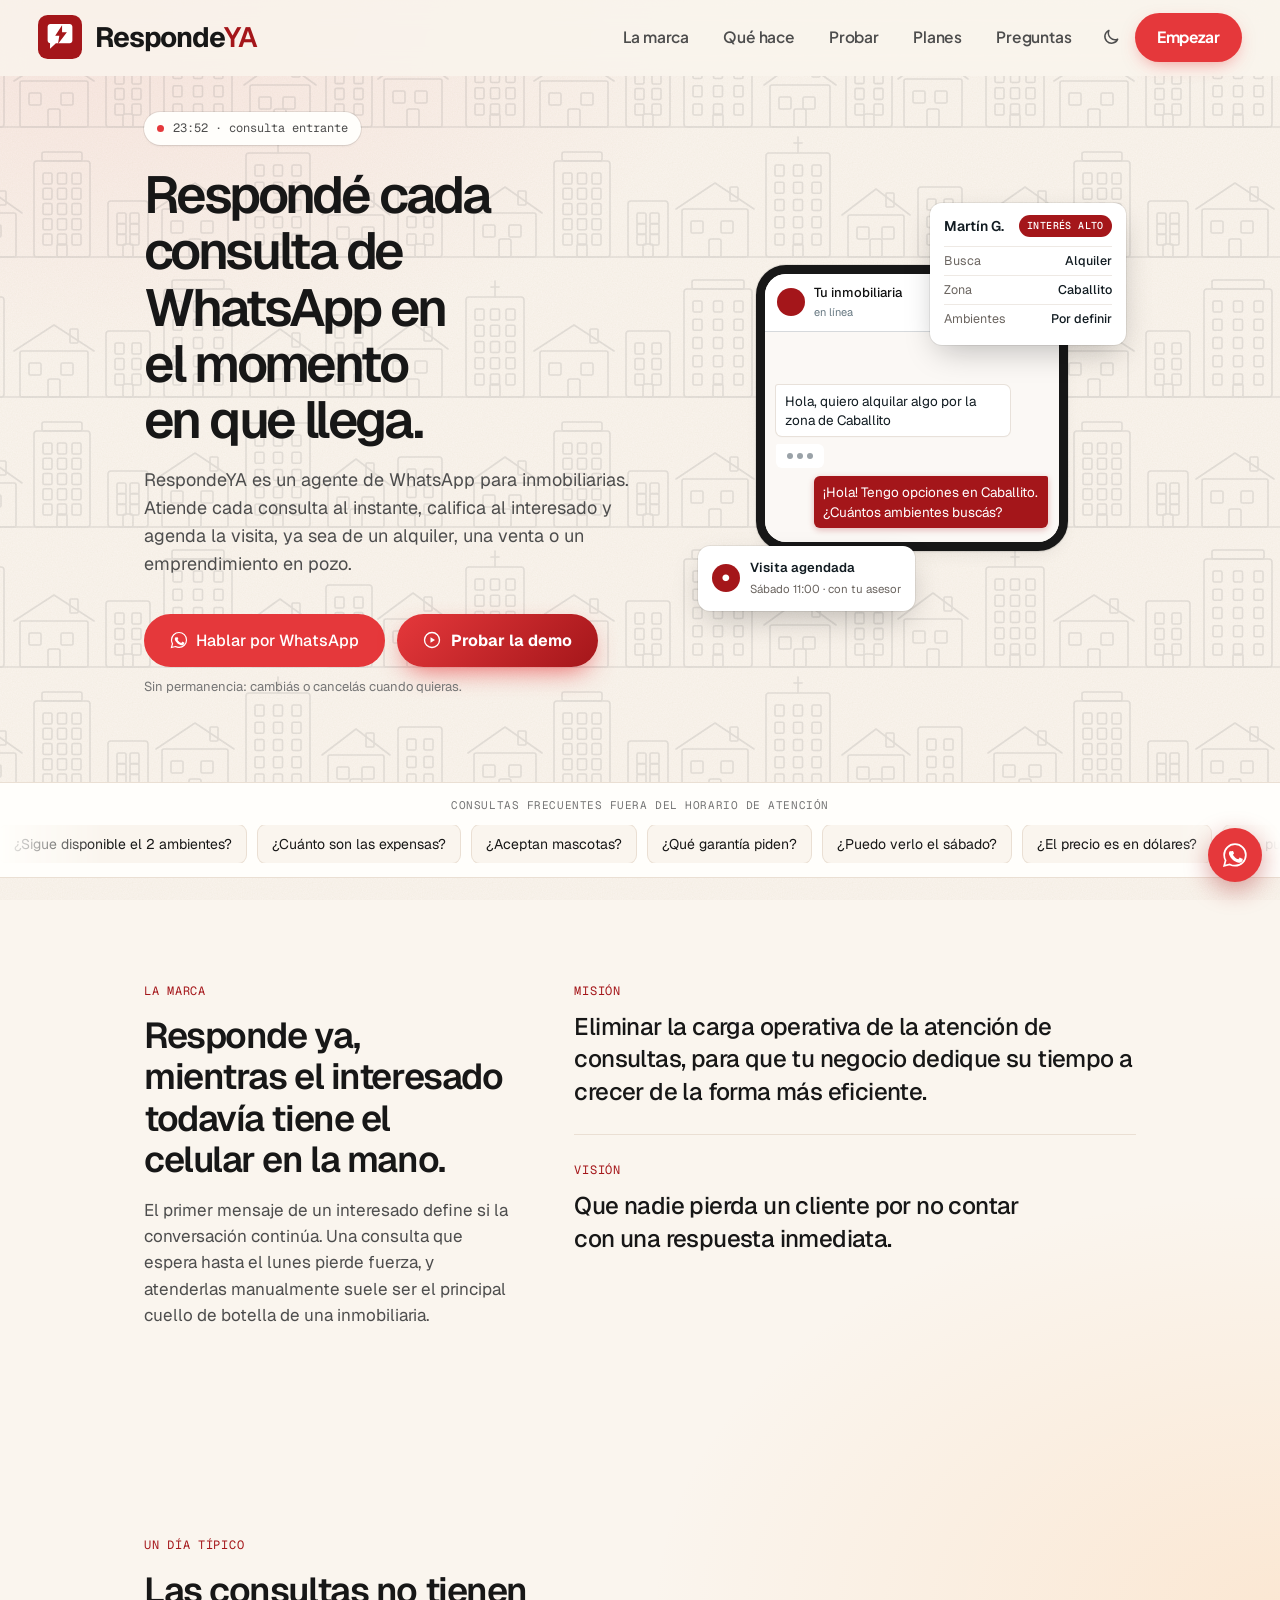
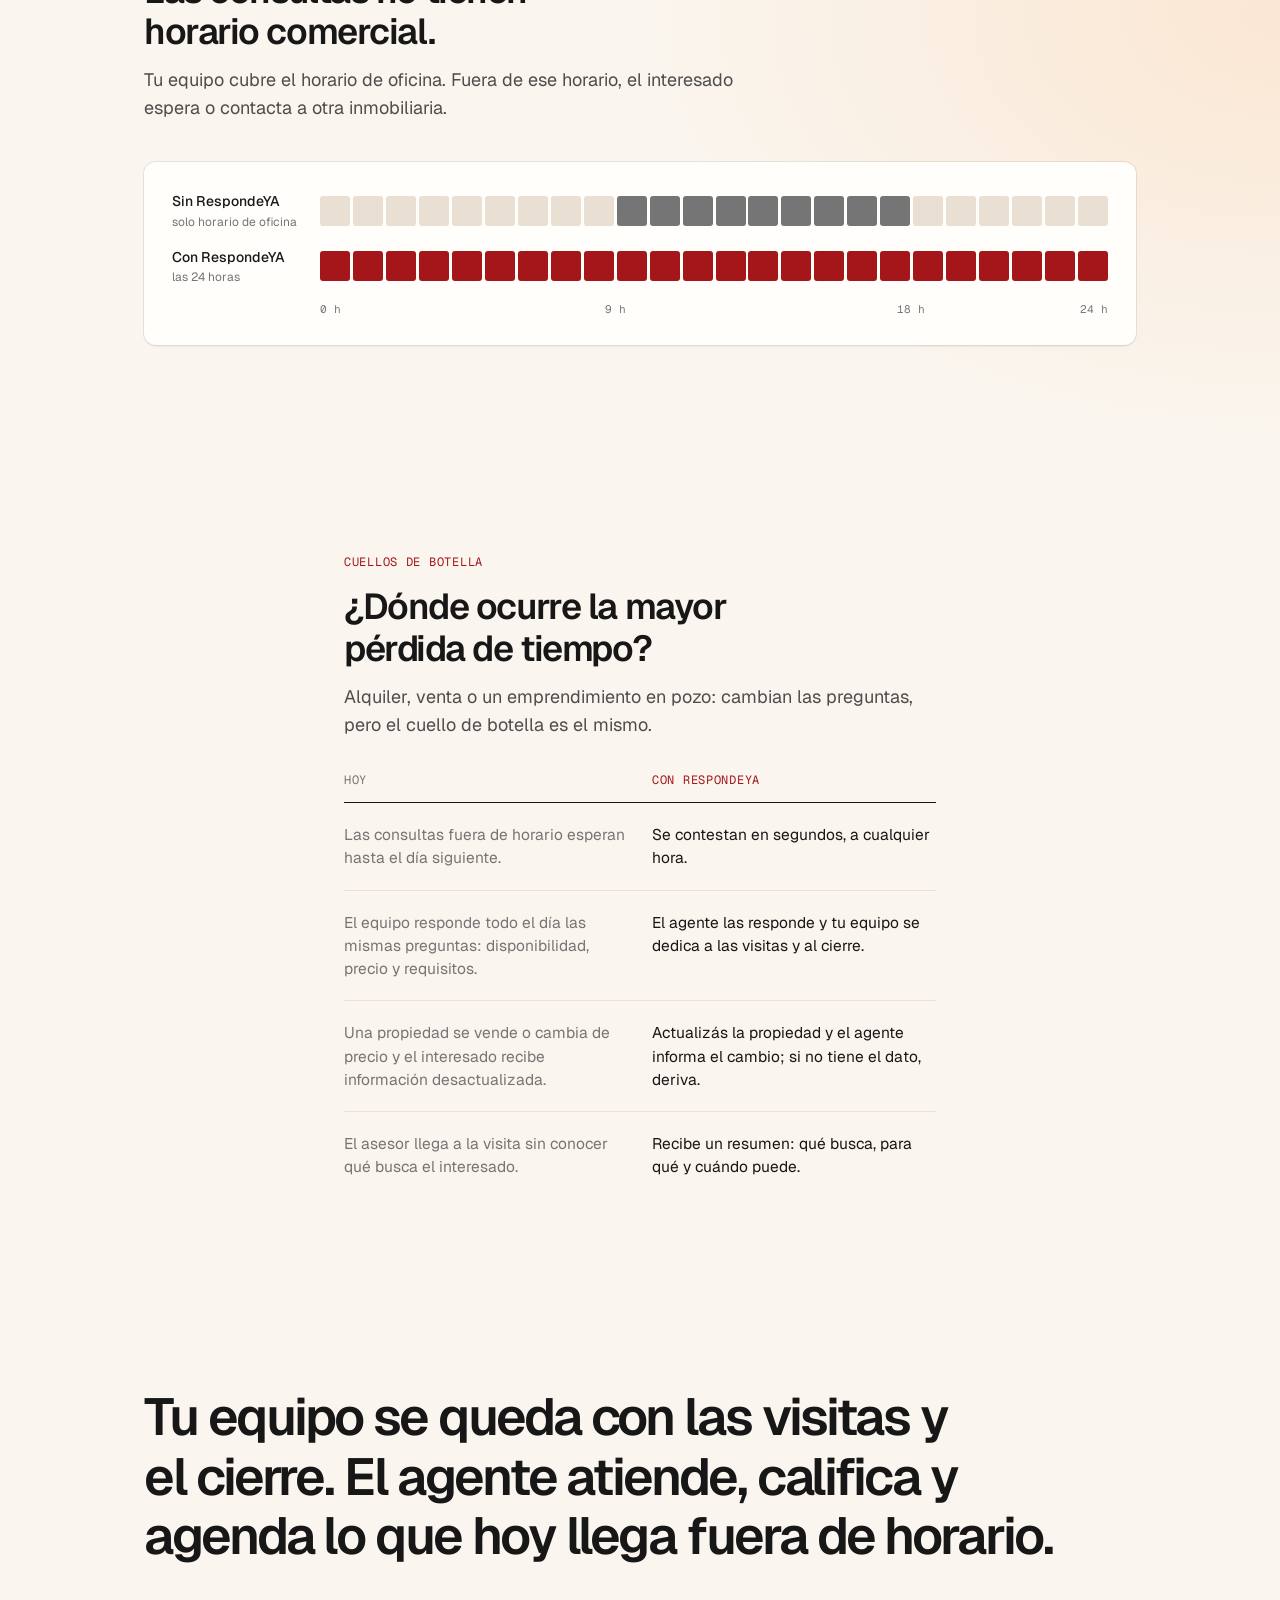
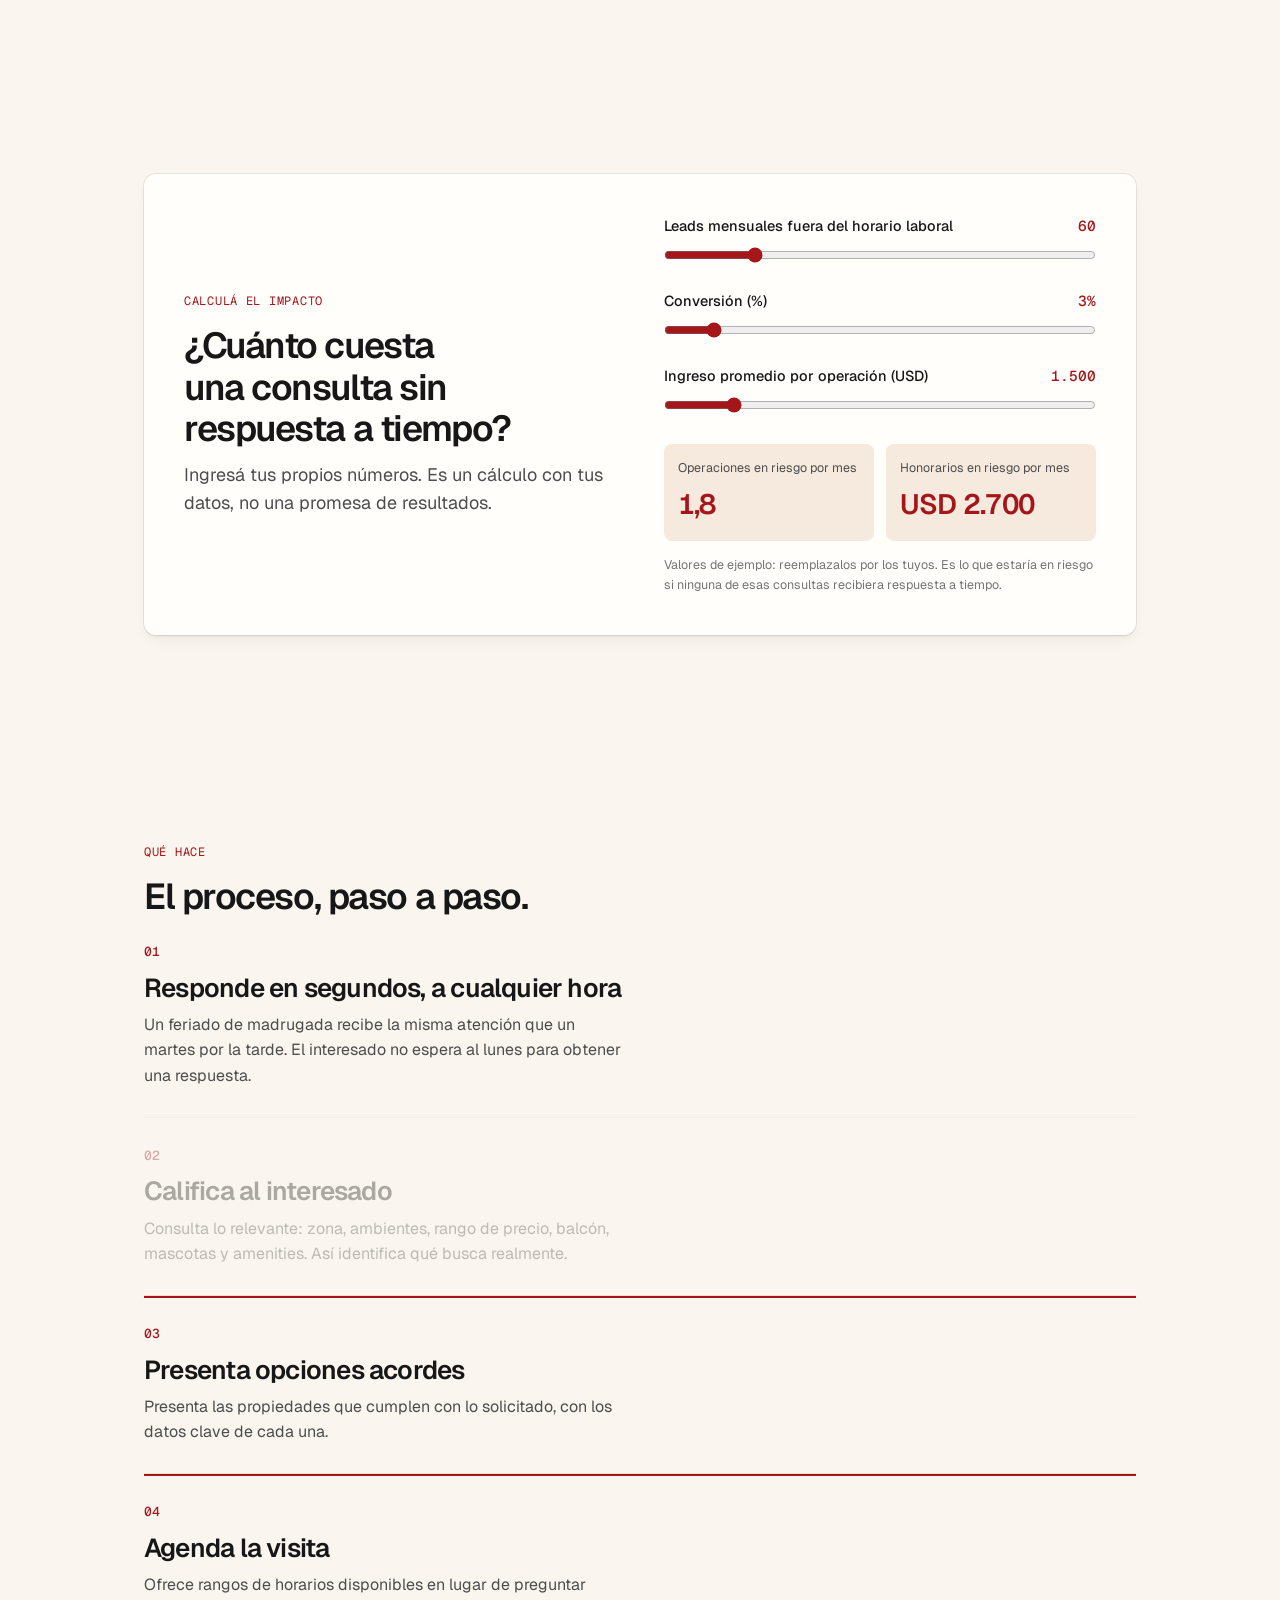
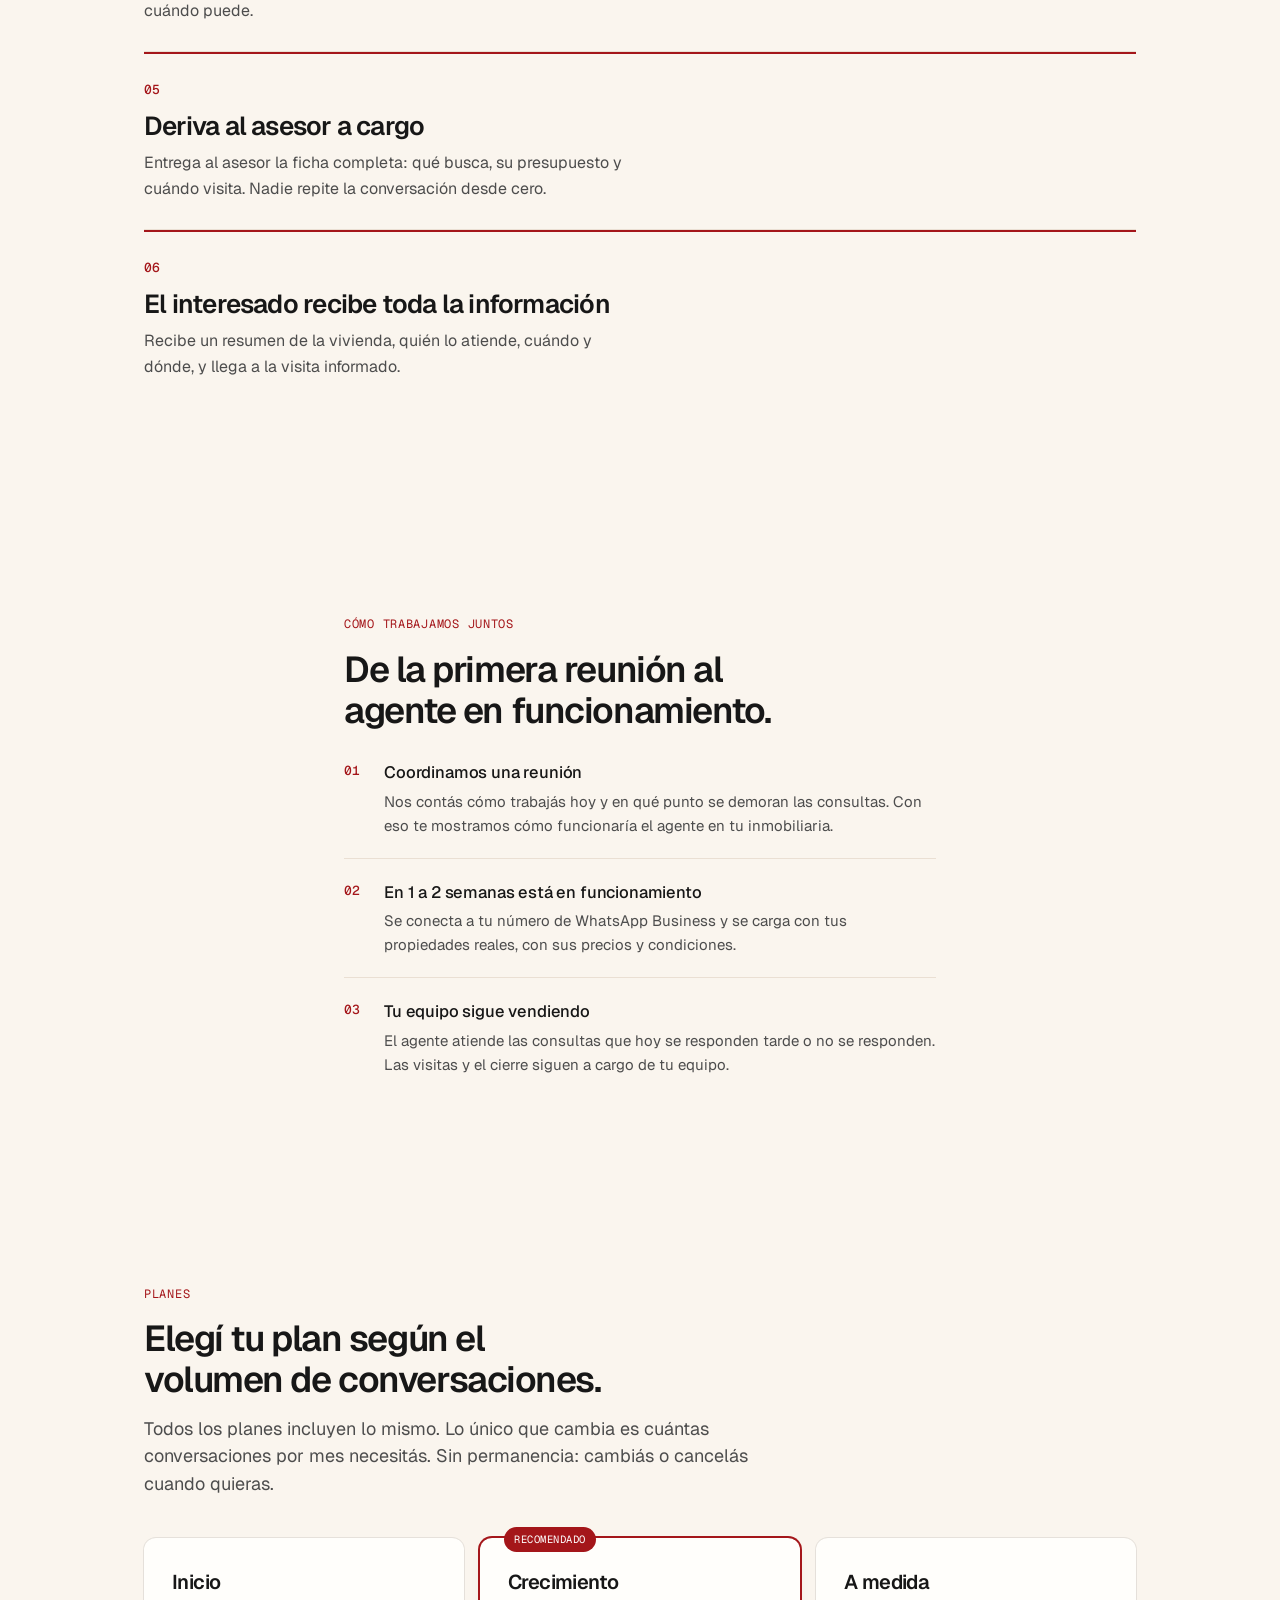
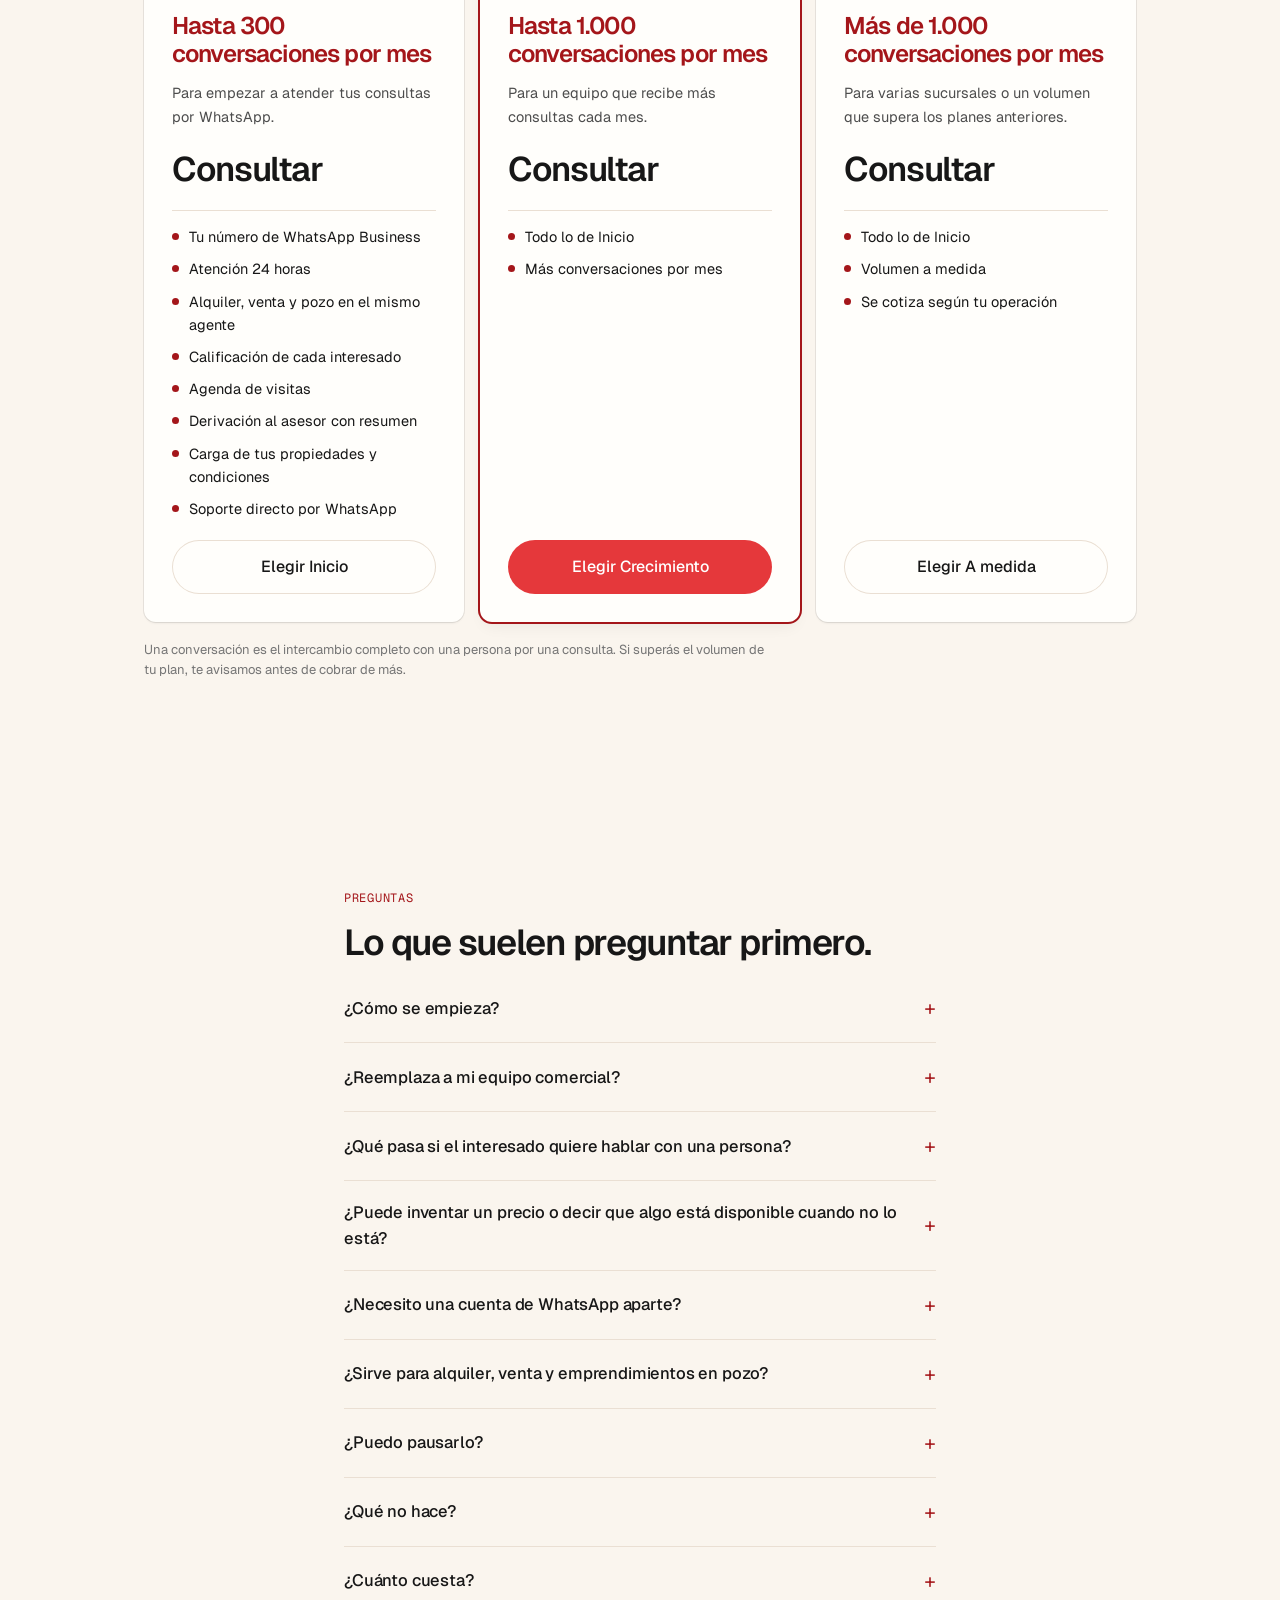
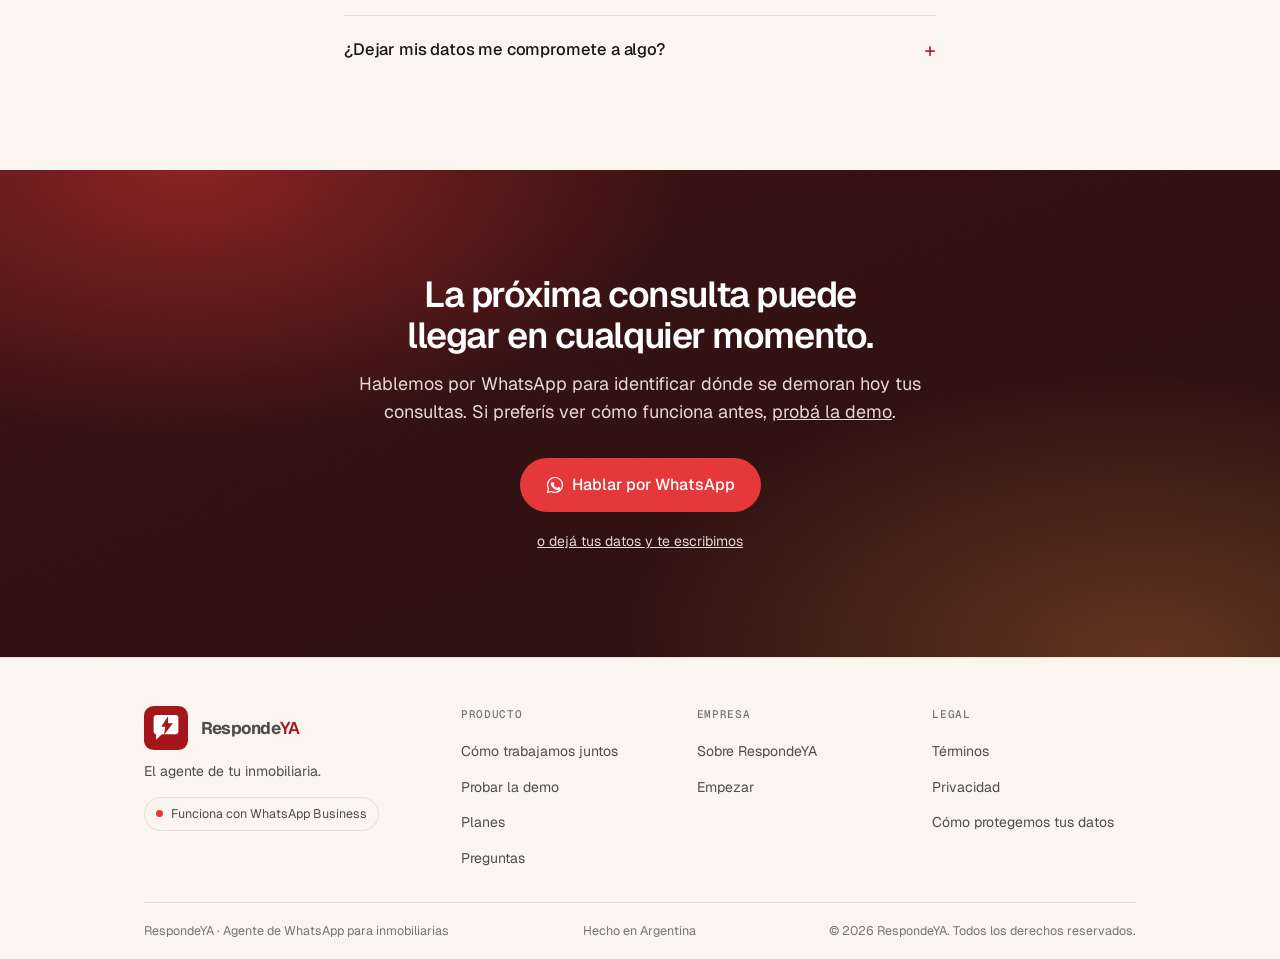
<file: index.html>
<!DOCTYPE html>
<html lang="es-AR">
<head>
<meta charset="utf-8">
<meta name="viewport" content="width=device-width, initial-scale=1">
<title>RespondeYA — Agente de WhatsApp para inmobiliarias</title>
<meta name="description" content="Agente de WhatsApp para inmobiliarias. Atiende cada consulta cuando llega, la califica y agenda la visita, las 24 horas. Sin permanencia.">
<meta property="og:type" content="website">
<meta property="og:locale" content="es_AR">
<meta property="og:title" content="RespondeYA: agente de WhatsApp para inmobiliarias">
<meta property="og:description" content="Atiende, califica y agenda visitas las 24 horas. Sin permanencia.">
<meta property="og:image" content="https://phiiliip.github.io/responde-ya-landing/og-image.png">
<meta property="og:image:width" content="1200">
<meta property="og:image:height" content="630">
<meta name="twitter:card" content="summary_large_image">
<meta name="twitter:image" content="https://phiiliip.github.io/responde-ya-landing/og-image.png">
<link rel="preconnect" href="https://fonts.googleapis.com">
<link rel="preconnect" href="https://fonts.gstatic.com" crossorigin>
<link href="https://fonts.googleapis.com/css2?family=Geist:wght@400;500;600;700&family=Plus+Jakarta+Sans:wght@500;600;700&family=Geist+Mono:wght@400;500&display=swap" rel="stylesheet">
<link rel="icon" href="data:image/svg+xml,%3Csvg xmlns='http://www.w3.org/2000/svg' viewBox='0 0 64 64'%3E%3Crect width='64' height='64' rx='14' fill='%23A4161A'/%3E%3Cpath d='M14 17c0-2.2 1.8-4 4-4h28c2.2 0 4 1.8 4 4v20c0 2.2-1.8 4-4 4H26l-8.5 8v-8H18c-2.2 0-4-1.8-4-4z' fill='%23fff'/%3E%3Cpath d='M35 15 25 30h6l-2 12 13-17h-7z' fill='%23A4161A'/%3E%3C/svg%3E">
<script src="theme.js"></script>
<style>
  :root{
    --brand:#A4161A;
    --accent:#E5383B;
    --mark:#A4161A;
    --ink:#171717;
    --canvas:#FFFEFB;
    --canvas-soft:#FAF5EE;
    --body-c:#4D4D4D;
    --mute:#757575;
    --hairline:#EADFD3;
    --paper:#F6E9DD;
    --grain:url("data:image/svg+xml,%3Csvg xmlns='http://www.w3.org/2000/svg' width='180' height='180'%3E%3Cfilter id='n'%3E%3CfeTurbulence type='fractalNoise' baseFrequency='.8' numOctaves='2' stitchTiles='stitch'/%3E%3CfeColorMatrix values='0 0 0 0 .45 0 0 0 0 .27 0 0 0 0 .15 0 0 0 .55 0'/%3E%3C/filter%3E%3Crect width='180' height='180' filter='url(%23n)' opacity='.16'/%3E%3C/svg%3E");
    --glow:radial-gradient(900px 520px at 8% 0%,rgba(229,56,59,.08),transparent 70%),radial-gradient(900px 600px at 100% 18%,rgba(255,176,102,.20),transparent 70%),radial-gradient(1000px 700px at 30% 100%,rgba(255,196,140,.16),transparent 70%);

    --font: Geist, Inter, system-ui, -apple-system, "Segoe UI", Roboto, sans-serif;
    --font-mono: "Geist Mono", ui-monospace, SFMono-Regular, Menlo, Monaco, monospace;

    --r-sm:6px; --r-md:8px; --r-lg:12px; --r-pill:100px; --r-full:9999px;

    --sh-2: 0 1px 1px rgba(0,0,0,.02), 0 2px 2px rgba(0,0,0,.04), 0 0 0 1px rgba(0,0,0,.08);
    --sh-3: 0 2px 2px rgba(0,0,0,.04), 0 8px 8px -8px rgba(0,0,0,.04), 0 0 0 1px rgba(0,0,0,.08);
    --sh-4: 0 2px 2px rgba(0,0,0,.04), 0 8px 16px -4px rgba(0,0,0,.06), 0 0 0 1px rgba(0,0,0,.08);

    --ease: cubic-bezier(.16,1,.3,1);
    --nav-h: 64px;

    font-family: var(--font);
  }
  @media (prefers-color-scheme: dark){
    :root:not([data-theme="light"]){
      --ink:#F5F3F2; --canvas:#161414; --canvas-soft:#0E0C0C; --mark:#E5383B;
      --body-c:#B3ABAB; --mute:#9A9191; --hairline:#2C2626; --paper:#241C1C; --grain:none; --glow:radial-gradient(900px 520px at 8% 0%,rgba(229,56,59,.10),transparent 70%),radial-gradient(900px 600px at 100% 30%,rgba(229,56,59,.05),transparent 70%);
      --sh-2: 0 1px 1px rgba(0,0,0,.3), 0 2px 2px rgba(0,0,0,.3), 0 0 0 1px rgba(255,255,255,.08);
      --sh-3: 0 2px 2px rgba(0,0,0,.3), 0 8px 8px -8px rgba(0,0,0,.3), 0 0 0 1px rgba(255,255,255,.08);
      --sh-4: 0 2px 2px rgba(0,0,0,.3), 0 8px 16px -4px rgba(0,0,0,.3), 0 0 0 1px rgba(255,255,255,.08);
    }
  }
  :root[data-theme="dark"]{
    --ink:#F5F3F2; --canvas:#161414; --canvas-soft:#0E0C0C; --mark:#E5383B;
    --body-c:#B3ABAB; --mute:#9A9191; --hairline:#2C2626; --paper:#241C1C; --grain:none; --glow:radial-gradient(900px 520px at 8% 0%,rgba(229,56,59,.10),transparent 70%),radial-gradient(900px 600px at 100% 30%,rgba(229,56,59,.05),transparent 70%);
    --sh-2: 0 1px 1px rgba(0,0,0,.3), 0 2px 2px rgba(0,0,0,.3), 0 0 0 1px rgba(255,255,255,.08);
    --sh-3: 0 2px 2px rgba(0,0,0,.3), 0 8px 8px -8px rgba(0,0,0,.3), 0 0 0 1px rgba(255,255,255,.08);
    --sh-4: 0 2px 2px rgba(0,0,0,.3), 0 8px 16px -4px rgba(0,0,0,.3), 0 0 0 1px rgba(255,255,255,.08);
  }

  *{box-sizing:border-box;margin:0;padding:0}
  html{-webkit-text-size-adjust:100%;scroll-behavior:smooth}
  body{background:var(--glow),var(--grain),var(--canvas-soft);background-attachment:fixed,scroll,scroll;color:var(--ink);line-height:1.6;-webkit-font-smoothing:antialiased;overflow-x:hidden}
  img,svg{max-width:100%;display:block}
  a{color:inherit}
  ::selection{background:var(--ink);color:var(--canvas)}
  section[id]{scroll-margin-top:calc(var(--nav-h) + 8px)}

  .measure{max-width:640px;margin:0 auto;padding-inline:24px;position:relative}
  .wide{max-width:1040px;margin:0 auto;padding-inline:24px;position:relative}
  section{padding-block:64px}
  section.roomy{padding-block:104px}
  @media(max-width:640px){section{padding-block:48px}section.roomy{padding-block:68px}}

  h1,h2{text-wrap:balance}
  h1{font-size:clamp(30px,5.4vw,52px);font-weight:600;line-height:1.08;letter-spacing:-0.05em}
  h2{font-size:clamp(24px,3.4vw,36px);font-weight:600;line-height:1.15;letter-spacing:-0.04em}
  p{font-size:16px}
  .lede{font-size:18px;color:var(--body-c);max-width:54ch;line-height:1.55}
  .eyebrow{display:block;font-family:var(--font-mono);font-size:12px;text-transform:uppercase;letter-spacing:.06em;color:var(--mark);margin-bottom:14px}

  /* ---------- Movimiento ---------- */
  .reveal{opacity:0;transform:translateY(24px);transition:opacity .85s var(--ease), transform .85s var(--ease)}
  .reveal.is-visible{opacity:1;transform:none}
  .reveal-group > .reveal:nth-child(1){transition-delay:0s}
  .reveal-group > .reveal:nth-child(2){transition-delay:.1s}
  .reveal-group > .reveal:nth-child(3){transition-delay:.2s}
  .reveal-group > .reveal:nth-child(4){transition-delay:.3s}
  .reveal-group > .reveal:nth-child(5){transition-delay:.4s}

  @keyframes heroIn{from{opacity:0;transform:translateY(16px)}to{opacity:1;transform:none}}
  .hero h1{animation:heroIn .8s var(--ease) .08s both}
  .hero .lede{animation:heroIn .8s var(--ease) .18s both}
  .hero .caption{animation:heroIn .8s var(--ease) .26s both}
  .hero .cta{animation:heroIn .8s var(--ease) .34s both}
  .hero .cta-note{animation:heroIn .8s var(--ease) .42s both}
  .hero .stamp{animation:heroIn .8s var(--ease) 0s both}

  @media (prefers-reduced-motion: reduce){
    html{scroll-behavior:auto}
    *, *::before, *::after{
      animation-duration:.01ms !important; animation-delay:0s !important;
      animation-iteration-count:1 !important; transition-duration:.01ms !important;
    }
    .reveal{opacity:1 !important;transform:none !important}
    .msg,.dots{opacity:1 !important;transform:none !important}
    .dots{display:none}
    /* La cinta de preguntas se mueve igual, despacio: es un pedido explícito y se frena al pasar el mouse. */
    .ticker-track{animation-duration:90s !important;animation-iteration-count:infinite !important}
  }

  /* ---------- Progreso de scroll ---------- */
  .progress{position:fixed;top:0;left:0;right:0;height:2px;background:var(--accent);transform:scaleX(0);transform-origin:left;z-index:60;pointer-events:none}

  /* ---------- Navegación ---------- */
  .nav{
    position:sticky;top:0;z-index:50;height:var(--nav-h);
    background:var(--canvas-soft);
    border-bottom:1px solid transparent;transition:border-color .3s ease, background .3s ease;
  }
  @supports (backdrop-filter: blur(10px)){
    .nav{background:color-mix(in srgb, var(--canvas-soft) 78%, transparent);backdrop-filter:blur(12px);-webkit-backdrop-filter:blur(12px)}
  }
  .nav.scrolled{border-bottom-color:var(--hairline)}
  .nav .wide{height:100%;display:flex;align-items:center;justify-content:space-between;gap:20px}
  .brandlink{display:flex;align-items:center;gap:11px;text-decoration:none}
  .brandlink .iso{width:30px;height:30px;flex:0 0 30px}
  .brandlink .word{font-size:17px;font-weight:600;letter-spacing:-0.03em}
  .brandlink .word b{color:var(--mark);font-weight:600}
  .navlinks{display:flex;gap:6px;align-items:center}
  .navlinks a{font-size:14px;color:var(--body-c);text-decoration:none;padding:8px 12px;border-radius:var(--r-full);transition:background .2s ease,color .2s ease}
  .navlinks a:hover{background:var(--hairline);color:var(--ink)}
  .navcta{white-space:nowrap;
    font-size:14px;font-weight:500;color:#fff !important;background:var(--accent);padding:9px 16px !important;border-radius:var(--r-pill);
  }
  .navcta:hover{background:var(--brand) !important;color:#fff !important}
  @media(max-width:820px){.navlinks a:not(.navcta){display:none}}

  /* ---------- Hero ---------- */
  .hero{padding-block:36px 84px;position:relative;overflow:hidden}
  .hero .grid{display:grid;grid-template-columns:1.05fr 0.95fr;gap:48px;align-items:center;position:relative;z-index:1}
  @media(max-width:900px){.hero .grid{grid-template-columns:1fr;gap:40px}}
  .stamp{
    display:inline-flex;align-items:center;gap:9px;font-family:var(--font-mono);font-size:12px;color:var(--body-c);
    padding:7px 13px;border-radius:var(--r-pill);background:var(--canvas);box-shadow:var(--sh-2);margin-bottom:22px;
  }
  .stamp i{width:7px;height:7px;border-radius:var(--r-full);background:var(--accent);animation:pulse 2s ease-in-out infinite}
  @keyframes pulse{0%,100%{box-shadow:0 0 0 0 rgba(229,56,59,.55)}50%{box-shadow:0 0 0 7px rgba(229,56,59,0)}}
  .hero h1{margin-bottom:18px}
  .hero .lede{margin-bottom:12px}
  .hero .caption{font-family:var(--font-mono);font-size:12px;color:var(--mute);text-transform:uppercase;letter-spacing:0}

  .cta{
    display:inline-flex;align-items:center;gap:8px;margin-top:24px;
    background:var(--accent);color:#fff;font-weight:500;font-size:16px;
    padding:14px 26px;border-radius:var(--r-pill);text-decoration:none;border:none;cursor:pointer;
    font-family:var(--font);transition:transform .15s ease, box-shadow .15s ease;
  }
  .cta:hover{transform:translateY(-1px);box-shadow:0 8px 20px rgba(164,22,26,.28)}
  .cta:active{transform:scale(.96)}
  .cta:focus-visible,.navlinks a:focus-visible,.brandlink:focus-visible{outline:3px solid var(--brand);outline-offset:3px}
  .cta svg{width:18px;height:18px;flex:0 0 18px}
  .cta-note{margin-top:10px;font-size:13px;color:var(--mute)}

  /* ---------- Fondo decorativo: edificios y casas ---------- */
  .night-grid{
    position:absolute;inset:-10% -5%;z-index:0;pointer-events:none;will-change:transform;
    background:var(--mute);opacity:.17;
    -webkit-mask-image:url("data:image/svg+xml,%3Csvg xmlns=%22http://www.w3.org/2000/svg%22 width=%22520%22 height=%22270%22 viewBox=%220 0 520 270%22 fill=%22none%22 stroke=%22%23000%22 stroke-width=%221.6%22 stroke-linecap=%22round%22 stroke-linejoin=%22round%22%3E%3Crect x=%2210%22 y=%2222%22 width=%2258%22 height=%22100%22 rx=%223%22/%3E%3Crect x=%2219%22 y=%2234%22 width=%229%22 height=%2211%22 rx=%221.5%22/%3E%3Crect x=%2219%22 y=%2250.25%22 width=%229%22 height=%2211%22 rx=%221.5%22/%3E%3Crect x=%2219%22 y=%2266.5%22 width=%229%22 height=%2211%22 rx=%221.5%22/%3E%3Crect x=%2219%22 y=%2282.75%22 width=%229%22 height=%2211%22 rx=%221.5%22/%3E%3Crect x=%2219%22 y=%2299%22 width=%229%22 height=%2211%22 rx=%221.5%22/%3E%3Crect x=%2234.5%22 y=%2234%22 width=%229%22 height=%2211%22 rx=%221.5%22/%3E%3Crect x=%2234.5%22 y=%2250.25%22 width=%229%22 height=%2211%22 rx=%221.5%22/%3E%3Crect x=%2234.5%22 y=%2266.5%22 width=%229%22 height=%2211%22 rx=%221.5%22/%3E%3Crect x=%2234.5%22 y=%2282.75%22 width=%229%22 height=%2211%22 rx=%221.5%22/%3E%3Crect x=%2234.5%22 y=%2299%22 width=%229%22 height=%2211%22 rx=%221.5%22/%3E%3Crect x=%2250%22 y=%2234%22 width=%229%22 height=%2211%22 rx=%221.5%22/%3E%3Crect x=%2250%22 y=%2250.25%22 width=%229%22 height=%2211%22 rx=%221.5%22/%3E%3Crect x=%2250%22 y=%2266.5%22 width=%229%22 height=%2211%22 rx=%221.5%22/%3E%3Crect x=%2250%22 y=%2282.75%22 width=%229%22 height=%2211%22 rx=%221.5%22/%3E%3Crect x=%2250%22 y=%2299%22 width=%229%22 height=%2211%22 rx=%221.5%22/%3E%3Cpath d=%22M39 22L39 6%22/%3E%3Cpath d=%22M35 12L43 12%22/%3E%3Crect x=%2234%22 y=%22109%22 width=%2210%22 height=%2213%22 rx=%222%22/%3E%3Crect x=%2284%22 y=%2276%22 width=%2268%22 height=%2246%22 rx=%222%22/%3E%3Cpath d=%22M78 76L118 50L158 76%22/%3E%3Crect x=%22134%22 y=%2254%22 width=%228%22 height=%2214%22 rx=%221%22/%3E%3Crect x=%2293%22 y=%2288%22 width=%2212%22 height=%2212%22 rx=%221.5%22/%3E%3Crect x=%22125%22 y=%2288%22 width=%2212%22 height=%2212%22 rx=%221.5%22/%3E%3Crect x=%22112%22 y=%22104%22 width=%2212%22 height=%2218%22 rx=%222%22/%3E%3Crect x=%22170%22 y=%2256%22 width=%2244%22 height=%2266%22 rx=%223%22/%3E%3Crect x=%22179%22 y=%2268%22 width=%229%22 height=%2211%22 rx=%221.5%22/%3E%3Crect x=%22179%22 y=%2283.5%22 width=%229%22 height=%2211%22 rx=%221.5%22/%3E%3Crect x=%22179%22 y=%2299%22 width=%229%22 height=%2211%22 rx=%221.5%22/%3E%3Crect x=%22196%22 y=%2268%22 width=%229%22 height=%2211%22 rx=%221.5%22/%3E%3Crect x=%22196%22 y=%2283.5%22 width=%229%22 height=%2211%22 rx=%221.5%22/%3E%3Crect x=%22196%22 y=%2299%22 width=%229%22 height=%2211%22 rx=%221.5%22/%3E%3Crect x=%22187%22 y=%22109%22 width=%2210%22 height=%2213%22 rx=%222%22/%3E%3Crect x=%22228%22 y=%2214%22 width=%2268%22 height=%22108%22 rx=%223%22/%3E%3Crect x=%22237%22 y=%2226%22 width=%229%22 height=%2211%22 rx=%221.5%22/%3E%3Crect x=%22237%22 y=%2244.25%22 width=%229%22 height=%2211%22 rx=%221.5%22/%3E%3Crect x=%22237%22 y=%2262.5%22 width=%229%22 height=%2211%22 rx=%221.5%22/%3E%3Crect x=%22237%22 y=%2280.75%22 width=%229%22 height=%2211%22 rx=%221.5%22/%3E%3Crect x=%22237%22 y=%2299%22 width=%229%22 height=%2211%22 rx=%221.5%22/%3E%3Crect x=%22257.5%22 y=%2226%22 width=%229%22 height=%2211%22 rx=%221.5%22/%3E%3Crect x=%22257.5%22 y=%2244.25%22 width=%229%22 height=%2211%22 rx=%221.5%22/%3E%3Crect x=%22257.5%22 y=%2262.5%22 width=%229%22 height=%2211%22 rx=%221.5%22/%3E%3Crect x=%22257.5%22 y=%2280.75%22 width=%229%22 height=%2211%22 rx=%221.5%22/%3E%3Crect x=%22257.5%22 y=%2299%22 width=%229%22 height=%2211%22 rx=%221.5%22/%3E%3Crect x=%22278%22 y=%2226%22 width=%229%22 height=%2211%22 rx=%221.5%22/%3E%3Crect x=%22278%22 y=%2244.25%22 width=%229%22 height=%2211%22 rx=%221.5%22/%3E%3Crect x=%22278%22 y=%2262.5%22 width=%229%22 height=%2211%22 rx=%221.5%22/%3E%3Crect x=%22278%22 y=%2280.75%22 width=%229%22 height=%2211%22 rx=%221.5%22/%3E%3Crect x=%22278%22 y=%2299%22 width=%229%22 height=%2211%22 rx=%221.5%22/%3E%3Crect x=%22236%22 y=%225%22 width=%2252%22 height=%229%22 rx=%222%22/%3E%3Crect x=%22257%22 y=%22109%22 width=%2210%22 height=%2213%22 rx=%222%22/%3E%3Crect x=%22314%22 y=%2280%22 width=%2260%22 height=%2242%22 rx=%222%22/%3E%3Cpath d=%22M308 80L344 54L380 80%22/%3E%3Crect x=%22356%22 y=%2258%22 width=%228%22 height=%2214%22 rx=%221%22/%3E%3Crect x=%22323%22 y=%2292%22 width=%2212%22 height=%2212%22 rx=%221.5%22/%3E%3Crect x=%22347%22 y=%2292%22 width=%2212%22 height=%2212%22 rx=%221.5%22/%3E%3Crect x=%22338%22 y=%22104%22 width=%2212%22 height=%2218%22 rx=%222%22/%3E%3Crect x=%22390%22 y=%2240%22 width=%2246%22 height=%2282%22 rx=%223%22/%3E%3Crect x=%22399%22 y=%2252%22 width=%229%22 height=%2211%22 rx=%221.5%22/%3E%3Crect x=%22399%22 y=%2267.6667%22 width=%229%22 height=%2211%22 rx=%221.5%22/%3E%3Crect x=%22399%22 y=%2283.3333%22 width=%229%22 height=%2211%22 rx=%221.5%22/%3E%3Crect x=%22399%22 y=%2299%22 width=%229%22 height=%2211%22 rx=%221.5%22/%3E%3Crect x=%22418%22 y=%2252%22 width=%229%22 height=%2211%22 rx=%221.5%22/%3E%3Crect x=%22418%22 y=%2267.6667%22 width=%229%22 height=%2211%22 rx=%221.5%22/%3E%3Crect x=%22418%22 y=%2283.3333%22 width=%229%22 height=%2211%22 rx=%221.5%22/%3E%3Crect x=%22418%22 y=%2299%22 width=%229%22 height=%2211%22 rx=%221.5%22/%3E%3Crect x=%22408%22 y=%22109%22 width=%2210%22 height=%2213%22 rx=%222%22/%3E%3Crect x=%22448%22 y=%2274%22 width=%2258%22 height=%2248%22 rx=%222%22/%3E%3Cpath d=%22M442 74L477 48L512 74%22/%3E%3Crect x=%22488%22 y=%2252%22 width=%228%22 height=%2214%22 rx=%221%22/%3E%3Crect x=%22457%22 y=%2286%22 width=%2212%22 height=%2212%22 rx=%221.5%22/%3E%3Crect x=%22479%22 y=%2286%22 width=%2212%22 height=%2212%22 rx=%221.5%22/%3E%3Crect x=%22471%22 y=%22104%22 width=%2212%22 height=%2218%22 rx=%222%22/%3E%3Cpath d=%22M0 122L520 122%22/%3E%3Crect x=%2218%22 y=%22208%22 width=%2262%22 height=%2244%22 rx=%222%22/%3E%3Cpath d=%22M12 208L49 182L86 208%22/%3E%3Crect x=%2262%22 y=%22186%22 width=%228%22 height=%2214%22 rx=%221%22/%3E%3Crect x=%2227%22 y=%22220%22 width=%2212%22 height=%2212%22 rx=%221.5%22/%3E%3Crect x=%2253%22 y=%22220%22 width=%2212%22 height=%2212%22 rx=%221.5%22/%3E%3Crect x=%2243%22 y=%22234%22 width=%2212%22 height=%2218%22 rx=%222%22/%3E%3Crect x=%2298%22 y=%22156%22 width=%2256%22 height=%2296%22 rx=%223%22/%3E%3Crect x=%22107%22 y=%22168%22 width=%229%22 height=%2211%22 rx=%221.5%22/%3E%3Crect x=%22107%22 y=%22183.25%22 width=%229%22 height=%2211%22 rx=%221.5%22/%3E%3Crect x=%22107%22 y=%22198.5%22 width=%229%22 height=%2211%22 rx=%221.5%22/%3E%3Crect x=%22107%22 y=%22213.75%22 width=%229%22 height=%2211%22 rx=%221.5%22/%3E%3Crect x=%22107%22 y=%22229%22 width=%229%22 height=%2211%22 rx=%221.5%22/%3E%3Crect x=%22121.5%22 y=%22168%22 width=%229%22 height=%2211%22 rx=%221.5%22/%3E%3Crect x=%22121.5%22 y=%22183.25%22 width=%229%22 height=%2211%22 rx=%221.5%22/%3E%3Crect x=%22121.5%22 y=%22198.5%22 width=%229%22 height=%2211%22 rx=%221.5%22/%3E%3Crect x=%22121.5%22 y=%22213.75%22 width=%229%22 height=%2211%22 rx=%221.5%22/%3E%3Crect x=%22121.5%22 y=%22229%22 width=%229%22 height=%2211%22 rx=%221.5%22/%3E%3Crect x=%22136%22 y=%22168%22 width=%229%22 height=%2211%22 rx=%221.5%22/%3E%3Crect x=%22136%22 y=%22183.25%22 width=%229%22 height=%2211%22 rx=%221.5%22/%3E%3Crect x=%22136%22 y=%22198.5%22 width=%229%22 height=%2211%22 rx=%221.5%22/%3E%3Crect x=%22136%22 y=%22213.75%22 width=%229%22 height=%2211%22 rx=%221.5%22/%3E%3Crect x=%22136%22 y=%22229%22 width=%229%22 height=%2211%22 rx=%221.5%22/%3E%3Crect x=%22106%22 y=%22147%22 width=%2240%22 height=%229%22 rx=%222%22/%3E%3Crect x=%22121%22 y=%22239%22 width=%2210%22 height=%2213%22 rx=%222%22/%3E%3Crect x=%22172%22 y=%22196%22 width=%2240%22 height=%2256%22 rx=%223%22/%3E%3Crect x=%22181%22 y=%22208%22 width=%229%22 height=%2211%22 rx=%221.5%22/%3E%3Crect x=%22181%22 y=%22218.5%22 width=%229%22 height=%2211%22 rx=%221.5%22/%3E%3Crect x=%22181%22 y=%22229%22 width=%229%22 height=%2211%22 rx=%221.5%22/%3E%3Crect x=%22194%22 y=%22208%22 width=%229%22 height=%2211%22 rx=%221.5%22/%3E%3Crect x=%22194%22 y=%22218.5%22 width=%229%22 height=%2211%22 rx=%221.5%22/%3E%3Crect x=%22194%22 y=%22229%22 width=%229%22 height=%2211%22 rx=%221.5%22/%3E%3Crect x=%22187%22 y=%22239%22 width=%2210%22 height=%2213%22 rx=%222%22/%3E%3Crect x=%22226%22 y=%22204%22 width=%2266%22 height=%2248%22 rx=%222%22/%3E%3Cpath d=%22M220 204L259 178L298 204%22/%3E%3Crect x=%22274%22 y=%22182%22 width=%228%22 height=%2214%22 rx=%221%22/%3E%3Crect x=%22235%22 y=%22216%22 width=%2212%22 height=%2212%22 rx=%221.5%22/%3E%3Crect x=%22265%22 y=%22216%22 width=%2212%22 height=%2212%22 rx=%221.5%22/%3E%3Crect x=%22253%22 y=%22234%22 width=%2212%22 height=%2218%22 rx=%222%22/%3E%3Crect x=%22310%22 y=%22148%22 width=%2264%22 height=%22104%22 rx=%223%22/%3E%3Crect x=%22319%22 y=%22160%22 width=%229%22 height=%2211%22 rx=%221.5%22/%3E%3Crect x=%22319%22 y=%22177.25%22 width=%229%22 height=%2211%22 rx=%221.5%22/%3E%3Crect x=%22319%22 y=%22194.5%22 width=%229%22 height=%2211%22 rx=%221.5%22/%3E%3Crect x=%22319%22 y=%22211.75%22 width=%229%22 height=%2211%22 rx=%221.5%22/%3E%3Crect x=%22319%22 y=%22229%22 width=%229%22 height=%2211%22 rx=%221.5%22/%3E%3Crect x=%22337.5%22 y=%22160%22 width=%229%22 height=%2211%22 rx=%221.5%22/%3E%3Crect x=%22337.5%22 y=%22177.25%22 width=%229%22 height=%2211%22 rx=%221.5%22/%3E%3Crect x=%22337.5%22 y=%22194.5%22 width=%229%22 height=%2211%22 rx=%221.5%22/%3E%3Crect x=%22337.5%22 y=%22211.75%22 width=%229%22 height=%2211%22 rx=%221.5%22/%3E%3Crect x=%22337.5%22 y=%22229%22 width=%229%22 height=%2211%22 rx=%221.5%22/%3E%3Crect x=%22356%22 y=%22160%22 width=%229%22 height=%2211%22 rx=%221.5%22/%3E%3Crect x=%22356%22 y=%22177.25%22 width=%229%22 height=%2211%22 rx=%221.5%22/%3E%3Crect x=%22356%22 y=%22194.5%22 width=%229%22 height=%2211%22 rx=%221.5%22/%3E%3Crect x=%22356%22 y=%22211.75%22 width=%229%22 height=%2211%22 rx=%221.5%22/%3E%3Crect x=%22356%22 y=%22229%22 width=%229%22 height=%2211%22 rx=%221.5%22/%3E%3Cpath d=%22M342 148L342 132%22/%3E%3Cpath d=%22M338 138L346 138%22/%3E%3Crect x=%22337%22 y=%22239%22 width=%2210%22 height=%2213%22 rx=%222%22/%3E%3Crect x=%22392%22 y=%22210%22 width=%2256%22 height=%2242%22 rx=%222%22/%3E%3Cpath d=%22M386 210L420 184L454 210%22/%3E%3Crect x=%22430%22 y=%22188%22 width=%228%22 height=%2214%22 rx=%221%22/%3E%3Crect x=%22401%22 y=%22222%22 width=%2212%22 height=%2212%22 rx=%221.5%22/%3E%3Crect x=%22426%22 y=%22222%22 width=%2212%22 height=%2212%22 rx=%221.5%22/%3E%3Crect x=%22414%22 y=%22234%22 width=%2212%22 height=%2218%22 rx=%222%22/%3E%3Crect x=%22462%22 y=%22182%22 width=%2244%22 height=%2270%22 rx=%223%22/%3E%3Crect x=%22471%22 y=%22194%22 width=%229%22 height=%2211%22 rx=%221.5%22/%3E%3Crect x=%22471%22 y=%22211.5%22 width=%229%22 height=%2211%22 rx=%221.5%22/%3E%3Crect x=%22471%22 y=%22229%22 width=%229%22 height=%2211%22 rx=%221.5%22/%3E%3Crect x=%22488%22 y=%22194%22 width=%229%22 height=%2211%22 rx=%221.5%22/%3E%3Crect x=%22488%22 y=%22211.5%22 width=%229%22 height=%2211%22 rx=%221.5%22/%3E%3Crect x=%22488%22 y=%22229%22 width=%229%22 height=%2211%22 rx=%221.5%22/%3E%3Crect x=%22479%22 y=%22239%22 width=%2210%22 height=%2213%22 rx=%222%22/%3E%3Cpath d=%22M0 252L520 252%22/%3E%3C/svg%3E");mask-image:url("data:image/svg+xml,%3Csvg xmlns=%22http://www.w3.org/2000/svg%22 width=%22520%22 height=%22270%22 viewBox=%220 0 520 270%22 fill=%22none%22 stroke=%22%23000%22 stroke-width=%221.6%22 stroke-linecap=%22round%22 stroke-linejoin=%22round%22%3E%3Crect x=%2210%22 y=%2222%22 width=%2258%22 height=%22100%22 rx=%223%22/%3E%3Crect x=%2219%22 y=%2234%22 width=%229%22 height=%2211%22 rx=%221.5%22/%3E%3Crect x=%2219%22 y=%2250.25%22 width=%229%22 height=%2211%22 rx=%221.5%22/%3E%3Crect x=%2219%22 y=%2266.5%22 width=%229%22 height=%2211%22 rx=%221.5%22/%3E%3Crect x=%2219%22 y=%2282.75%22 width=%229%22 height=%2211%22 rx=%221.5%22/%3E%3Crect x=%2219%22 y=%2299%22 width=%229%22 height=%2211%22 rx=%221.5%22/%3E%3Crect x=%2234.5%22 y=%2234%22 width=%229%22 height=%2211%22 rx=%221.5%22/%3E%3Crect x=%2234.5%22 y=%2250.25%22 width=%229%22 height=%2211%22 rx=%221.5%22/%3E%3Crect x=%2234.5%22 y=%2266.5%22 width=%229%22 height=%2211%22 rx=%221.5%22/%3E%3Crect x=%2234.5%22 y=%2282.75%22 width=%229%22 height=%2211%22 rx=%221.5%22/%3E%3Crect x=%2234.5%22 y=%2299%22 width=%229%22 height=%2211%22 rx=%221.5%22/%3E%3Crect x=%2250%22 y=%2234%22 width=%229%22 height=%2211%22 rx=%221.5%22/%3E%3Crect x=%2250%22 y=%2250.25%22 width=%229%22 height=%2211%22 rx=%221.5%22/%3E%3Crect x=%2250%22 y=%2266.5%22 width=%229%22 height=%2211%22 rx=%221.5%22/%3E%3Crect x=%2250%22 y=%2282.75%22 width=%229%22 height=%2211%22 rx=%221.5%22/%3E%3Crect x=%2250%22 y=%2299%22 width=%229%22 height=%2211%22 rx=%221.5%22/%3E%3Cpath d=%22M39 22L39 6%22/%3E%3Cpath d=%22M35 12L43 12%22/%3E%3Crect x=%2234%22 y=%22109%22 width=%2210%22 height=%2213%22 rx=%222%22/%3E%3Crect x=%2284%22 y=%2276%22 width=%2268%22 height=%2246%22 rx=%222%22/%3E%3Cpath d=%22M78 76L118 50L158 76%22/%3E%3Crect x=%22134%22 y=%2254%22 width=%228%22 height=%2214%22 rx=%221%22/%3E%3Crect x=%2293%22 y=%2288%22 width=%2212%22 height=%2212%22 rx=%221.5%22/%3E%3Crect x=%22125%22 y=%2288%22 width=%2212%22 height=%2212%22 rx=%221.5%22/%3E%3Crect x=%22112%22 y=%22104%22 width=%2212%22 height=%2218%22 rx=%222%22/%3E%3Crect x=%22170%22 y=%2256%22 width=%2244%22 height=%2266%22 rx=%223%22/%3E%3Crect x=%22179%22 y=%2268%22 width=%229%22 height=%2211%22 rx=%221.5%22/%3E%3Crect x=%22179%22 y=%2283.5%22 width=%229%22 height=%2211%22 rx=%221.5%22/%3E%3Crect x=%22179%22 y=%2299%22 width=%229%22 height=%2211%22 rx=%221.5%22/%3E%3Crect x=%22196%22 y=%2268%22 width=%229%22 height=%2211%22 rx=%221.5%22/%3E%3Crect x=%22196%22 y=%2283.5%22 width=%229%22 height=%2211%22 rx=%221.5%22/%3E%3Crect x=%22196%22 y=%2299%22 width=%229%22 height=%2211%22 rx=%221.5%22/%3E%3Crect x=%22187%22 y=%22109%22 width=%2210%22 height=%2213%22 rx=%222%22/%3E%3Crect x=%22228%22 y=%2214%22 width=%2268%22 height=%22108%22 rx=%223%22/%3E%3Crect x=%22237%22 y=%2226%22 width=%229%22 height=%2211%22 rx=%221.5%22/%3E%3Crect x=%22237%22 y=%2244.25%22 width=%229%22 height=%2211%22 rx=%221.5%22/%3E%3Crect x=%22237%22 y=%2262.5%22 width=%229%22 height=%2211%22 rx=%221.5%22/%3E%3Crect x=%22237%22 y=%2280.75%22 width=%229%22 height=%2211%22 rx=%221.5%22/%3E%3Crect x=%22237%22 y=%2299%22 width=%229%22 height=%2211%22 rx=%221.5%22/%3E%3Crect x=%22257.5%22 y=%2226%22 width=%229%22 height=%2211%22 rx=%221.5%22/%3E%3Crect x=%22257.5%22 y=%2244.25%22 width=%229%22 height=%2211%22 rx=%221.5%22/%3E%3Crect x=%22257.5%22 y=%2262.5%22 width=%229%22 height=%2211%22 rx=%221.5%22/%3E%3Crect x=%22257.5%22 y=%2280.75%22 width=%229%22 height=%2211%22 rx=%221.5%22/%3E%3Crect x=%22257.5%22 y=%2299%22 width=%229%22 height=%2211%22 rx=%221.5%22/%3E%3Crect x=%22278%22 y=%2226%22 width=%229%22 height=%2211%22 rx=%221.5%22/%3E%3Crect x=%22278%22 y=%2244.25%22 width=%229%22 height=%2211%22 rx=%221.5%22/%3E%3Crect x=%22278%22 y=%2262.5%22 width=%229%22 height=%2211%22 rx=%221.5%22/%3E%3Crect x=%22278%22 y=%2280.75%22 width=%229%22 height=%2211%22 rx=%221.5%22/%3E%3Crect x=%22278%22 y=%2299%22 width=%229%22 height=%2211%22 rx=%221.5%22/%3E%3Crect x=%22236%22 y=%225%22 width=%2252%22 height=%229%22 rx=%222%22/%3E%3Crect x=%22257%22 y=%22109%22 width=%2210%22 height=%2213%22 rx=%222%22/%3E%3Crect x=%22314%22 y=%2280%22 width=%2260%22 height=%2242%22 rx=%222%22/%3E%3Cpath d=%22M308 80L344 54L380 80%22/%3E%3Crect x=%22356%22 y=%2258%22 width=%228%22 height=%2214%22 rx=%221%22/%3E%3Crect x=%22323%22 y=%2292%22 width=%2212%22 height=%2212%22 rx=%221.5%22/%3E%3Crect x=%22347%22 y=%2292%22 width=%2212%22 height=%2212%22 rx=%221.5%22/%3E%3Crect x=%22338%22 y=%22104%22 width=%2212%22 height=%2218%22 rx=%222%22/%3E%3Crect x=%22390%22 y=%2240%22 width=%2246%22 height=%2282%22 rx=%223%22/%3E%3Crect x=%22399%22 y=%2252%22 width=%229%22 height=%2211%22 rx=%221.5%22/%3E%3Crect x=%22399%22 y=%2267.6667%22 width=%229%22 height=%2211%22 rx=%221.5%22/%3E%3Crect x=%22399%22 y=%2283.3333%22 width=%229%22 height=%2211%22 rx=%221.5%22/%3E%3Crect x=%22399%22 y=%2299%22 width=%229%22 height=%2211%22 rx=%221.5%22/%3E%3Crect x=%22418%22 y=%2252%22 width=%229%22 height=%2211%22 rx=%221.5%22/%3E%3Crect x=%22418%22 y=%2267.6667%22 width=%229%22 height=%2211%22 rx=%221.5%22/%3E%3Crect x=%22418%22 y=%2283.3333%22 width=%229%22 height=%2211%22 rx=%221.5%22/%3E%3Crect x=%22418%22 y=%2299%22 width=%229%22 height=%2211%22 rx=%221.5%22/%3E%3Crect x=%22408%22 y=%22109%22 width=%2210%22 height=%2213%22 rx=%222%22/%3E%3Crect x=%22448%22 y=%2274%22 width=%2258%22 height=%2248%22 rx=%222%22/%3E%3Cpath d=%22M442 74L477 48L512 74%22/%3E%3Crect x=%22488%22 y=%2252%22 width=%228%22 height=%2214%22 rx=%221%22/%3E%3Crect x=%22457%22 y=%2286%22 width=%2212%22 height=%2212%22 rx=%221.5%22/%3E%3Crect x=%22479%22 y=%2286%22 width=%2212%22 height=%2212%22 rx=%221.5%22/%3E%3Crect x=%22471%22 y=%22104%22 width=%2212%22 height=%2218%22 rx=%222%22/%3E%3Cpath d=%22M0 122L520 122%22/%3E%3Crect x=%2218%22 y=%22208%22 width=%2262%22 height=%2244%22 rx=%222%22/%3E%3Cpath d=%22M12 208L49 182L86 208%22/%3E%3Crect x=%2262%22 y=%22186%22 width=%228%22 height=%2214%22 rx=%221%22/%3E%3Crect x=%2227%22 y=%22220%22 width=%2212%22 height=%2212%22 rx=%221.5%22/%3E%3Crect x=%2253%22 y=%22220%22 width=%2212%22 height=%2212%22 rx=%221.5%22/%3E%3Crect x=%2243%22 y=%22234%22 width=%2212%22 height=%2218%22 rx=%222%22/%3E%3Crect x=%2298%22 y=%22156%22 width=%2256%22 height=%2296%22 rx=%223%22/%3E%3Crect x=%22107%22 y=%22168%22 width=%229%22 height=%2211%22 rx=%221.5%22/%3E%3Crect x=%22107%22 y=%22183.25%22 width=%229%22 height=%2211%22 rx=%221.5%22/%3E%3Crect x=%22107%22 y=%22198.5%22 width=%229%22 height=%2211%22 rx=%221.5%22/%3E%3Crect x=%22107%22 y=%22213.75%22 width=%229%22 height=%2211%22 rx=%221.5%22/%3E%3Crect x=%22107%22 y=%22229%22 width=%229%22 height=%2211%22 rx=%221.5%22/%3E%3Crect x=%22121.5%22 y=%22168%22 width=%229%22 height=%2211%22 rx=%221.5%22/%3E%3Crect x=%22121.5%22 y=%22183.25%22 width=%229%22 height=%2211%22 rx=%221.5%22/%3E%3Crect x=%22121.5%22 y=%22198.5%22 width=%229%22 height=%2211%22 rx=%221.5%22/%3E%3Crect x=%22121.5%22 y=%22213.75%22 width=%229%22 height=%2211%22 rx=%221.5%22/%3E%3Crect x=%22121.5%22 y=%22229%22 width=%229%22 height=%2211%22 rx=%221.5%22/%3E%3Crect x=%22136%22 y=%22168%22 width=%229%22 height=%2211%22 rx=%221.5%22/%3E%3Crect x=%22136%22 y=%22183.25%22 width=%229%22 height=%2211%22 rx=%221.5%22/%3E%3Crect x=%22136%22 y=%22198.5%22 width=%229%22 height=%2211%22 rx=%221.5%22/%3E%3Crect x=%22136%22 y=%22213.75%22 width=%229%22 height=%2211%22 rx=%221.5%22/%3E%3Crect x=%22136%22 y=%22229%22 width=%229%22 height=%2211%22 rx=%221.5%22/%3E%3Crect x=%22106%22 y=%22147%22 width=%2240%22 height=%229%22 rx=%222%22/%3E%3Crect x=%22121%22 y=%22239%22 width=%2210%22 height=%2213%22 rx=%222%22/%3E%3Crect x=%22172%22 y=%22196%22 width=%2240%22 height=%2256%22 rx=%223%22/%3E%3Crect x=%22181%22 y=%22208%22 width=%229%22 height=%2211%22 rx=%221.5%22/%3E%3Crect x=%22181%22 y=%22218.5%22 width=%229%22 height=%2211%22 rx=%221.5%22/%3E%3Crect x=%22181%22 y=%22229%22 width=%229%22 height=%2211%22 rx=%221.5%22/%3E%3Crect x=%22194%22 y=%22208%22 width=%229%22 height=%2211%22 rx=%221.5%22/%3E%3Crect x=%22194%22 y=%22218.5%22 width=%229%22 height=%2211%22 rx=%221.5%22/%3E%3Crect x=%22194%22 y=%22229%22 width=%229%22 height=%2211%22 rx=%221.5%22/%3E%3Crect x=%22187%22 y=%22239%22 width=%2210%22 height=%2213%22 rx=%222%22/%3E%3Crect x=%22226%22 y=%22204%22 width=%2266%22 height=%2248%22 rx=%222%22/%3E%3Cpath d=%22M220 204L259 178L298 204%22/%3E%3Crect x=%22274%22 y=%22182%22 width=%228%22 height=%2214%22 rx=%221%22/%3E%3Crect x=%22235%22 y=%22216%22 width=%2212%22 height=%2212%22 rx=%221.5%22/%3E%3Crect x=%22265%22 y=%22216%22 width=%2212%22 height=%2212%22 rx=%221.5%22/%3E%3Crect x=%22253%22 y=%22234%22 width=%2212%22 height=%2218%22 rx=%222%22/%3E%3Crect x=%22310%22 y=%22148%22 width=%2264%22 height=%22104%22 rx=%223%22/%3E%3Crect x=%22319%22 y=%22160%22 width=%229%22 height=%2211%22 rx=%221.5%22/%3E%3Crect x=%22319%22 y=%22177.25%22 width=%229%22 height=%2211%22 rx=%221.5%22/%3E%3Crect x=%22319%22 y=%22194.5%22 width=%229%22 height=%2211%22 rx=%221.5%22/%3E%3Crect x=%22319%22 y=%22211.75%22 width=%229%22 height=%2211%22 rx=%221.5%22/%3E%3Crect x=%22319%22 y=%22229%22 width=%229%22 height=%2211%22 rx=%221.5%22/%3E%3Crect x=%22337.5%22 y=%22160%22 width=%229%22 height=%2211%22 rx=%221.5%22/%3E%3Crect x=%22337.5%22 y=%22177.25%22 width=%229%22 height=%2211%22 rx=%221.5%22/%3E%3Crect x=%22337.5%22 y=%22194.5%22 width=%229%22 height=%2211%22 rx=%221.5%22/%3E%3Crect x=%22337.5%22 y=%22211.75%22 width=%229%22 height=%2211%22 rx=%221.5%22/%3E%3Crect x=%22337.5%22 y=%22229%22 width=%229%22 height=%2211%22 rx=%221.5%22/%3E%3Crect x=%22356%22 y=%22160%22 width=%229%22 height=%2211%22 rx=%221.5%22/%3E%3Crect x=%22356%22 y=%22177.25%22 width=%229%22 height=%2211%22 rx=%221.5%22/%3E%3Crect x=%22356%22 y=%22194.5%22 width=%229%22 height=%2211%22 rx=%221.5%22/%3E%3Crect x=%22356%22 y=%22211.75%22 width=%229%22 height=%2211%22 rx=%221.5%22/%3E%3Crect x=%22356%22 y=%22229%22 width=%229%22 height=%2211%22 rx=%221.5%22/%3E%3Cpath d=%22M342 148L342 132%22/%3E%3Cpath d=%22M338 138L346 138%22/%3E%3Crect x=%22337%22 y=%22239%22 width=%2210%22 height=%2213%22 rx=%222%22/%3E%3Crect x=%22392%22 y=%22210%22 width=%2256%22 height=%2242%22 rx=%222%22/%3E%3Cpath d=%22M386 210L420 184L454 210%22/%3E%3Crect x=%22430%22 y=%22188%22 width=%228%22 height=%2214%22 rx=%221%22/%3E%3Crect x=%22401%22 y=%22222%22 width=%2212%22 height=%2212%22 rx=%221.5%22/%3E%3Crect x=%22426%22 y=%22222%22 width=%2212%22 height=%2212%22 rx=%221.5%22/%3E%3Crect x=%22414%22 y=%22234%22 width=%2212%22 height=%2218%22 rx=%222%22/%3E%3Crect x=%22462%22 y=%22182%22 width=%2244%22 height=%2270%22 rx=%223%22/%3E%3Crect x=%22471%22 y=%22194%22 width=%229%22 height=%2211%22 rx=%221.5%22/%3E%3Crect x=%22471%22 y=%22211.5%22 width=%229%22 height=%2211%22 rx=%221.5%22/%3E%3Crect x=%22471%22 y=%22229%22 width=%229%22 height=%2211%22 rx=%221.5%22/%3E%3Crect x=%22488%22 y=%22194%22 width=%229%22 height=%2211%22 rx=%221.5%22/%3E%3Crect x=%22488%22 y=%22211.5%22 width=%229%22 height=%2211%22 rx=%221.5%22/%3E%3Crect x=%22488%22 y=%22229%22 width=%229%22 height=%2211%22 rx=%221.5%22/%3E%3Crect x=%22479%22 y=%22239%22 width=%2210%22 height=%2213%22 rx=%222%22/%3E%3Cpath d=%22M0 252L520 252%22/%3E%3C/svg%3E");-webkit-mask-size:520px 270px;mask-size:520px 270px;-webkit-mask-repeat:repeat;mask-repeat:repeat;
  }
  @media(max-width:700px){.night-grid{opacity:.12;-webkit-mask-size:380px 198px;mask-size:380px 198px}}

  /* ---------- Teléfono (hero y sticky) ---------- */
  .phone-wrap{display:flex;flex-direction:column;align-items:center;gap:12px;position:relative;z-index:1}
  .phone{
    width:100%;max-width:312px;border:9px solid var(--ink);border-radius:30px;overflow:hidden;
    background:#EFE7DE;box-shadow:var(--sh-4);
  }
  .phone-head{background:#F0F2F5;padding:9px 12px;display:flex;align-items:center;gap:9px;border-bottom:1px solid #D6D9DC}
  .phone-ava{width:28px;height:28px;border-radius:var(--r-full);background:var(--brand);flex:0 0 28px}
  .phone-name{font-size:13px;font-weight:500;color:#111}
  .phone-state{font-size:11px;color:#667781}
  .phone-body{min-height:210px;padding:14px 11px;display:flex;flex-direction:column;gap:8px;justify-content:flex-end}
  .msg{
    max-width:86%;padding:7px 9px 6px;border-radius:var(--r-sm);font-size:13.5px;line-height:1.42;
    box-shadow:0 1px 1px rgba(11,11,12,.13);color:#111B21;
  }
  .msg.in{background:#fff;border-top-left-radius:2px;align-self:flex-start}
  .msg.out{background:#D9FDD3;border-top-right-radius:2px;align-self:flex-end}
  .msg .t{display:block;font-family:var(--font-mono);font-size:10px;color:#8D9499;text-align:right;margin-top:3px}
  .hero .msg{opacity:0;transform:translateY(6px)}
  .dots{align-self:flex-start;background:#fff;border-radius:var(--r-sm);border-top-left-radius:2px;padding:9px 11px;display:flex;gap:4px;opacity:0}
  .dots i{width:6px;height:6px;border-radius:var(--r-full);background:#9AA2A8;display:block}
  @keyframes rise{to{opacity:1;transform:none}}
  @keyframes fadein{to{opacity:1}}
  .anim .m1{animation:rise .35s ease forwards;animation-delay:.4s}
  .anim .d1{animation:fadein .3s ease forwards;animation-delay:1.5s}
  .anim .m2{animation:rise .35s ease forwards;animation-delay:3.3s}
  .phone-note{font-family:var(--font-mono);font-size:11px;color:var(--mute);text-transform:uppercase;text-align:center}

  /* ---------- Ticker de consultas ---------- */
  .ticker{border-block:1px solid var(--hairline);background:var(--canvas);overflow:hidden;padding-block:14px}
  .ticker-label{font-family:var(--font-mono);font-size:11px;text-transform:uppercase;letter-spacing:.05em;color:var(--mute);text-align:center;margin-bottom:10px}
  .ticker-mask{overflow:hidden;-webkit-mask-image:linear-gradient(to right,transparent,black 8%,black 92%,transparent);mask-image:linear-gradient(to right,transparent,black 8%,black 92%,transparent)}
  .ticker-track{display:flex;gap:12px;width:max-content;animation:slide 60s linear infinite}
  .ticker:hover .ticker-track{animation-play-state:paused}
  @keyframes slide{from{transform:translateX(calc(-25% - 3px))}to{transform:translateX(0)}}
  .ticker-track span{
    flex:0 0 auto;font-size:14px;color:var(--ink);padding:8px 14px;border-radius:var(--r-md);
    background:var(--canvas-soft);box-shadow:0 0 0 1px var(--hairline);white-space:nowrap;
  }

  /* ---------- La marca ---------- */
  .brand-grid{display:grid;grid-template-columns:0.8fr 1.2fr;gap:56px;align-items:start}
  @media(max-width:860px){.brand-grid{grid-template-columns:1fr;gap:32px}}
  .brand-intro{position:sticky;top:calc(var(--nav-h) + 32px)}
  @media(max-width:860px){.brand-intro{position:static}}
  .brand-intro h2{margin-bottom:16px}
  .brand-intro .lede{font-size:17px}
  .pillar{padding-block:26px;border-top:1px solid var(--hairline)}
  .pillar:first-child{border-top:none;padding-top:0}
  .pillar .eyebrow{margin-bottom:10px}
  .pillar p{font-size:clamp(19px,2.3vw,24px);line-height:1.35;letter-spacing:-0.025em;font-weight:500;color:var(--ink);max-width:30ch}
  .pillar p.long{max-width:36ch}

  /* ---------- Línea de tiempo del día ---------- */
  .day-head{max-width:640px;margin-bottom:40px}
  .day-head .lede{margin-top:14px}
  .day{background:var(--canvas);border-radius:var(--r-lg);box-shadow:var(--sh-3);padding:28px}
  @media(max-width:640px){.day{padding:20px 16px}}
  .day-row{display:grid;grid-template-columns:132px 1fr;gap:16px;align-items:center;margin-bottom:14px}
  @media(max-width:640px){.day-row{grid-template-columns:1fr;gap:6px}}
  .day-label{font-size:14px;font-weight:500}
  .day-label small{display:block;font-weight:400;color:var(--mute);font-size:12px}
  .bar{display:grid;grid-template-columns:repeat(24,1fr);gap:3px}
  .bar i{display:block;height:30px;border-radius:3px;background:var(--hairline);transform-origin:bottom}
  .bar i.on{background:var(--mute)}
  .bar.with i{background:var(--mark)}
  @keyframes grow{from{transform:scaleY(.2);opacity:.2}to{transform:none;opacity:1}}
  .day.is-visible .bar i.on,.day.is-visible .bar.with i{animation:grow .6s var(--ease) both;animation-delay:calc(var(--i) * 28ms)}
  .axis{display:grid;grid-template-columns:132px 1fr;gap:16px}
  @media(max-width:640px){.axis{grid-template-columns:1fr}}
  .axis div{display:flex;justify-content:space-between;font-family:var(--font-mono);font-size:11px;color:var(--mute)}
  .axis .ejehs{display:block;position:relative;height:16px}
  .axis .ejehs span{position:absolute;top:0;transform:translateX(-50%);white-space:nowrap}
  .axis .ejehs span:first-child{transform:none}
  .axis .ejehs span:last-child{transform:translateX(-100%)}

  /* ---------- Cuellos de botella ---------- */
  .compare-row{display:grid;grid-template-columns:1fr 1fr;gap:24px;padding-block:20px;border-bottom:1px solid var(--hairline)}
  .compare-head{display:grid;grid-template-columns:1fr 1fr;gap:24px;padding-bottom:12px;border-bottom:1px solid var(--ink);font-family:var(--font-mono);font-size:12px;text-transform:uppercase;letter-spacing:.06em}
  .compare-head span:first-child{color:var(--mute)}
  .compare-head span:last-child{color:var(--mark)}
  .compare-row:first-child{padding-top:20px}
  .compare-row:last-child{border-bottom:none;padding-bottom:0}
  @media(max-width:640px){.compare-head{display:none}.compare-row{grid-template-columns:1fr;gap:10px}.compare-col::before{content:attr(data-l);display:block;font-family:var(--font-mono);font-size:11px;text-transform:uppercase;letter-spacing:.05em;color:var(--mark);margin-bottom:4px}.compare-old::before{color:var(--mute)}}
  .compare-col{font-size:15.5px;line-height:1.5}
  .compare-old{color:var(--mute)}
  .compare-new{color:var(--ink)}
  .compare-label{display:block;font-family:var(--font-mono);font-size:11px;text-transform:uppercase;letter-spacing:.05em;color:var(--mark);margin-bottom:4px}
  .compare-old .compare-label{color:var(--mute)}

  /* ---------- Qué hace: teléfono pegajoso ---------- */
  .qh{display:grid;grid-template-columns:1fr;gap:0;align-items:start}
  @media(max-width:900px){.qh{grid-template-columns:1fr;gap:0}}
  .qh-steps .step-item{display:flex;flex-direction:column;justify-content:center;padding-block:28px;border-top:1px solid var(--hairline)}
  .qh-steps .step-item:first-child{border-top:none;padding-top:0}
  .step-item .n{font-family:var(--font-mono);font-size:13px;font-weight:500;color:var(--mark);margin-bottom:10px}
  .step-item h3{font-size:clamp(20px,2.4vw,26px);font-weight:600;letter-spacing:-0.03em;margin-bottom:8px;line-height:1.2}
  .step-item p{color:var(--body-c);max-width:44ch}
  .scene{grid-area:1/1;display:flex;flex-direction:column;gap:8px;justify-content:flex-end;opacity:0;transform:translateY(10px);transition:opacity .5s var(--ease),transform .5s var(--ease);pointer-events:none}
  .scene.active{opacity:1;transform:none}
  .mini{display:none;margin-top:18px;background:#EFE7DE;border-radius:var(--r-lg);padding:12px;box-shadow:var(--sh-2);flex-direction:column;gap:8px}
  @media(max-width:900px){.mini{display:flex}}
  .card-scene{background:#fff;color:#111B21;border-radius:var(--r-md);padding:14px;box-shadow:0 1px 1px rgba(11,11,12,.13);align-self:stretch}
  .card-scene h4{font-family:var(--font-mono);font-size:11px;text-transform:uppercase;letter-spacing:.05em;color:#667781;font-weight:500;margin-bottom:8px}
  .card-scene dl div{display:flex;justify-content:space-between;gap:12px;font-size:13px;padding-block:6px;border-bottom:1px dashed #E1E4E6}
  .card-scene dl div:last-child{border-bottom:none}
  .card-scene dt{color:#667781}
  .card-scene dd{font-weight:500;text-align:right}

  /* ---------- Cómo funciona ---------- */
  .steps{display:flex;flex-direction:column}
  .step{display:flex;gap:18px;padding-block:20px;border-bottom:1px solid var(--hairline)}
  .step:last-child{border-bottom:none;padding-bottom:0}
  .step:first-child{padding-top:0}
  .step .n{flex:0 0 auto;font-family:var(--font-mono);font-size:13px;font-weight:500;color:var(--mark);padding-top:2px;width:22px}
  .step h3{font-size:16.5px;font-weight:500;margin-bottom:4px;letter-spacing:-0.01em}
  .step p{font-size:15px;color:var(--body-c)}

  /* ---------- FAQ ---------- */
  .faq{display:flex;flex-direction:column}
  .faq details{border-bottom:1px solid var(--hairline);padding-block:18px}
  .faq details:first-of-type{padding-top:0}
  .faq details:last-of-type{border-bottom:none;padding-bottom:0}
  .faq summary{list-style:none;cursor:pointer;display:flex;justify-content:space-between;align-items:center;gap:16px;font-size:16.5px;font-weight:500;letter-spacing:-0.01em}
  .faq summary::-webkit-details-marker{display:none}
  .faq summary::after{content:"+";font-family:var(--font-mono);font-weight:400;font-size:20px;color:var(--mark);flex:0 0 auto;transition:transform .25s var(--ease)}
  .faq details[open] summary::after{transform:rotate(45deg)}
  .faq p{margin-top:10px;font-size:15px;color:var(--body-c);max-width:60ch}

  /* ---------- Garantía y cierre ---------- */
  .warranty{border-left:3px solid var(--brand);background:var(--paper);border-radius:0 var(--r-md) var(--r-md) 0;padding:18px 20px;font-size:15.5px;box-shadow:var(--sh-2)}
  .warranty b{display:block;margin-bottom:2px;font-weight:600}
  .close-band{color:#fff;position:relative;overflow:hidden;background:radial-gradient(700px 380px at 15% 0%,rgba(229,56,59,.45),transparent 70%),radial-gradient(800px 420px at 90% 100%,rgba(255,150,80,.28),transparent 70%),var(--grain),linear-gradient(160deg,#3A0D10 0%,#1E0A0B 100%)}
  .close-band h2{color:var(--canvas);margin-bottom:14px;position:relative;z-index:1}
  :root[data-theme="dark"] .close-band h2,
  :root:not([data-theme="light"]) .close-band h2{color:#fff}
  .close-band .lede{color:#E8D8D2;position:relative;z-index:1}
  .close-band .cta{background:var(--accent);position:relative;z-index:1}


  /* ---------- Imágenes de prueba más vivas ---------- */
  .phone{background:#FBF8F5;border-color:var(--ink)}
  .phone-head{background:#fff}
  .phone-body{background:#FBF8F5}
  .msg.in{background:#fff;box-shadow:0 0 0 1px #E8E1DA, 0 1px 2px rgba(11,11,12,.06)}
  .msg.out{background:var(--brand);color:#fff;border-top-right-radius:2px;box-shadow:0 2px 6px rgba(164,22,26,.28)}
  .msg.out .t{color:rgba(255,255,255,.78)}
  .mini{background:#FBF8F5;box-shadow:var(--sh-3)}
  .stage{position:relative;padding:58px 0 52px;width:100%;max-width:340px}
  .stage .phone{margin-inline:auto}
  .float{position:absolute;z-index:2;background:#fff;color:#111B21;border-radius:var(--r-lg);box-shadow:0 12px 32px -8px rgba(11,11,12,.28), 0 0 0 1px rgba(11,11,12,.07);padding:12px 14px;font-size:12.5px}
  .float.lead{top:-4px;right:-44px;width:196px;animation:bob 6s ease-in-out infinite}
  .float.agenda{bottom:-8px;left:-44px;display:flex;gap:10px;align-items:center;animation:bob 7s ease-in-out -2s infinite}
  @keyframes bob{0%,100%{transform:translateY(0)}50%{transform:translateY(-6px)}}
  .float-top{display:flex;justify-content:space-between;align-items:center;gap:8px;margin-bottom:8px}
  .float-top b{font-size:14px;font-weight:600}
  .chip{font-family:var(--font-mono);font-size:10px;text-transform:uppercase;letter-spacing:.04em;font-weight:500;color:#fff;background:var(--brand);padding:3px 8px;border-radius:var(--r-pill)}
  .float dl div{display:flex;justify-content:space-between;gap:10px;padding-block:4px;border-top:1px solid #EEE9E4}
  .float dt{color:#6B6560}
  .float dd{font-weight:500;text-align:right}
  .float.agenda .ico{width:28px;height:28px;border-radius:var(--r-full);background:var(--brand);color:#fff;display:grid;place-items:center;font-size:9px}
  .float.agenda b{display:block;font-size:13px;font-weight:600}
  .float.agenda small{color:#6B6560;font-size:11.5px}
  @media(max-width:1100px){.float.lead{right:-8px}.float.agenda{left:-8px}}
  @media(max-width:420px){.float.lead{width:170px;right:-4px}.float.agenda{left:-4px}}
  @media (prefers-reduced-motion: reduce){.float{animation:none !important}}

  /* ---------- Calculadora ---------- */
  .calc{display:grid;grid-template-columns:1fr 1fr;gap:48px;align-items:center;background:var(--canvas);border-radius:var(--r-lg);box-shadow:var(--sh-4);padding:40px}
  @media(max-width:860px){.calc{grid-template-columns:1fr;gap:28px;padding:26px 18px}}
  .calc-copy h2{margin-bottom:12px}
  .calc-box label{display:flex;justify-content:space-between;gap:12px;font-size:14.5px;font-weight:500;margin-top:18px}
  .calc-box label:first-child{margin-top:0}
  .calc-box output{font-family:var(--font-mono);color:var(--mark);font-weight:500;white-space:nowrap}
  .calc-box input[type=range]{width:100%;margin-top:10px;accent-color:var(--brand)}
  .calc-out{display:grid;grid-template-columns:1fr 1fr;gap:12px;margin-top:24px}
  .calc-out div{background:var(--paper);border-radius:var(--r-md);padding:14px}
  .calc-out span{display:block;font-size:12.5px;color:var(--body-c);margin-bottom:4px}
  .calc-out b{font-size:clamp(20px,2.6vw,28px);font-weight:600;letter-spacing:-0.03em;color:var(--mark)}
  .calc-note{font-size:12.5px;color:var(--mute);margin-top:14px}

  /* ---------- Por qué RespondeYA ---------- */
  .why{display:grid;grid-template-columns:repeat(2,1fr);gap:16px}
  @media(max-width:700px){.why{grid-template-columns:1fr}}
  .why-card{background:var(--canvas);border-radius:var(--r-lg);box-shadow:var(--sh-2);padding:26px;display:flex;flex-direction:column;gap:10px}
  .why-card h3{font-size:19px;font-weight:600;letter-spacing:-0.03em}
  .why-card p{font-size:15.5px;color:var(--body-c)}
  .why-card p a{color:var(--mark)}
  .why-card small{margin-top:auto;padding-top:12px;border-top:1px solid var(--hairline);font-size:13px;color:var(--mute)}
  .why-card small b{font-weight:500;color:var(--body-c)}

  /* ---------- Planes ---------- */
  .plans{display:grid;grid-template-columns:repeat(3,1fr);gap:16px;align-items:stretch}
  @media(max-width:900px){.plans{grid-template-columns:1fr}}
  .plan{background:var(--canvas);border-radius:var(--r-lg);box-shadow:var(--sh-2);padding:28px;display:flex;flex-direction:column;gap:14px;position:relative}
  .plan.destacado{box-shadow:0 0 0 2px var(--brand), var(--sh-4)}
  .plan .tag{position:absolute;top:-11px;left:24px;font-family:var(--font-mono);font-size:10.5px;text-transform:uppercase;letter-spacing:.05em;background:var(--brand);color:#fff;padding:4px 10px;border-radius:var(--r-pill)}
  .plan h3{font-size:20px;font-weight:600;letter-spacing:-0.03em}
  .plan .para{font-size:14.5px;color:var(--body-c);min-height:3.2em}
  .plan .precio{font-size:clamp(26px,3vw,34px);font-weight:600;letter-spacing:-0.04em}
  .plan .precio small{font-size:14px;font-weight:400;color:var(--mute);letter-spacing:0}
  .plan .vol{font-size:clamp(20px,2.2vw,24px);font-weight:600;letter-spacing:-0.035em;line-height:1.15;color:var(--mark)}
  .plan ul{list-style:none;display:flex;flex-direction:column;gap:9px;padding-top:14px;border-top:1px solid var(--hairline);margin-bottom:6px}
  .plan li{font-size:14.5px;display:flex;gap:10px;color:var(--ink)}
  .plan li::before{content:"";flex:0 0 7px;height:7px;border-radius:var(--r-full);background:var(--brand);margin-top:8px}
  .plan .cta{margin-top:auto;width:100%;justify-content:center}
  .plan.destacado .cta{background:var(--accent)}
  .plan:not(.destacado) .cta{background:transparent;color:var(--ink);box-shadow:inset 0 0 0 1px var(--hairline)}
  .plan:not(.destacado) .cta:hover{box-shadow:inset 0 0 0 1px var(--ink);transform:none}
  .plans-note{font-size:13px;color:var(--mute);margin-top:18px;max-width:70ch}
  .altlink{font-size:14px;color:#E8D8D2;position:relative;z-index:1}
  .altlink:hover{color:#fff}

  /* ---------- Pie ---------- */
  footer{border-top:1px solid var(--hairline);background:var(--canvas-soft)}
  .foot{display:grid;grid-template-columns:1.4fr 1fr 1fr 1fr;gap:32px;padding-block:48px 32px}
  @media(max-width:860px){.foot{grid-template-columns:1fr 1fr;gap:28px}}
  @media(max-width:480px){.foot{grid-template-columns:1fr}}
  .foot .tag{font-size:14px;color:var(--body-c);margin:10px 0 14px;max-width:30ch}
  .foot .badge{display:inline-flex;align-items:center;gap:8px;font-size:12.5px;color:var(--body-c);padding:7px 12px;border-radius:var(--r-pill);box-shadow:inset 0 0 0 1px var(--hairline)}
  .foot .badge i{width:7px;height:7px;border-radius:var(--r-full);background:var(--accent)}
  .foot h4{font-family:var(--font-mono);font-size:11px;font-weight:500;text-transform:uppercase;letter-spacing:.06em;color:var(--mute);margin-bottom:14px}
  .foot ul{list-style:none;display:flex;flex-direction:column;gap:10px}
  .foot a{font-size:14px;color:var(--body-c);text-decoration:none}
  .foot a:hover{color:var(--ink);text-decoration:underline}
  .legalbar{border-top:1px solid var(--hairline);padding-block:18px;display:flex;flex-wrap:wrap;gap:8px 24px;justify-content:space-between;font-size:12.5px;color:var(--mute)}
  footer .brandlink .word{font-size:17px}

  /* ---------- Demo interactiva ---------- */
  .cta-row{display:flex;flex-wrap:wrap;gap:12px}
  .res{list-style:none;display:flex;flex-direction:column;gap:10px}
  .res li{display:flex;flex-direction:column;gap:2px;padding:10px 12px;border-radius:10px;background:#fff;box-shadow:inset 0 0 0 1px #E6DED6;color:#111B21;font-size:13.5px}
  .res li b{font-weight:600}
  .res li span{color:#5B6770;font-size:12.5px}
  .res li em{font-style:normal;color:#A4161A;font-weight:600;font-size:13px}
  .cta.demo-cta{background:linear-gradient(135deg,#E5383B,#A4161A);color:#fff;font-weight:700;gap:10px;position:relative;box-shadow:0 10px 26px -8px rgba(229,56,59,.8)}
  .cta.demo-cta svg{width:18px;height:18px;flex:0 0 18px}
  .cta.demo-cta::after{content:"";position:absolute;inset:0;border-radius:inherit;box-shadow:0 0 0 0 rgba(229,56,59,.55);animation:pulsoDemo 2.2s ease-out infinite;pointer-events:none}
  @keyframes pulsoDemo{to{box-shadow:0 0 0 14px rgba(229,56,59,0)}}
  .cta.ghost{background:transparent;color:var(--ink);box-shadow:inset 0 0 0 1px var(--hairline)}
  .cta.ghost:hover{box-shadow:inset 0 0 0 1px var(--ink);transform:none}
  .demo{display:grid;grid-template-columns:380px 1fr;gap:44px;align-items:start}
  @media(max-width:900px){.demo{grid-template-columns:1fr;gap:28px}}
  .demo-tabs{display:flex;gap:8px;margin-bottom:14px;flex-wrap:wrap}
  .demo-tabs button{font:inherit;font-size:14px;font-weight:500;padding:9px 18px;border-radius:var(--r-pill);border:none;cursor:pointer;background:var(--canvas);color:var(--body-c);box-shadow:inset 0 0 0 1px var(--hairline);transition:background .2s ease,color .2s ease}
  .demo-tabs button:hover{color:var(--ink)}
  .demo-tabs button[aria-selected="true"]{background:var(--brand);color:#fff;box-shadow:none}
  .dphone{max-width:380px;width:100%}
  .demo-chat{height:340px;overflow-y:auto;padding:14px 11px;display:flex;flex-direction:column;gap:8px;background:#FBF8F5}
  .demo-chat .msg{animation:msgIn .35s var(--ease)}
  .demo-chat .dots{opacity:1}
  .demo-hint{margin:auto;text-align:center;font-size:13px;color:#757575;max-width:24ch}
  @keyframes msgIn{from{opacity:0;transform:translateY(6px)}to{opacity:1;transform:none}}
  .demo-step{font-size:12.5px;color:#5B6770;background:#fff;border-top:1px solid #ECE6E0;padding:8px 14px;margin:0;text-align:center}
  .demo-form.lista button{animation:pulsoEnviar 1.6s ease-in-out infinite}
  .demo-form button:disabled{opacity:.45;cursor:default}
  .demo-form input[readonly]{cursor:default;text-overflow:ellipsis}
  .dcard dl div.nuevo{animation:filaNueva 1.4s var(--ease)}
  .dcard .vacio{color:var(--mute);font-size:14px}
  @keyframes pulsoEnviar{0%,100%{box-shadow:0 0 0 0 rgba(229,56,59,.55)}50%{box-shadow:0 0 0 9px rgba(229,56,59,0)}}
  @keyframes filaNueva{0%{background:rgba(229,56,59,.18);transform:translateY(6px);opacity:0}25%{opacity:1;transform:none}100%{background:transparent}}
  @media(prefers-reduced-motion:reduce){.demo-form.lista button,.dcard dl div.nuevo{animation:none}}
  .demo-quick{display:flex;gap:6px;overflow-x:auto;padding:8px 10px;background:#fff;border-top:1px solid #ECE6E0}
  .demo-quick button{flex:0 0 auto;font:inherit;font-size:12.5px;color:#111B21;background:#fff;border:1px solid #D9D2CB;border-radius:var(--r-pill);padding:6px 11px;cursor:pointer;white-space:nowrap}
  .demo-quick button:hover{border-color:var(--brand);color:var(--brand)}
  .demo-form{display:flex;gap:8px;padding:8px 10px 10px;background:#fff}
  .demo-form input{flex:1;font:inherit;font-size:16px;border:1px solid #D9D2CB;border-radius:var(--r-pill);padding:9px 14px;min-width:0;color:#111B21;background:#fff}
  .demo-form button{flex:0 0 40px;height:40px;border:none;border-radius:var(--r-full);background:var(--brand);color:#fff;cursor:pointer;font-size:15px}
  .demo-reset{margin-top:12px;background:none;border:none;color:var(--body-c);font:inherit;font-size:13.5px;text-decoration:underline;cursor:pointer;padding:0}
  .demo-note{font-size:12.5px;color:var(--mute);margin-top:6px}
  .demo-side{display:flex;flex-direction:column;gap:16px}
  .dcard{background:var(--canvas);border-radius:var(--r-lg);box-shadow:var(--sh-2);padding:18px 20px}
  .dcard h4{font-family:var(--font-mono);font-size:11px;font-weight:500;text-transform:uppercase;letter-spacing:.06em;color:var(--mute);margin-bottom:10px}
  .dcard .ptitle{font-size:17px;font-weight:600;letter-spacing:-0.02em;margin-bottom:6px}
  .dcard dl div{display:flex;justify-content:space-between;gap:14px;padding-block:7px;border-bottom:1px dashed var(--hairline);font-size:14.5px}
  .dcard dl div:last-child{border-bottom:none}
  .dcard dt{color:var(--body-c)}
  .dcard dd{font-weight:500;text-align:right}
  .temp{font-family:var(--font-mono);font-size:11px;text-transform:uppercase;letter-spacing:.04em;padding:3px 9px;border-radius:var(--r-pill);display:inline-block}
  .temp[data-n="0"]{background:var(--hairline);color:var(--body-c)}
  .temp[data-n="1"]{box-shadow:inset 0 0 0 1px var(--mark);color:var(--mark)}
  .temp[data-n="2"]{background:var(--brand);color:#fff}

  /* ---------- Lo que prometemos ---------- */
  .promise{display:grid;grid-template-columns:1fr 1fr;gap:16px}
  @media(max-width:700px){.promise{grid-template-columns:1fr}}
  .pcol{background:var(--canvas);border-radius:var(--r-lg);box-shadow:var(--sh-2);padding:26px}
  .pcol h3{font-size:18px;font-weight:600;letter-spacing:-0.02em;margin-bottom:14px}
  .pcol ul{list-style:none;display:flex;flex-direction:column;gap:11px}
  .pcol li{font-size:15px;display:flex;gap:10px;color:var(--ink)}
  .pcol.si li::before{content:"\2713";color:var(--mark);font-weight:600;flex:0 0 14px}
  .pcol.no li::before{content:"\00D7";color:var(--mute);font-weight:600;flex:0 0 14px}
  .pcol.no li{color:var(--body-c)}
  .sign{margin-top:18px;font-size:14px;color:var(--mute);font-family:var(--font-mono)}

  /* ---------- Botón flotante y aviso ---------- */
  .wa-float{position:fixed;right:18px;bottom:18px;z-index:70;width:54px;height:54px;border-radius:var(--r-full);background:var(--accent);display:grid;place-items:center;box-shadow:0 8px 24px rgba(164,22,26,.4);text-decoration:none;transition:transform .15s ease}
  .wa-float:hover{transform:translateY(-2px)}
  .wa-float:active{transform:scale(.94)}
  .wa-float svg{width:26px;height:26px}
  .toast{position:fixed;right:18px;bottom:84px;z-index:71;background:#222;color:#fff;font-size:13px;padding:10px 14px;border-radius:var(--r-md);opacity:0;transform:translateY(6px);transition:opacity .25s ease,transform .25s ease;pointer-events:none;max-width:260px}
  .toast.show{opacity:1;transform:none}

  .theme-btn{width:36px;height:36px;border:none;border-radius:var(--r-full);background:transparent;color:var(--body-c);cursor:pointer;display:grid;place-items:center;transition:background .2s ease,color .2s ease}
  .theme-btn:hover{background:var(--hairline);color:var(--ink)}
  .theme-btn svg{width:18px;height:18px}

  /* Navegación: marca a la izquierda de todo, más grande; links con otra tipografía */
  :root{--nav-h:76px;--font-nav:"Plus Jakarta Sans",Geist,system-ui,sans-serif}
  .nav{position:sticky;top:0}
  .nav .wide{max-width:none;padding-inline:clamp(20px,3vw,44px)}
  .brandlink{gap:13px}
  .brandlink .iso{width:44px;height:44px;flex:0 0 44px}
  .brandlink .word{font-size:28px;font-weight:700;letter-spacing:-0.045em}
  .navlinks{gap:4px}
  .navlinks a{font-family:var(--font-nav);font-size:15.5px;font-weight:600;letter-spacing:-0.01em;padding:10px 15px}
  .navlinks a.navcta,.navcta{font-family:var(--font-nav);font-size:15.5px;font-weight:700;padding:12px 22px !important;box-shadow:0 6px 18px -6px rgba(229,56,59,.55)}
  .theme-btn{width:40px;height:40px}
  .theme-btn svg{width:20px;height:20px}
  @media(max-width:1000px){.navlinks a:not(.navcta){display:none}}
  @media(max-width:520px){.brandlink .word{font-size:23px}.brandlink .iso{width:36px;height:36px;flex-basis:36px}.navlinks a.navcta,.navcta{padding:10px 16px !important;font-size:14.5px}}
</style>

<style id="fx">
  /* ---------- Efectos (curva y reglas de landing-page-design, adaptadas) ---------- */
  :root{--curve:cubic-bezier(0.22,1,0.36,1)}
  p{text-wrap:pretty}
  .skip{position:absolute;left:12px;top:-64px;z-index:100;background:var(--brand);color:#fff;padding:8px 12px;border-radius:var(--r-md);font-size:14px;font-weight:600;text-decoration:none;transition:transform .5s var(--curve)}
  .skip:focus{transform:translateY(76px)}

  /* Titular del hero: palabra por palabra */
  .fx .hero h1{animation:none}
  .fx .hero h1 .w{display:inline-block;opacity:0;transform:translateY(32px);animation:wordIn .8s var(--curve) forwards;animation-delay:calc(var(--i) * 55ms + 120ms)}
  @keyframes wordIn{to{opacity:1;transform:none}}

  /* Frase central: cada palabra se enciende al cruzar la línea */
  .tagline{padding-block:128px}
  @media(max-width:640px){.tagline{padding-block:84px}}
  .tagline p{font-size:clamp(28px,5vw,52px);line-height:1.15;font-weight:600;letter-spacing:-0.04em;max-width:22em;text-wrap:balance}
  .tagline .rw{transition:opacity .6s var(--curve)}
  .fx .tagline .rw{opacity:.28}
  .fx .tagline .rw.on{opacity:1}

  /* Qué hace: cada paso se enciende al llegar al centro */
  .qh-steps .step-item{position:relative}
  .qh-steps .step-item::after{content:"";position:absolute;left:0;top:0;height:2px;width:100%;background:var(--mark);transform:scaleX(0);transform-origin:left;transition:transform .8s var(--curve)}
  .fx .qh-steps .step-item{opacity:.35;transition:opacity .6s var(--curve)}
  .fx .qh-steps .step-item.on{opacity:1}
  .qh-steps .step-item.on::after{transform:scaleX(1)}
  .qh-steps .step-item:first-child::after{display:none}

  /* Planes: brillo que sigue al cursor y leve elevación */
  .plan{transition:transform .5s var(--curve),box-shadow .5s var(--curve)}
  .plan::after{content:"";position:absolute;inset:0;border-radius:inherit;pointer-events:none;opacity:0;transition:opacity .4s var(--curve);background:radial-gradient(280px circle at var(--mx,50%) var(--my,0%),rgba(229,56,59,.14),transparent 70%)}
  @media(hover:hover){
    .plan:hover{transform:translateY(-4px);box-shadow:var(--sh-4)}
    .plan.destacado:hover{box-shadow:0 0 0 2px var(--brand),var(--sh-4)}
    .plan:hover::after{opacity:1}
  }

  /* Calculadora: el resultado respira al cambiar */
  .calc-out b{display:inline-block;font-variant-numeric:tabular-nums}

  /* Botones: respuesta física */
  .cta{transition:transform .3s var(--curve),box-shadow .3s var(--curve),background .3s var(--curve)}
  .cta:active{transform:scale(.98)}

  @media (prefers-reduced-motion: reduce){
    .fx .hero h1 .w{opacity:1 !important;transform:none !important;animation:none !important}
    .fx .tagline .rw{opacity:1 !important}
    .fx .qh-steps .step-item{opacity:1 !important}
    .qh-steps .step-item::after{transform:scaleX(1) !important}
    .plan,.plan:hover{transform:none !important}
  }
</style>
</head>
<body>
<a class="skip" href="#top">Saltar al contenido</a>

<div class="progress" id="progress"></div>

<header class="nav" id="nav">
  <div class="wide">
    <a class="brandlink" href="#top" aria-label="RespondeYA, volver al inicio">
      <svg class="iso" viewBox="0 0 64 64" aria-hidden="true">
        <rect width="64" height="64" rx="14" fill="#A4161A"/>
        <path d="M14 17c0-2.2 1.8-4 4-4h28c2.2 0 4 1.8 4 4v20c0 2.2-1.8 4-4 4H26l-8.5 8v-8H18c-2.2 0-4-1.8-4-4z" fill="#fff"/>
        <path d="M35 15 25 30h6l-2 12 13-17h-7z" fill="#A4161A"/>
      </svg>
      <span class="word">Responde<b>YA</b></span>
    </a>
    <nav class="navlinks" aria-label="Principal">
      <a href="#marca">La marca</a>
      <a href="#que-hace">Qué hace</a>
      <a href="demo.html">Probar</a>
      <a href="#planes">Planes</a>
      <a href="#faq">Preguntas</a>
      <a class="navcta" href="empezar.html">Empezar</a>
    </nav>
  </div>
</header>

<main id="top">

<section class="hero">
  <div class="night-grid" id="nightGrid" aria-hidden="true"></div>
  <div class="wide">
    <div class="grid">
      <div>
        <span class="stamp"><i></i>23:52 · consulta entrante</span>
        <h1>Respondé cada consulta de WhatsApp en el momento en que llega.</h1>
        <p class="lede">RespondeYA es un agente de WhatsApp para inmobiliarias. Atiende cada consulta al instante, califica al interesado y agenda la visita, ya sea de un alquiler, una venta o un emprendimiento en pozo.</p>
        <div class="cta-row">
        <a class="cta" id="ctaHero" href="#" target="_blank" rel="noopener">
          <svg viewBox="0 0 24 24" fill="none" aria-hidden="true"><path d="M12 2C6.5 2 2 6.5 2 12c0 1.8.5 3.5 1.3 5L2 22l5.2-1.3c1.5.8 3.1 1.2 4.8 1.2 5.5 0 10-4.5 10-10S17.5 2 12 2z" stroke="white" stroke-width="1.6"/><path d="M8.5 8.7c.2-.5.4-.5.7-.5h.5c.2 0 .4 0 .6.4.2.5.7 1.6.7 1.7.1.1.1.3 0 .4-.1.2-.1.3-.3.4-.1.2-.3.3-.4.4-.1.1-.3.3-.1.6.2.3.8 1.3 1.8 2.1 1.2 1.1 2.2 1.4 2.6 1.6.3.1.5.1.7-.1.2-.2.7-.8.9-1.1.2-.3.4-.2.6-.1.2.1 1.5.7 1.8.8.3.1.5.2.5.3.1.2.1 1-.3 1.9-.4.9-2.1 1.7-2.8 1.7-.7 0-1.6-.1-3.6-1.1-2.9-1.4-4.6-4.3-4.8-4.5-.1-.2-1.2-1.6-1.2-3 0-1.4.8-2.1 1-2.4z" fill="white"/></svg>
          Hablar por WhatsApp
        </a>
        <a class="cta demo-cta" href="demo.html"><svg viewBox="0 0 24 24" fill="none" aria-hidden="true"><circle cx="12" cy="12" r="10" stroke="white" stroke-width="1.8"/><path d="M10 8.2v7.6l6-3.8z" fill="white"/></svg>Probar la demo</a>
        </div>
        <p class="cta-note">Sin permanencia: cambiás o cancelás cuando quieras.</p>
      </div>

      <div class="phone-wrap reveal">
        <div class="stage">
        <div class="float lead" aria-hidden="true">
          <div class="float-top"><b>Martín G.</b><span class="chip">Interés alto</span></div>
          <dl><div><dt>Busca</dt><dd>Alquiler</dd></div><div><dt>Zona</dt><dd>Caballito</dd></div><div><dt>Ambientes</dt><dd>Por definir</dd></div></dl>
        </div>
        <div class="phone" id="phoneAnim">
          <div class="phone-head">
            <div class="phone-ava"></div>
            <div>
              <div class="phone-name">Tu inmobiliaria</div>
              <div class="phone-state">en línea</div>
            </div>
          </div>
          <div class="phone-body">
            <div class="msg in m1">Hola, quiero alquilar algo por la zona de Caballito</div>
            <div class="dots d1"><i></i><i></i><i></i></div>
            <div class="msg out m2">¡Hola! Tengo opciones en Caballito. ¿Cuántos ambientes buscás?</div>
          </div>
        </div>
        <div class="float agenda" aria-hidden="true">
          <span class="ico">&#9679;</span>
          <div><b>Visita agendada</b><small>Sábado 11:00 · con tu asesor</small></div>
        </div>
        </div>
      </div>
    </div>
  </div>
</section>

<div class="ticker" aria-label="Consultas frecuentes fuera del horario de atención">
  <p class="ticker-label">Consultas frecuentes fuera del horario de atención</p>
  <div class="ticker-mask">
    <div class="ticker-track" id="tickerTrack"></div>
  </div>
</div>

<section class="roomy" id="marca">
  <div class="wide">
    <div class="brand-grid">
      <div class="brand-intro reveal">
        <span class="eyebrow">La marca</span>
        <h2>Responde ya, mientras el interesado todavía tiene el celular en la mano.</h2>
        <p class="lede">El primer mensaje de un interesado define si la conversación continúa. Una consulta que espera hasta el lunes pierde fuerza, y atenderlas manualmente suele ser el principal cuello de botella de una inmobiliaria.</p>
      </div>
      <div class="reveal-group">
        <div class="pillar reveal">
          <span class="eyebrow">Misión</span>
          <p class="long">Eliminar la carga operativa de la atención de consultas, para que tu negocio dedique su tiempo a crecer de la forma más eficiente.</p>
        </div>
        <div class="pillar reveal">
          <span class="eyebrow">Visión</span>
          <p>Que nadie pierda un cliente por no contar con una respuesta inmediata.</p>
        </div>
      </div>
    </div>
  </div>
</section>

<section class="roomy warm" id="dia">
  <div class="wide">
    <div class="day-head reveal">
      <span class="eyebrow">Un día típico</span>
      <h2>Las consultas no tienen horario comercial.</h2>
      <p class="lede">Tu equipo cubre el horario de oficina. Fuera de ese horario, el interesado espera o contacta a otra inmobiliaria.</p>
    </div>
    <div class="day reveal" id="day">
      <div class="day-row">
        <div class="day-label">Sin RespondeYA<small>solo horario de oficina</small></div>
        <div class="bar" id="barSin"></div>
      </div>
      <div class="day-row">
        <div class="day-label">Con RespondeYA<small>las 24 horas</small></div>
        <div class="bar with" id="barCon"></div>
      </div>
      <div class="axis">
        <span></span>
        <div class="ejehs"><span style="left:0">0 h</span><span style="left:37.5%">9 h</span><span style="left:75%">18 h</span><span style="left:100%">24 h</span></div>
      </div>
    </div>
  </div>
</section>

<section class="roomy" id="cuellos">
  <div class="measure">
    <span class="eyebrow reveal">Cuellos de botella</span>
    <h2 class="reveal" style="margin-bottom:14px">¿Dónde ocurre la mayor pérdida de tiempo?</h2>
    <p class="lede reveal" style="margin-bottom:32px">Alquiler, venta o un emprendimiento en pozo: cambian las preguntas, pero el cuello de botella es el mismo.</p>
    <div class="compare-head reveal" aria-hidden="true"><span>Hoy</span><span>Con RespondeYA</span></div>
    <div class="reveal-group">
      <div class="compare-row reveal">
        <div class="compare-col compare-old" data-l="Hoy">Las consultas fuera de horario esperan hasta el día siguiente.</div>
        <div class="compare-col compare-new" data-l="Con RespondeYA">Se contestan en segundos, a cualquier hora.</div>
      </div>
      <div class="compare-row reveal">
        <div class="compare-col compare-old" data-l="Hoy">El equipo responde todo el día las mismas preguntas: disponibilidad, precio y requisitos.</div>
        <div class="compare-col compare-new" data-l="Con RespondeYA">El agente las responde y tu equipo se dedica a las visitas y al cierre.</div>
      </div>
      <div class="compare-row reveal">
        <div class="compare-col compare-old" data-l="Hoy">Una propiedad se vende o cambia de precio y el interesado recibe información desactualizada.</div>
        <div class="compare-col compare-new" data-l="Con RespondeYA">Actualizás la propiedad y el agente informa el cambio; si no tiene el dato, deriva.</div>
      </div>
      <div class="compare-row reveal">
        <div class="compare-col compare-old" data-l="Hoy">El asesor llega a la visita sin conocer qué busca el interesado.</div>
        <div class="compare-col compare-new" data-l="Con RespondeYA">Recibe un resumen: qué busca, para qué y cuándo puede.</div>
      </div>
    </div>
  </div>
</section>

<section class="roomy tagline" id="frase" aria-label="Qué hace el agente y qué queda en tu equipo">
  <div class="wide">
    <p id="fraseCentral">Tu equipo se queda con las visitas y el cierre. El agente atiende, califica y agenda lo que hoy llega fuera de horario.</p>
  </div>
</section>

<section class="roomy" id="calculadora">
  <div class="wide">
    <div class="calc reveal">
      <div class="calc-copy">
        <span class="eyebrow">Calculá el impacto</span>
        <h2>¿Cuánto cuesta una consulta sin respuesta a tiempo?</h2>
        <p class="lede">Ingresá tus propios números. Es un cálculo con tus datos, no una promesa de resultados.</p>
      </div>
      <div class="calc-box">
        <label for="c1">Leads mensuales fuera del horario laboral <output id="o1">60</output></label>
        <input type="range" id="c1" min="0" max="300" step="2" value="60">
        <label for="c2">Conversión (%) <output id="o2">3%</output></label>
        <input type="range" id="c2" min="0" max="30" step="1" value="3">
        <label for="c3">Ingreso promedio por operación (USD) <output id="o3">1.500</output></label>
        <input type="range" id="c3" min="0" max="10000" step="100" value="1500">
        <div class="calc-out">
          <div><span>Operaciones en riesgo por mes</span><b id="r1">1,8</b></div>
          <div><span>Honorarios en riesgo por mes</span><b id="r2">USD 2.700</b></div>
        </div>
        <p class="calc-note">Valores de ejemplo: reemplazalos por los tuyos. Es lo que estaría en riesgo si ninguna de esas consultas recibiera respuesta a tiempo.</p>
      </div>
    </div>
  </div>
</section>

<section class="roomy warm" id="que-hace">
  <div class="wide">
    <div class="day-head reveal" style="margin-bottom:24px">
      <span class="eyebrow">Qué hace</span>
      <h2>El proceso, paso a paso.</h2>
    </div>
    <div class="qh">
      <div class="qh-steps" id="qhSteps">
        <div class="step-item active" data-scene="0">
          <span class="n">01</span>
          <h3>Responde en segundos, a cualquier hora</h3>
          <p>Un feriado de madrugada recibe la misma atención que un martes por la tarde. El interesado no espera al lunes para obtener una respuesta.</p>
        </div>
        <div class="step-item" data-scene="1">
          <span class="n">02</span>
          <h3>Califica al interesado</h3>
          <p>Consulta lo relevante: zona, ambientes, rango de precio, balcón, mascotas y amenities. Así identifica qué busca realmente.</p>
        </div>
        <div class="step-item" data-scene="2">
          <span class="n">03</span>
          <h3>Presenta opciones acordes</h3>
          <p>Presenta las propiedades que cumplen con lo solicitado, con los datos clave de cada una.</p>
        </div>
        <div class="step-item" data-scene="3">
          <span class="n">04</span>
          <h3>Agenda la visita</h3>
          <p>Ofrece rangos de horarios disponibles en lugar de preguntar cuándo puede.</p>
        </div>
        <div class="step-item" data-scene="4">
          <span class="n">05</span>
          <h3>Deriva al asesor a cargo</h3>
          <p>Entrega al asesor la ficha completa: qué busca, su presupuesto y cuándo visita. Nadie repite la conversación desde cero.</p>
        </div>
        <div class="step-item" data-scene="5">
          <span class="n">06</span>
          <h3>El interesado recibe toda la información</h3>
          <p>Recibe un resumen de la vivienda, quién lo atiende, cuándo y dónde, y llega a la visita informado.</p>
        </div>
      </div>
    </div>
  </div>
</section>

<section class="roomy" id="como-funciona">
  <div class="measure">
    <span class="eyebrow reveal">Cómo trabajamos juntos</span>
    <h2 class="reveal" style="margin-bottom:28px">De la primera reunión al agente en funcionamiento.</h2>
    <div class="steps reveal-group">
      <div class="step reveal"><span class="n">01</span><div><h3>Coordinamos una reunión</h3><p>Nos contás cómo trabajás hoy y en qué punto se demoran las consultas. Con eso te mostramos cómo funcionaría el agente en tu inmobiliaria.</p></div></div>
      <div class="step reveal"><span class="n">02</span><div><h3>En 1 a 2 semanas está en funcionamiento</h3><p>Se conecta a tu número de WhatsApp Business y se carga con tus propiedades reales, con sus precios y condiciones.</p></div></div>
      <div class="step reveal"><span class="n">03</span><div><h3>Tu equipo sigue vendiendo</h3><p>El agente atiende las consultas que hoy se responden tarde o no se responden. Las visitas y el cierre siguen a cargo de tu equipo.</p></div></div>
    </div>
  </div>
</section>

<section class="roomy" id="planes">
  <div class="wide">
    <div class="day-head reveal">
      <span class="eyebrow">Planes</span>
      <h2>Elegí tu plan según el volumen de conversaciones.</h2>
      <p class="lede">Todos los planes incluyen lo mismo. Lo único que cambia es cuántas conversaciones por mes necesitás. Sin permanencia: cambiás o cancelás cuando quieras.</p>
    </div>
    <div class="plans reveal" id="plans"></div>
    <p class="plans-note">Una conversación es el intercambio completo con una persona por una consulta. Si superás el volumen de tu plan, te avisamos antes de cobrar de más.</p>
  </div>
</section>

<section class="roomy warm" id="faq">
  <div class="measure">
    <span class="eyebrow reveal">Preguntas</span>
    <h2 class="reveal" style="margin-bottom:28px">Lo que suelen preguntar primero.</h2>
    <div class="faq reveal-group">
      <details class="reveal"><summary>¿Cómo se empieza?</summary><p>Primero hablamos para entender cómo llegan hoy las consultas a tu inmobiliaria. Después cargamos tus propiedades y condiciones, conectamos el agente a tu WhatsApp Business y lo ponemos a funcionar. Antes de hablar con nosotros, podés ver cómo es una conversación en <a href="demo.html">la demo</a>.</p></details>
      <details class="reveal"><summary>¿Reemplaza a mi equipo comercial?</summary><p>No. Atiende lo que hoy se contesta tarde o directamente no se contesta. El cierre y la relación con el interesado siguen siendo de tu equipo.</p></details>
      <details class="reveal"><summary>¿Qué pasa si el interesado quiere hablar con una persona?</summary><p>Se deriva de inmediato, con el resumen completo de la conversación. Tu asesor no necesita volver a preguntar lo que ya se dijo.</p></details>
      <details class="reveal"><summary>¿Puede inventar un precio o decir que algo está disponible cuando no lo está?</summary><p>El agente informa solo lo que vos le cargás. Si no tiene el dato, lo dice y deriva. Cuando una propiedad se vende o cambia de precio, la actualizás y el agente informa lo nuevo.</p></details>
      <details class="reveal"><summary>¿Necesito una cuenta de WhatsApp aparte?</summary><p>No. El agente usa el mismo número de WhatsApp que ya tiene tu inmobiliaria. Si hoy usás la app WhatsApp Business, podés seguir usándola en el celular mientras el agente atiende. Te ayudamos a conectarlo.</p></details>
      <details class="reveal"><summary>¿Sirve para alquiler, venta y emprendimientos en pozo?</summary><p>Sí. Cada tipo de operación se carga con sus propias condiciones: disponibilidad, precios, requisitos o etapa de obra.</p></details>
      <details class="reveal"><summary>¿Puedo pausarlo?</summary><p>Sí. Cuando un asesor toma una conversación, el agente deja de intervenir, y podés pausarlo en cualquier momento.</p></details>
      <details class="reveal"><summary>¿Qué no hace?</summary><p>No negocia el precio, no cierra operaciones ni da asesoramiento legal o financiero. Si le preguntan algo así, deriva a una persona.</p></details>
      <details class="reveal"><summary>¿Cuánto cuesta?</summary><p>Depende del plan, que se elige por volumen de conversaciones. Están en la sección <a href="#planes">Planes</a> y el precio se confirma antes de contratar.</p></details>
      <details class="reveal"><summary>¿Dejar mis datos me compromete a algo?</summary><p>No. Dejar tus datos en <a href="empezar.html">Empezar</a> es una solicitud de contacto: te escribimos para coordinar una reunión. No hay cobro ni contrato hasta que ambas partes lo confirmemos.</p></details>
    </div>
  </div>
</section>

<section class="close-band roomy">
  <div class="measure reveal-group" style="text-align:center">
    <h2 class="reveal">La próxima consulta puede llegar en cualquier momento.</h2>
    <p class="lede reveal" style="margin:0 auto 8px">Hablemos por WhatsApp para identificar dónde se demoran hoy tus consultas. Si preferís ver cómo funciona antes, <a href="demo.html" style="color:inherit;text-decoration:underline">probá la demo</a>.</p>
    <a class="cta reveal" id="ctaClose" href="#" target="_blank" rel="noopener">
      <svg viewBox="0 0 24 24" fill="none" aria-hidden="true"><path d="M12 2C6.5 2 2 6.5 2 12c0 1.8.5 3.5 1.3 5L2 22l5.2-1.3c1.5.8 3.1 1.2 4.8 1.2 5.5 0 10-4.5 10-10S17.5 2 12 2z" stroke="white" stroke-width="1.6"/><path d="M8.5 8.7c.2-.5.4-.5.7-.5h.5c.2 0 .4 0 .6.4.2.5.7 1.6.7 1.7.1.1.1.3 0 .4-.1.2-.1.3-.3.4-.1.2-.3.3-.4.4-.1.1-.3.3-.1.6.2.3.8 1.3 1.8 2.1 1.2 1.1 2.2 1.4 2.6 1.6.3.1.5.1.7-.1.2-.2.7-.8.9-1.1.2-.3.4-.2.6-.1.2.1 1.5.7 1.8.8.3.1.5.2.5.3.1.2.1 1-.3 1.9-.4.9-2.1 1.7-2.8 1.7-.7 0-1.6-.1-3.6-1.1-2.9-1.4-4.6-4.3-4.8-4.5-.1-.2-1.2-1.6-1.2-3 0-1.4.8-2.1 1-2.4z" fill="white"/></svg>
      Hablar por WhatsApp
    </a>
    <p class="reveal" style="margin-top:16px"><a class="altlink" href="empezar.html">o dejá tus datos y te escribimos</a></p>
  </div>
</section>

</main>

<footer>
  <div class="wide">
    <div class="foot">
      <div>
        <a class="brandlink" href="index.html#top" aria-label="RespondeYA, inicio"><svg class="iso" viewBox="0 0 64 64" aria-hidden="true"><rect width="64" height="64" rx="14" fill="#A4161A"/><path d="M14 17c0-2.2 1.8-4 4-4h28c2.2 0 4 1.8 4 4v20c0 2.2-1.8 4-4 4H26l-8.5 8v-8H18c-2.2 0-4-1.8-4-4z" fill="#fff"/><path d="M35 15 25 30h6l-2 12 13-17h-7z" fill="#A4161A"/></svg><span class="word">Responde<b>YA</b></span></a>
        <p class="tag">El agente de tu inmobiliaria.</p>
        <span class="badge"><i></i>Funciona con WhatsApp Business</span>
      </div>
      <nav aria-label="Producto"><h4>Producto</h4><ul>
        <li><a href="#como-funciona">Cómo trabajamos juntos</a></li>
        <li><a href="demo.html">Probar la demo</a></li>
        <li><a href="#planes">Planes</a></li>
        <li><a href="#faq">Preguntas</a></li>
      </ul></nav>
      <nav aria-label="Empresa"><h4>Empresa</h4><ul>
        <li><a href="sobre.html">Sobre RespondeYA</a></li>
        <li><a href="empezar.html">Empezar</a></li>
      </ul></nav>
      <nav aria-label="Legal"><h4>Legal</h4><ul>
        <li><a href="terminos.html">Términos</a></li>
        <li><a href="privacidad.html">Privacidad</a></li>
        <li><a href="proteccion-de-datos.html">Cómo protegemos tus datos</a></li>
      </ul></nav>
    </div>
    <div class="legalbar">
      <span>RespondeYA · Agente de WhatsApp para inmobiliarias</span>
      <span>Hecho en Argentina</span>
      <span>© 2026 RespondeYA. Todos los derechos reservados.</span>
    </div>
  </div>
</footer>

<a class="wa-float" id="ctaFloat" href="#" aria-label="Hablar por WhatsApp" target="_blank" rel="noopener"><svg viewBox="0 0 24 24" fill="none" aria-hidden="true"><path d="M12 2C6.5 2 2 6.5 2 12c0 1.8.5 3.5 1.3 5L2 22l5.2-1.3c1.5.8 3.1 1.2 4.8 1.2 5.5 0 10-4.5 10-10S17.5 2 12 2z" stroke="white" stroke-width="1.6"/><path d="M8.5 8.7c.2-.5.4-.5.7-.5h.5c.2 0 .4 0 .6.4.2.5.7 1.6.7 1.7.1.1.1.3 0 .4-.1.2-.1.3-.3.4-.1.2-.3.3-.4.4-.1.1-.3.3-.1.6.2.3.8 1.3 1.8 2.1 1.2 1.1 2.2 1.4 2.6 1.6.3.1.5.1.7-.1.2-.2.7-.8.9-1.1.2-.3.4-.2.6-.1.2.1 1.5.7 1.8.8.3.1.5.2.5.3.1.2.1 1-.3 1.9-.4.9-2.1 1.7-2.8 1.7-.7 0-1.6-.1-3.6-1.1-2.9-1.4-4.6-4.3-4.8-4.5-.1-.2-1.2-1.6-1.2-3 0-1.4.8-2.1 1-2.4z" fill="white"/></svg></a>
<div class="toast" id="toast" role="status"></div>

<script src="config.js"></script>
<script>
(function(){
  "use strict";
  var reduced = !!(window.matchMedia && window.matchMedia('(prefers-reduced-motion: reduce)').matches);

  // La configuración (número de WhatsApp, planes, formulario) vive en config.js
  var C = window.RESPONDEYA || {};
  var SIN_NUMERO = !C.WHATSAPP_NUMBER || C.WHATSAPP_NUMBER.indexOf("PEGA_TU") === 0;
  function armarLink(){ return "https://wa.me/" + C.WHATSAPP_NUMBER + "?text=" + encodeURIComponent(C.MENSAJE || ""); }
  function avisar(el){
    var prev = el.textContent;
    el.textContent = "Falta configurar el número en config.js";
    el.style.background = "#333";
    setTimeout(function(){ el.textContent = prev; el.style.background = ""; }, 3200);
  }
  document.querySelectorAll("#ctaHero, #ctaClose").forEach(function(btn){
    if(SIN_NUMERO){ btn.addEventListener("click", function(e){ e.preventDefault(); avisar(btn); }); }
    else { btn.href = armarLink(); }
  });
  function toast(t){
    var el = document.getElementById('toast'); if(!el) return;
    el.textContent = t; el.classList.add('show');
    clearTimeout(toast.t); toast.t = setTimeout(function(){ el.classList.remove('show'); }, 3200);
  }
  var fl = document.getElementById('ctaFloat');
  if(fl){
    if(SIN_NUMERO){ fl.addEventListener('click', function(e){ e.preventDefault(); toast('Falta configurar el número en config.js'); }); }
    else { fl.href = armarLink(); }
  }

  // ── Planes (se arman desde config.js; precio null = "Consultar") ──────────
  var plansEl = document.getElementById('plans');
  if(plansEl && C.PLANES){
    function fmt(n){ return n.toLocaleString('es-AR'); }
    plansEl.innerHTML = C.PLANES.map(function(p){
      var precio = (p.precio === null || p.precio === undefined)
        ? '<div class="precio">Consultar</div>'
        : '<div class="precio">' + (C.MONEDA || 'USD') + ' ' + fmt(p.precio) + ' <small>por mes</small></div>';
      return '<article class="plan' + (p.destacado ? ' destacado' : '') + '">' +
        (p.destacado ? '<span class="tag">Recomendado</span>' : '') +
        '<h3>' + p.nombre + '</h3><span class="vol">' + p.volumen + '</span><p class="para">' + p.para + '</p>' + precio +
        '<ul>' + p.incluye.map(function(i){ return '<li>' + i + '</li>'; }).join('') + '</ul>' +
        '<a class="cta" href="empezar.html?plan=' + p.id + '">Elegir ' + p.nombre + '</a></article>';
    }).join('');
  } else if(plansEl){
    plansEl.innerHTML = '<p class="plans-note">Los planes se arman a medida según tu volumen de consultas. <a href="empezar.html" style="color:var(--mark)">Dejanos tus datos</a> y te los contamos.</p>';
  }

  // ── Calculadora ───────────────────────────────────────────────────────────
  var c1 = document.getElementById('c1'), c2 = document.getElementById('c2'), c3 = document.getElementById('c3');
  if(c1 && c2 && c3){
    var nf = new Intl.NumberFormat('es-AR');
    var nd = new Intl.NumberFormat('es-AR', {minimumFractionDigits:1, maximumFractionDigits:1});
    function tween(el, to, fmt){
      var from = el._v || 0; el._v = to;
      if(reduced){ el.textContent = fmt(to); return; }
      cancelAnimationFrame(el._r);
      var t0 = performance.now(), d = 450;
      (function paso(t){
        var k = Math.min((t - t0) / d, 1), e = 1 - Math.pow(1 - k, 4);
        el.textContent = fmt(k < 1 ? from + (to - from) * e : to);
        if(k < 1) el._r = requestAnimationFrame(paso);
      })(t0);
    }
    function calcular(){
      var a = +c1.value, b = +c2.value, h = +c3.value;
      var ops = a * b / 100;
      document.getElementById('o1').textContent = nf.format(a);
      document.getElementById('o2').textContent = b + '%';
      document.getElementById('o3').textContent = nf.format(h);
      tween(document.getElementById('r1'), ops, function(v){ return nd.format(v); });
      tween(document.getElementById('r2'), Math.round(ops * h), function(v){ return 'USD ' + nf.format(Math.round(v)); });
    }
    [c1, c2, c3].forEach(function(el){ el.addEventListener('input', calcular); });
    calcular();
  }


  // ── Ticker de consultas ───────────────────────────────────────────────────
  var preguntas = ["¿Sigue disponible el 2 ambientes?","¿Cuánto son las expensas?","¿Aceptan mascotas?","¿Qué garantía piden?","¿Puedo verlo el sábado?","¿El precio es en dólares?","¿Se puede pagar en cuotas?","¿Cuándo entregan?"];
  var track = document.getElementById('tickerTrack');
  if(track){
    var html = preguntas.map(function(q){ return '<span>' + q + '</span>'; }).join('');
    track.innerHTML = html + html + html + html;
  }

  // ── Línea de tiempo del día ───────────────────────────────────────────────
  function barra(id, enHora){
    var host = document.getElementById(id); if(!host) return;
    for(var h = 0; h < 24; h++){
      var c = document.createElement('i');
      c.style.setProperty('--i', h);
      if(enHora(h)) c.className = 'on';
      host.appendChild(c);
    }
  }
  barra('barSin', function(h){ return h >= 9 && h < 18; });
  barra('barCon', function(){ return true; });

  // ── Navegación y progreso ─────────────────────────────────────────────────
  var nav = document.getElementById('nav'), prog = document.getElementById('progress'), heroGrid = document.getElementById('nightGrid');
  var ticking = false;
  function alScrollear(){
    var y = window.scrollY || window.pageYOffset || 0;
    var max = document.documentElement.scrollHeight - window.innerHeight;
    if(nav) nav.classList.toggle('scrolled', y > 8);
    if(prog && max > 0) prog.style.transform = 'scaleX(' + Math.min(y / max, 1) + ')';
    if(heroGrid && !reduced) heroGrid.style.transform = 'translateY(' + Math.min(y * 0.08, 60) + 'px)';
    ticking = false;
  }
  window.addEventListener('scroll', function(){ if(!ticking){ ticking = true; requestAnimationFrame(alScrollear); } }, {passive:true});
  alScrollear();

  // ── Reveal en scroll ──────────────────────────────────────────────────────
  var revealEls = document.querySelectorAll('.reveal');
  var phone = document.getElementById('phoneAnim');
  if(reduced || !('IntersectionObserver' in window)){
    revealEls.forEach(function(el){ el.classList.add('is-visible'); });
    if(phone) phone.classList.add('anim');
    return;
  }
  var io = new IntersectionObserver(function(entries){
    entries.forEach(function(en){
      if(en.isIntersecting){
        en.target.classList.add('is-visible');
        if(en.target.querySelector && en.target.querySelector('#phoneAnim')){ phone.classList.add('anim'); }
        io.unobserve(en.target);
      }
    });
  }, {threshold:.15, rootMargin:'0px 0px -10% 0px'});
  revealEls.forEach(function(el){ io.observe(el); });
})();
</script>

<script id="fxjs">
(function(){
  "use strict";
  var root = document.documentElement;
  var quieto = window.matchMedia && window.matchMedia('(prefers-reduced-motion: reduce)').matches;
  var hay = 'IntersectionObserver' in window;
  root.classList.add('fx');

  // Titular del hero palabra por palabra
  var h1 = document.querySelector('.hero h1');
  if(h1 && !quieto){
    var txt = h1.textContent.trim().split(/\s+/);
    h1.setAttribute('aria-label', h1.textContent.trim());
    h1.innerHTML = txt.map(function(w, i){ return '<span class="w" aria-hidden="true" style="--i:' + i + '">' + w + '</span>'; }).join(' ');
  }

  // Frase central: palabras que se encienden en orden
  var fr = document.getElementById('fraseCentral');
  if(fr){
    var t = fr.textContent.trim();
    fr.setAttribute('aria-label', t);
    fr.innerHTML = t.split(/\s+/).map(function(w){ return '<span class="rw" aria-hidden="true">' + w + '</span>'; }).join(' ');
    var ws = fr.querySelectorAll('.rw');
    if(!hay || quieto){ ws.forEach(function(w){ w.classList.add('on'); }); }
    else {
      var io = new IntersectionObserver(function(es){
        es.forEach(function(e){ e.target.classList.toggle('on', e.isIntersecting || e.boundingClientRect.top < 0); });
      }, {rootMargin:'0px 0px -42% 0px', threshold:0});
      ws.forEach(function(w){ io.observe(w); });
    }
  }

  // Qué hace: cada paso se enciende al llegar al centro de la pantalla
  var pasos = document.querySelectorAll('.qh-steps .step-item');
  if(pasos.length){
    if(!hay || quieto){ pasos.forEach(function(p){ p.classList.add('on'); }); }
    else {
      var ip = new IntersectionObserver(function(es){
        es.forEach(function(e){ if(e.isIntersecting || e.boundingClientRect.top < 0) e.target.classList.add('on'); });
      }, {rootMargin:'0px 0px -38% 0px', threshold:0});
      pasos.forEach(function(p){ ip.observe(p); });
    }
  }

  // Planes: brillo que sigue al cursor (solo con mouse)
  var pl = document.getElementById('plans');
  if(pl && window.matchMedia && window.matchMedia('(hover: hover)').matches){
    var raf = 0, ult = null;
    pl.addEventListener('pointermove', function(e){
      var c = e.target.closest ? e.target.closest('.plan') : null; if(!c) return;
      ult = {c:c, x:e.clientX, y:e.clientY};
      if(raf) return;
      raf = requestAnimationFrame(function(){
        raf = 0; var r = ult.c.getBoundingClientRect();
        ult.c.style.setProperty('--mx', (ult.x - r.left) + 'px');
        ult.c.style.setProperty('--my', (ult.y - r.top) + 'px');
      });
    }, {passive:true});
  }
})();
</script>
</body>
</html>
</file>
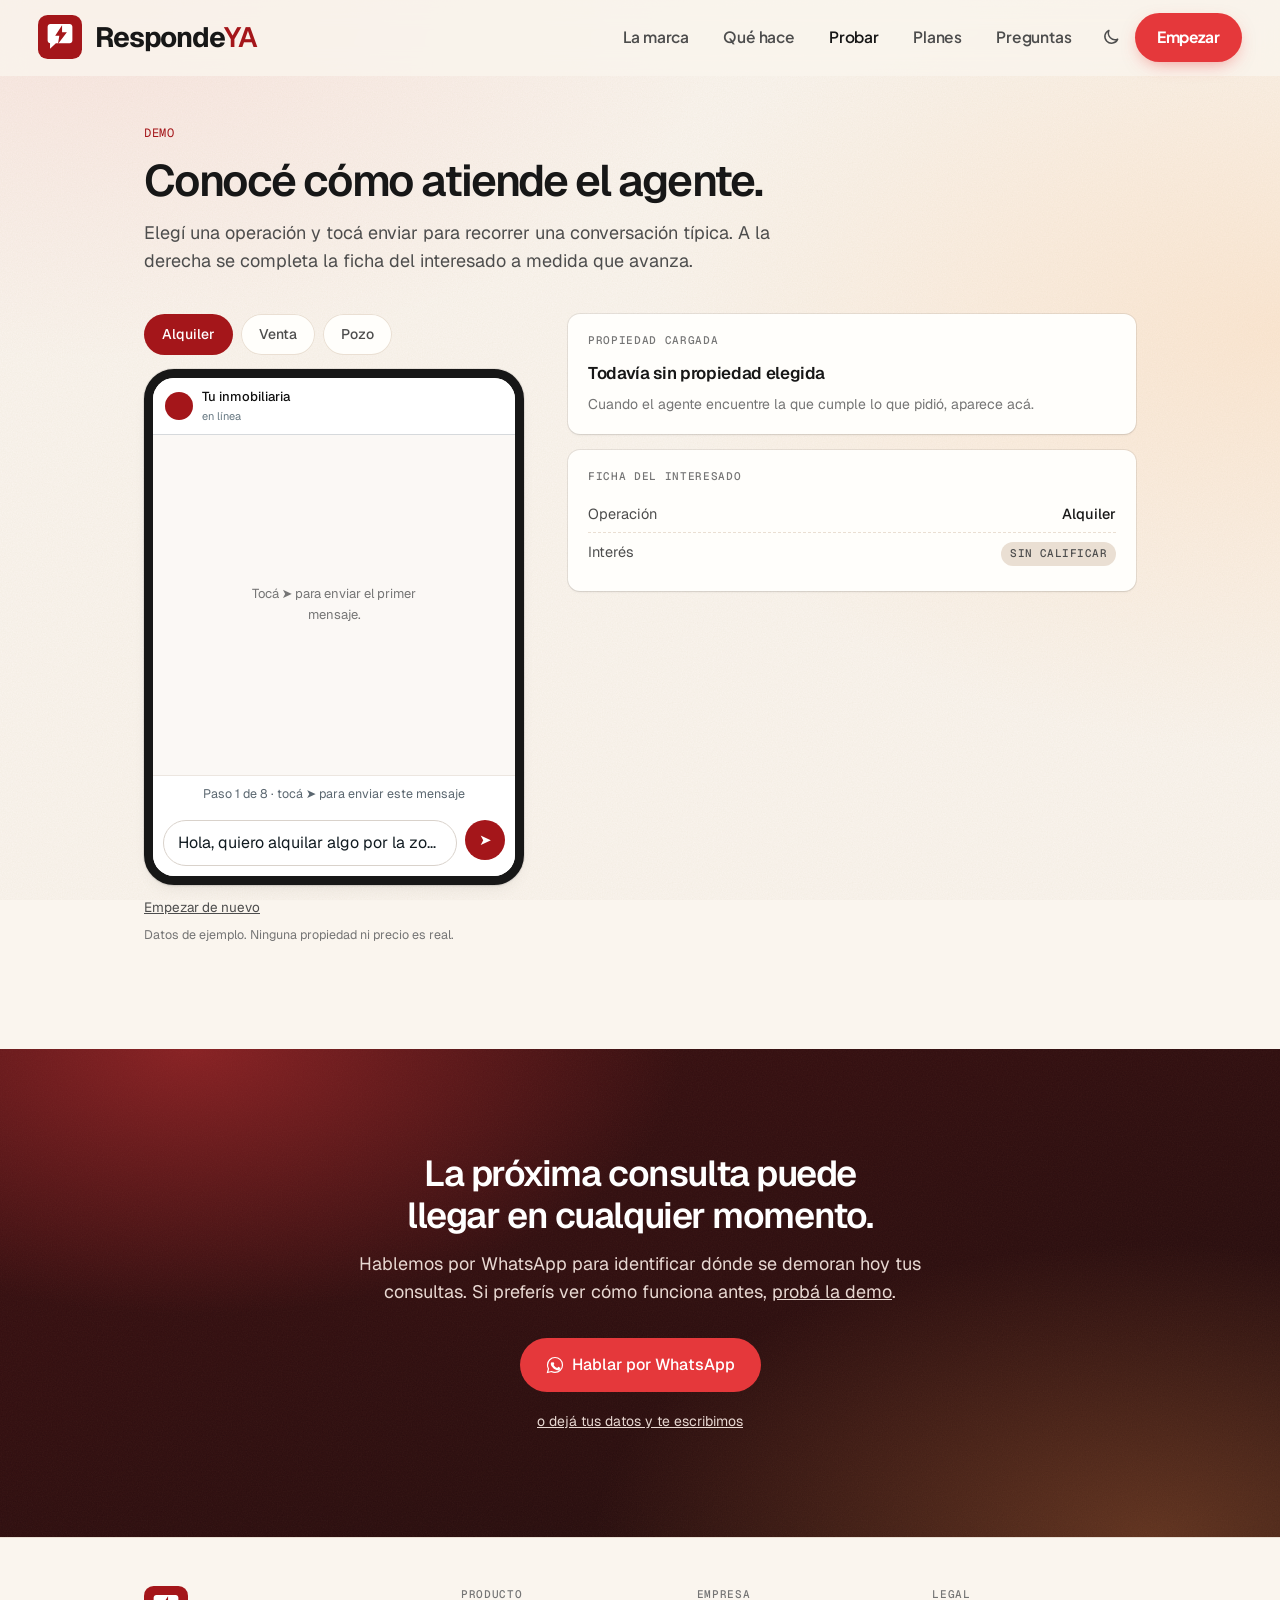
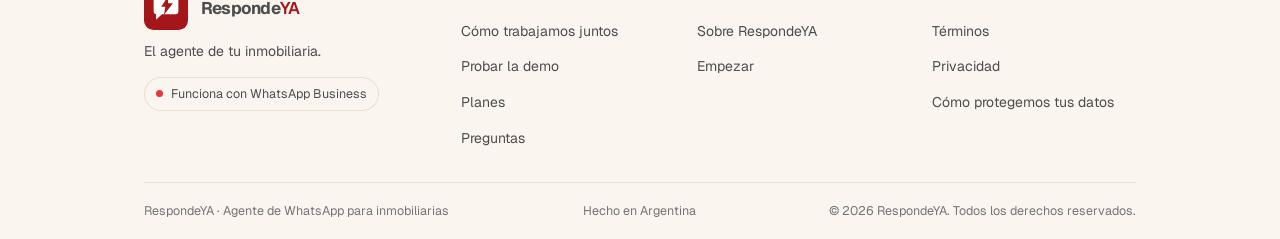
<file: demo.html>
<!DOCTYPE html>
<html lang="es-AR">
<head>
<meta charset="utf-8">
<meta name="viewport" content="width=device-width, initial-scale=1">
<title>Probá la demo | RespondeYA</title>
<meta name="description" content="Probá una conversación de ejemplo con el agente de WhatsApp de RespondeYA, paso a paso.">
<meta property="og:type" content="website">
<meta property="og:locale" content="es_AR">
<meta property="og:title" content="Probá la demo de RespondeYA">
<meta property="og:description" content="Una conversación de ejemplo con el agente, paso a paso.">
<meta property="og:image" content="https://phiiliip.github.io/responde-ya-landing/og-image.png">
<meta property="og:image:width" content="1200">
<meta property="og:image:height" content="630">
<meta name="twitter:card" content="summary_large_image">
<meta name="twitter:image" content="https://phiiliip.github.io/responde-ya-landing/og-image.png">
<link rel="preconnect" href="https://fonts.googleapis.com">
<link rel="preconnect" href="https://fonts.gstatic.com" crossorigin>
<link href="https://fonts.googleapis.com/css2?family=Geist:wght@400;500;600;700&family=Plus+Jakarta+Sans:wght@500;600;700&family=Geist+Mono:wght@400;500&display=swap" rel="stylesheet">
<link rel="icon" href="data:image/svg+xml,%3Csvg xmlns='http://www.w3.org/2000/svg' viewBox='0 0 64 64'%3E%3Crect width='64' height='64' rx='14' fill='%23A4161A'/%3E%3Cpath d='M14 17c0-2.2 1.8-4 4-4h28c2.2 0 4 1.8 4 4v20c0 2.2-1.8 4-4 4H26l-8.5 8v-8H18c-2.2 0-4-1.8-4-4z' fill='%23fff'/%3E%3Cpath d='M35 15 25 30h6l-2 12 13-17h-7z' fill='%23A4161A'/%3E%3C/svg%3E">
<script src="theme.js"></script>
<style>
  :root{
    --brand:#A4161A;
    --accent:#E5383B;
    --mark:#A4161A;
    --ink:#171717;
    --canvas:#FFFEFB;
    --canvas-soft:#FAF5EE;
    --body-c:#4D4D4D;
    --mute:#757575;
    --hairline:#EADFD3;
    --paper:#F6E9DD;
    --grain:url("data:image/svg+xml,%3Csvg xmlns='http://www.w3.org/2000/svg' width='180' height='180'%3E%3Cfilter id='n'%3E%3CfeTurbulence type='fractalNoise' baseFrequency='.8' numOctaves='2' stitchTiles='stitch'/%3E%3CfeColorMatrix values='0 0 0 0 .45 0 0 0 0 .27 0 0 0 0 .15 0 0 0 .55 0'/%3E%3C/filter%3E%3Crect width='180' height='180' filter='url(%23n)' opacity='.16'/%3E%3C/svg%3E");
    --glow:radial-gradient(900px 520px at 8% 0%,rgba(229,56,59,.08),transparent 70%),radial-gradient(900px 600px at 100% 18%,rgba(255,176,102,.20),transparent 70%),radial-gradient(1000px 700px at 30% 100%,rgba(255,196,140,.16),transparent 70%);

    --font: Geist, Inter, system-ui, -apple-system, "Segoe UI", Roboto, sans-serif;
    --font-mono: "Geist Mono", ui-monospace, SFMono-Regular, Menlo, Monaco, monospace;

    --r-sm:6px; --r-md:8px; --r-lg:12px; --r-pill:100px; --r-full:9999px;

    --sh-2: 0 1px 1px rgba(0,0,0,.02), 0 2px 2px rgba(0,0,0,.04), 0 0 0 1px rgba(0,0,0,.08);
    --sh-3: 0 2px 2px rgba(0,0,0,.04), 0 8px 8px -8px rgba(0,0,0,.04), 0 0 0 1px rgba(0,0,0,.08);
    --sh-4: 0 2px 2px rgba(0,0,0,.04), 0 8px 16px -4px rgba(0,0,0,.06), 0 0 0 1px rgba(0,0,0,.08);

    --ease: cubic-bezier(.16,1,.3,1);
    --nav-h: 64px;

    font-family: var(--font);
  }
  @media (prefers-color-scheme: dark){
    :root:not([data-theme="light"]){
      --ink:#F5F3F2; --canvas:#161414; --canvas-soft:#0E0C0C; --mark:#E5383B;
      --body-c:#B3ABAB; --mute:#9A9191; --hairline:#2C2626; --paper:#241C1C; --grain:none; --glow:radial-gradient(900px 520px at 8% 0%,rgba(229,56,59,.10),transparent 70%),radial-gradient(900px 600px at 100% 30%,rgba(229,56,59,.05),transparent 70%);
      --sh-2: 0 1px 1px rgba(0,0,0,.3), 0 2px 2px rgba(0,0,0,.3), 0 0 0 1px rgba(255,255,255,.08);
      --sh-3: 0 2px 2px rgba(0,0,0,.3), 0 8px 8px -8px rgba(0,0,0,.3), 0 0 0 1px rgba(255,255,255,.08);
      --sh-4: 0 2px 2px rgba(0,0,0,.3), 0 8px 16px -4px rgba(0,0,0,.3), 0 0 0 1px rgba(255,255,255,.08);
    }
  }
  :root[data-theme="dark"]{
    --ink:#F5F3F2; --canvas:#161414; --canvas-soft:#0E0C0C; --mark:#E5383B;
    --body-c:#B3ABAB; --mute:#9A9191; --hairline:#2C2626; --paper:#241C1C; --grain:none; --glow:radial-gradient(900px 520px at 8% 0%,rgba(229,56,59,.10),transparent 70%),radial-gradient(900px 600px at 100% 30%,rgba(229,56,59,.05),transparent 70%);
    --sh-2: 0 1px 1px rgba(0,0,0,.3), 0 2px 2px rgba(0,0,0,.3), 0 0 0 1px rgba(255,255,255,.08);
    --sh-3: 0 2px 2px rgba(0,0,0,.3), 0 8px 8px -8px rgba(0,0,0,.3), 0 0 0 1px rgba(255,255,255,.08);
    --sh-4: 0 2px 2px rgba(0,0,0,.3), 0 8px 16px -4px rgba(0,0,0,.3), 0 0 0 1px rgba(255,255,255,.08);
  }

  *{box-sizing:border-box;margin:0;padding:0}
  html{-webkit-text-size-adjust:100%;scroll-behavior:smooth}
  body{background:var(--glow),var(--grain),var(--canvas-soft);background-attachment:fixed,scroll,scroll;color:var(--ink);line-height:1.6;-webkit-font-smoothing:antialiased;overflow-x:hidden}
  img,svg{max-width:100%;display:block}
  a{color:inherit}
  ::selection{background:var(--ink);color:var(--canvas)}
  section[id]{scroll-margin-top:calc(var(--nav-h) + 8px)}

  .measure{max-width:640px;margin:0 auto;padding-inline:24px;position:relative}
  .wide{max-width:1040px;margin:0 auto;padding-inline:24px;position:relative}
  section{padding-block:64px}
  section.roomy{padding-block:104px}
  @media(max-width:640px){section{padding-block:48px}section.roomy{padding-block:68px}}

  h1,h2{text-wrap:balance}
  h1{font-size:clamp(30px,5.4vw,52px);font-weight:600;line-height:1.08;letter-spacing:-0.05em}
  h2{font-size:clamp(24px,3.4vw,36px);font-weight:600;line-height:1.15;letter-spacing:-0.04em}
  p{font-size:16px}
  .lede{font-size:18px;color:var(--body-c);max-width:54ch;line-height:1.55}
  .eyebrow{display:block;font-family:var(--font-mono);font-size:12px;text-transform:uppercase;letter-spacing:.06em;color:var(--mark);margin-bottom:14px}

  /* ---------- Movimiento ---------- */
  .reveal{opacity:0;transform:translateY(24px);transition:opacity .85s var(--ease), transform .85s var(--ease)}
  .reveal.is-visible{opacity:1;transform:none}
  .reveal-group > .reveal:nth-child(1){transition-delay:0s}
  .reveal-group > .reveal:nth-child(2){transition-delay:.1s}
  .reveal-group > .reveal:nth-child(3){transition-delay:.2s}
  .reveal-group > .reveal:nth-child(4){transition-delay:.3s}
  .reveal-group > .reveal:nth-child(5){transition-delay:.4s}

  @keyframes heroIn{from{opacity:0;transform:translateY(16px)}to{opacity:1;transform:none}}
  .hero h1{animation:heroIn .8s var(--ease) .08s both}
  .hero .lede{animation:heroIn .8s var(--ease) .18s both}
  .hero .caption{animation:heroIn .8s var(--ease) .26s both}
  .hero .cta{animation:heroIn .8s var(--ease) .34s both}
  .hero .cta-note{animation:heroIn .8s var(--ease) .42s both}
  .hero .stamp{animation:heroIn .8s var(--ease) 0s both}

  @media (prefers-reduced-motion: reduce){
    html{scroll-behavior:auto}
    *, *::before, *::after{
      animation-duration:.01ms !important; animation-delay:0s !important;
      animation-iteration-count:1 !important; transition-duration:.01ms !important;
    }
    .reveal{opacity:1 !important;transform:none !important}
    .msg,.dots{opacity:1 !important;transform:none !important}
    .dots{display:none}
    /* La cinta de preguntas se mueve igual, despacio: es un pedido explícito y se frena al pasar el mouse. */
    .ticker-track{animation-duration:90s !important;animation-iteration-count:infinite !important}
  }

  /* ---------- Progreso de scroll ---------- */
  .progress{position:fixed;top:0;left:0;right:0;height:2px;background:var(--accent);transform:scaleX(0);transform-origin:left;z-index:60;pointer-events:none}

  /* ---------- Navegación ---------- */
  .nav{
    position:sticky;top:0;z-index:50;height:var(--nav-h);
    background:var(--canvas-soft);
    border-bottom:1px solid transparent;transition:border-color .3s ease, background .3s ease;
  }
  @supports (backdrop-filter: blur(10px)){
    .nav{background:color-mix(in srgb, var(--canvas-soft) 78%, transparent);backdrop-filter:blur(12px);-webkit-backdrop-filter:blur(12px)}
  }
  .nav.scrolled{border-bottom-color:var(--hairline)}
  .nav .wide{height:100%;display:flex;align-items:center;justify-content:space-between;gap:20px}
  .brandlink{display:flex;align-items:center;gap:11px;text-decoration:none}
  .brandlink .iso{width:30px;height:30px;flex:0 0 30px}
  .brandlink .word{font-size:17px;font-weight:600;letter-spacing:-0.03em}
  .brandlink .word b{color:var(--mark);font-weight:600}
  .navlinks{display:flex;gap:6px;align-items:center}
  .navlinks a{font-size:14px;color:var(--body-c);text-decoration:none;padding:8px 12px;border-radius:var(--r-full);transition:background .2s ease,color .2s ease}
  .navlinks a:hover{background:var(--hairline);color:var(--ink)}
  .navcta{white-space:nowrap;
    font-size:14px;font-weight:500;color:#fff !important;background:var(--accent);padding:9px 16px !important;border-radius:var(--r-pill);
  }
  .navcta:hover{background:var(--brand) !important;color:#fff !important}
  @media(max-width:820px){.navlinks a:not(.navcta){display:none}}

  /* ---------- Hero ---------- */
  .hero{padding-block:36px 84px;position:relative;overflow:hidden}
  .hero .grid{display:grid;grid-template-columns:1.05fr 0.95fr;gap:48px;align-items:center;position:relative;z-index:1}
  @media(max-width:900px){.hero .grid{grid-template-columns:1fr;gap:40px}}
  .stamp{
    display:inline-flex;align-items:center;gap:9px;font-family:var(--font-mono);font-size:12px;color:var(--body-c);
    padding:7px 13px;border-radius:var(--r-pill);background:var(--canvas);box-shadow:var(--sh-2);margin-bottom:22px;
  }
  .stamp i{width:7px;height:7px;border-radius:var(--r-full);background:var(--accent);animation:pulse 2s ease-in-out infinite}
  @keyframes pulse{0%,100%{box-shadow:0 0 0 0 rgba(229,56,59,.55)}50%{box-shadow:0 0 0 7px rgba(229,56,59,0)}}
  .hero h1{margin-bottom:18px}
  .hero .lede{margin-bottom:12px}
  .hero .caption{font-family:var(--font-mono);font-size:12px;color:var(--mute);text-transform:uppercase;letter-spacing:0}

  .cta{
    display:inline-flex;align-items:center;gap:8px;margin-top:24px;
    background:var(--accent);color:#fff;font-weight:500;font-size:16px;
    padding:14px 26px;border-radius:var(--r-pill);text-decoration:none;border:none;cursor:pointer;
    font-family:var(--font);transition:transform .15s ease, box-shadow .15s ease;
  }
  .cta:hover{transform:translateY(-1px);box-shadow:0 8px 20px rgba(164,22,26,.28)}
  .cta:active{transform:scale(.96)}
  .cta:focus-visible,.navlinks a:focus-visible,.brandlink:focus-visible{outline:3px solid var(--brand);outline-offset:3px}
  .cta svg{width:18px;height:18px;flex:0 0 18px}
  .cta-note{margin-top:10px;font-size:13px;color:var(--mute)}

  /* ---------- Fondo decorativo: edificios y casas ---------- */
  .night-grid{
    position:absolute;inset:-10% -5%;z-index:0;pointer-events:none;will-change:transform;
    background:var(--mute);opacity:.17;
    -webkit-mask-image:url("data:image/svg+xml,%3Csvg xmlns=%22http://www.w3.org/2000/svg%22 width=%22520%22 height=%22270%22 viewBox=%220 0 520 270%22 fill=%22none%22 stroke=%22%23000%22 stroke-width=%221.6%22 stroke-linecap=%22round%22 stroke-linejoin=%22round%22%3E%3Crect x=%2210%22 y=%2222%22 width=%2258%22 height=%22100%22 rx=%223%22/%3E%3Crect x=%2219%22 y=%2234%22 width=%229%22 height=%2211%22 rx=%221.5%22/%3E%3Crect x=%2219%22 y=%2250.25%22 width=%229%22 height=%2211%22 rx=%221.5%22/%3E%3Crect x=%2219%22 y=%2266.5%22 width=%229%22 height=%2211%22 rx=%221.5%22/%3E%3Crect x=%2219%22 y=%2282.75%22 width=%229%22 height=%2211%22 rx=%221.5%22/%3E%3Crect x=%2219%22 y=%2299%22 width=%229%22 height=%2211%22 rx=%221.5%22/%3E%3Crect x=%2234.5%22 y=%2234%22 width=%229%22 height=%2211%22 rx=%221.5%22/%3E%3Crect x=%2234.5%22 y=%2250.25%22 width=%229%22 height=%2211%22 rx=%221.5%22/%3E%3Crect x=%2234.5%22 y=%2266.5%22 width=%229%22 height=%2211%22 rx=%221.5%22/%3E%3Crect x=%2234.5%22 y=%2282.75%22 width=%229%22 height=%2211%22 rx=%221.5%22/%3E%3Crect x=%2234.5%22 y=%2299%22 width=%229%22 height=%2211%22 rx=%221.5%22/%3E%3Crect x=%2250%22 y=%2234%22 width=%229%22 height=%2211%22 rx=%221.5%22/%3E%3Crect x=%2250%22 y=%2250.25%22 width=%229%22 height=%2211%22 rx=%221.5%22/%3E%3Crect x=%2250%22 y=%2266.5%22 width=%229%22 height=%2211%22 rx=%221.5%22/%3E%3Crect x=%2250%22 y=%2282.75%22 width=%229%22 height=%2211%22 rx=%221.5%22/%3E%3Crect x=%2250%22 y=%2299%22 width=%229%22 height=%2211%22 rx=%221.5%22/%3E%3Cpath d=%22M39 22L39 6%22/%3E%3Cpath d=%22M35 12L43 12%22/%3E%3Crect x=%2234%22 y=%22109%22 width=%2210%22 height=%2213%22 rx=%222%22/%3E%3Crect x=%2284%22 y=%2276%22 width=%2268%22 height=%2246%22 rx=%222%22/%3E%3Cpath d=%22M78 76L118 50L158 76%22/%3E%3Crect x=%22134%22 y=%2254%22 width=%228%22 height=%2214%22 rx=%221%22/%3E%3Crect x=%2293%22 y=%2288%22 width=%2212%22 height=%2212%22 rx=%221.5%22/%3E%3Crect x=%22125%22 y=%2288%22 width=%2212%22 height=%2212%22 rx=%221.5%22/%3E%3Crect x=%22112%22 y=%22104%22 width=%2212%22 height=%2218%22 rx=%222%22/%3E%3Crect x=%22170%22 y=%2256%22 width=%2244%22 height=%2266%22 rx=%223%22/%3E%3Crect x=%22179%22 y=%2268%22 width=%229%22 height=%2211%22 rx=%221.5%22/%3E%3Crect x=%22179%22 y=%2283.5%22 width=%229%22 height=%2211%22 rx=%221.5%22/%3E%3Crect x=%22179%22 y=%2299%22 width=%229%22 height=%2211%22 rx=%221.5%22/%3E%3Crect x=%22196%22 y=%2268%22 width=%229%22 height=%2211%22 rx=%221.5%22/%3E%3Crect x=%22196%22 y=%2283.5%22 width=%229%22 height=%2211%22 rx=%221.5%22/%3E%3Crect x=%22196%22 y=%2299%22 width=%229%22 height=%2211%22 rx=%221.5%22/%3E%3Crect x=%22187%22 y=%22109%22 width=%2210%22 height=%2213%22 rx=%222%22/%3E%3Crect x=%22228%22 y=%2214%22 width=%2268%22 height=%22108%22 rx=%223%22/%3E%3Crect x=%22237%22 y=%2226%22 width=%229%22 height=%2211%22 rx=%221.5%22/%3E%3Crect x=%22237%22 y=%2244.25%22 width=%229%22 height=%2211%22 rx=%221.5%22/%3E%3Crect x=%22237%22 y=%2262.5%22 width=%229%22 height=%2211%22 rx=%221.5%22/%3E%3Crect x=%22237%22 y=%2280.75%22 width=%229%22 height=%2211%22 rx=%221.5%22/%3E%3Crect x=%22237%22 y=%2299%22 width=%229%22 height=%2211%22 rx=%221.5%22/%3E%3Crect x=%22257.5%22 y=%2226%22 width=%229%22 height=%2211%22 rx=%221.5%22/%3E%3Crect x=%22257.5%22 y=%2244.25%22 width=%229%22 height=%2211%22 rx=%221.5%22/%3E%3Crect x=%22257.5%22 y=%2262.5%22 width=%229%22 height=%2211%22 rx=%221.5%22/%3E%3Crect x=%22257.5%22 y=%2280.75%22 width=%229%22 height=%2211%22 rx=%221.5%22/%3E%3Crect x=%22257.5%22 y=%2299%22 width=%229%22 height=%2211%22 rx=%221.5%22/%3E%3Crect x=%22278%22 y=%2226%22 width=%229%22 height=%2211%22 rx=%221.5%22/%3E%3Crect x=%22278%22 y=%2244.25%22 width=%229%22 height=%2211%22 rx=%221.5%22/%3E%3Crect x=%22278%22 y=%2262.5%22 width=%229%22 height=%2211%22 rx=%221.5%22/%3E%3Crect x=%22278%22 y=%2280.75%22 width=%229%22 height=%2211%22 rx=%221.5%22/%3E%3Crect x=%22278%22 y=%2299%22 width=%229%22 height=%2211%22 rx=%221.5%22/%3E%3Crect x=%22236%22 y=%225%22 width=%2252%22 height=%229%22 rx=%222%22/%3E%3Crect x=%22257%22 y=%22109%22 width=%2210%22 height=%2213%22 rx=%222%22/%3E%3Crect x=%22314%22 y=%2280%22 width=%2260%22 height=%2242%22 rx=%222%22/%3E%3Cpath d=%22M308 80L344 54L380 80%22/%3E%3Crect x=%22356%22 y=%2258%22 width=%228%22 height=%2214%22 rx=%221%22/%3E%3Crect x=%22323%22 y=%2292%22 width=%2212%22 height=%2212%22 rx=%221.5%22/%3E%3Crect x=%22347%22 y=%2292%22 width=%2212%22 height=%2212%22 rx=%221.5%22/%3E%3Crect x=%22338%22 y=%22104%22 width=%2212%22 height=%2218%22 rx=%222%22/%3E%3Crect x=%22390%22 y=%2240%22 width=%2246%22 height=%2282%22 rx=%223%22/%3E%3Crect x=%22399%22 y=%2252%22 width=%229%22 height=%2211%22 rx=%221.5%22/%3E%3Crect x=%22399%22 y=%2267.6667%22 width=%229%22 height=%2211%22 rx=%221.5%22/%3E%3Crect x=%22399%22 y=%2283.3333%22 width=%229%22 height=%2211%22 rx=%221.5%22/%3E%3Crect x=%22399%22 y=%2299%22 width=%229%22 height=%2211%22 rx=%221.5%22/%3E%3Crect x=%22418%22 y=%2252%22 width=%229%22 height=%2211%22 rx=%221.5%22/%3E%3Crect x=%22418%22 y=%2267.6667%22 width=%229%22 height=%2211%22 rx=%221.5%22/%3E%3Crect x=%22418%22 y=%2283.3333%22 width=%229%22 height=%2211%22 rx=%221.5%22/%3E%3Crect x=%22418%22 y=%2299%22 width=%229%22 height=%2211%22 rx=%221.5%22/%3E%3Crect x=%22408%22 y=%22109%22 width=%2210%22 height=%2213%22 rx=%222%22/%3E%3Crect x=%22448%22 y=%2274%22 width=%2258%22 height=%2248%22 rx=%222%22/%3E%3Cpath d=%22M442 74L477 48L512 74%22/%3E%3Crect x=%22488%22 y=%2252%22 width=%228%22 height=%2214%22 rx=%221%22/%3E%3Crect x=%22457%22 y=%2286%22 width=%2212%22 height=%2212%22 rx=%221.5%22/%3E%3Crect x=%22479%22 y=%2286%22 width=%2212%22 height=%2212%22 rx=%221.5%22/%3E%3Crect x=%22471%22 y=%22104%22 width=%2212%22 height=%2218%22 rx=%222%22/%3E%3Cpath d=%22M0 122L520 122%22/%3E%3Crect x=%2218%22 y=%22208%22 width=%2262%22 height=%2244%22 rx=%222%22/%3E%3Cpath d=%22M12 208L49 182L86 208%22/%3E%3Crect x=%2262%22 y=%22186%22 width=%228%22 height=%2214%22 rx=%221%22/%3E%3Crect x=%2227%22 y=%22220%22 width=%2212%22 height=%2212%22 rx=%221.5%22/%3E%3Crect x=%2253%22 y=%22220%22 width=%2212%22 height=%2212%22 rx=%221.5%22/%3E%3Crect x=%2243%22 y=%22234%22 width=%2212%22 height=%2218%22 rx=%222%22/%3E%3Crect x=%2298%22 y=%22156%22 width=%2256%22 height=%2296%22 rx=%223%22/%3E%3Crect x=%22107%22 y=%22168%22 width=%229%22 height=%2211%22 rx=%221.5%22/%3E%3Crect x=%22107%22 y=%22183.25%22 width=%229%22 height=%2211%22 rx=%221.5%22/%3E%3Crect x=%22107%22 y=%22198.5%22 width=%229%22 height=%2211%22 rx=%221.5%22/%3E%3Crect x=%22107%22 y=%22213.75%22 width=%229%22 height=%2211%22 rx=%221.5%22/%3E%3Crect x=%22107%22 y=%22229%22 width=%229%22 height=%2211%22 rx=%221.5%22/%3E%3Crect x=%22121.5%22 y=%22168%22 width=%229%22 height=%2211%22 rx=%221.5%22/%3E%3Crect x=%22121.5%22 y=%22183.25%22 width=%229%22 height=%2211%22 rx=%221.5%22/%3E%3Crect x=%22121.5%22 y=%22198.5%22 width=%229%22 height=%2211%22 rx=%221.5%22/%3E%3Crect x=%22121.5%22 y=%22213.75%22 width=%229%22 height=%2211%22 rx=%221.5%22/%3E%3Crect x=%22121.5%22 y=%22229%22 width=%229%22 height=%2211%22 rx=%221.5%22/%3E%3Crect x=%22136%22 y=%22168%22 width=%229%22 height=%2211%22 rx=%221.5%22/%3E%3Crect x=%22136%22 y=%22183.25%22 width=%229%22 height=%2211%22 rx=%221.5%22/%3E%3Crect x=%22136%22 y=%22198.5%22 width=%229%22 height=%2211%22 rx=%221.5%22/%3E%3Crect x=%22136%22 y=%22213.75%22 width=%229%22 height=%2211%22 rx=%221.5%22/%3E%3Crect x=%22136%22 y=%22229%22 width=%229%22 height=%2211%22 rx=%221.5%22/%3E%3Crect x=%22106%22 y=%22147%22 width=%2240%22 height=%229%22 rx=%222%22/%3E%3Crect x=%22121%22 y=%22239%22 width=%2210%22 height=%2213%22 rx=%222%22/%3E%3Crect x=%22172%22 y=%22196%22 width=%2240%22 height=%2256%22 rx=%223%22/%3E%3Crect x=%22181%22 y=%22208%22 width=%229%22 height=%2211%22 rx=%221.5%22/%3E%3Crect x=%22181%22 y=%22218.5%22 width=%229%22 height=%2211%22 rx=%221.5%22/%3E%3Crect x=%22181%22 y=%22229%22 width=%229%22 height=%2211%22 rx=%221.5%22/%3E%3Crect x=%22194%22 y=%22208%22 width=%229%22 height=%2211%22 rx=%221.5%22/%3E%3Crect x=%22194%22 y=%22218.5%22 width=%229%22 height=%2211%22 rx=%221.5%22/%3E%3Crect x=%22194%22 y=%22229%22 width=%229%22 height=%2211%22 rx=%221.5%22/%3E%3Crect x=%22187%22 y=%22239%22 width=%2210%22 height=%2213%22 rx=%222%22/%3E%3Crect x=%22226%22 y=%22204%22 width=%2266%22 height=%2248%22 rx=%222%22/%3E%3Cpath d=%22M220 204L259 178L298 204%22/%3E%3Crect x=%22274%22 y=%22182%22 width=%228%22 height=%2214%22 rx=%221%22/%3E%3Crect x=%22235%22 y=%22216%22 width=%2212%22 height=%2212%22 rx=%221.5%22/%3E%3Crect x=%22265%22 y=%22216%22 width=%2212%22 height=%2212%22 rx=%221.5%22/%3E%3Crect x=%22253%22 y=%22234%22 width=%2212%22 height=%2218%22 rx=%222%22/%3E%3Crect x=%22310%22 y=%22148%22 width=%2264%22 height=%22104%22 rx=%223%22/%3E%3Crect x=%22319%22 y=%22160%22 width=%229%22 height=%2211%22 rx=%221.5%22/%3E%3Crect x=%22319%22 y=%22177.25%22 width=%229%22 height=%2211%22 rx=%221.5%22/%3E%3Crect x=%22319%22 y=%22194.5%22 width=%229%22 height=%2211%22 rx=%221.5%22/%3E%3Crect x=%22319%22 y=%22211.75%22 width=%229%22 height=%2211%22 rx=%221.5%22/%3E%3Crect x=%22319%22 y=%22229%22 width=%229%22 height=%2211%22 rx=%221.5%22/%3E%3Crect x=%22337.5%22 y=%22160%22 width=%229%22 height=%2211%22 rx=%221.5%22/%3E%3Crect x=%22337.5%22 y=%22177.25%22 width=%229%22 height=%2211%22 rx=%221.5%22/%3E%3Crect x=%22337.5%22 y=%22194.5%22 width=%229%22 height=%2211%22 rx=%221.5%22/%3E%3Crect x=%22337.5%22 y=%22211.75%22 width=%229%22 height=%2211%22 rx=%221.5%22/%3E%3Crect x=%22337.5%22 y=%22229%22 width=%229%22 height=%2211%22 rx=%221.5%22/%3E%3Crect x=%22356%22 y=%22160%22 width=%229%22 height=%2211%22 rx=%221.5%22/%3E%3Crect x=%22356%22 y=%22177.25%22 width=%229%22 height=%2211%22 rx=%221.5%22/%3E%3Crect x=%22356%22 y=%22194.5%22 width=%229%22 height=%2211%22 rx=%221.5%22/%3E%3Crect x=%22356%22 y=%22211.75%22 width=%229%22 height=%2211%22 rx=%221.5%22/%3E%3Crect x=%22356%22 y=%22229%22 width=%229%22 height=%2211%22 rx=%221.5%22/%3E%3Cpath d=%22M342 148L342 132%22/%3E%3Cpath d=%22M338 138L346 138%22/%3E%3Crect x=%22337%22 y=%22239%22 width=%2210%22 height=%2213%22 rx=%222%22/%3E%3Crect x=%22392%22 y=%22210%22 width=%2256%22 height=%2242%22 rx=%222%22/%3E%3Cpath d=%22M386 210L420 184L454 210%22/%3E%3Crect x=%22430%22 y=%22188%22 width=%228%22 height=%2214%22 rx=%221%22/%3E%3Crect x=%22401%22 y=%22222%22 width=%2212%22 height=%2212%22 rx=%221.5%22/%3E%3Crect x=%22426%22 y=%22222%22 width=%2212%22 height=%2212%22 rx=%221.5%22/%3E%3Crect x=%22414%22 y=%22234%22 width=%2212%22 height=%2218%22 rx=%222%22/%3E%3Crect x=%22462%22 y=%22182%22 width=%2244%22 height=%2270%22 rx=%223%22/%3E%3Crect x=%22471%22 y=%22194%22 width=%229%22 height=%2211%22 rx=%221.5%22/%3E%3Crect x=%22471%22 y=%22211.5%22 width=%229%22 height=%2211%22 rx=%221.5%22/%3E%3Crect x=%22471%22 y=%22229%22 width=%229%22 height=%2211%22 rx=%221.5%22/%3E%3Crect x=%22488%22 y=%22194%22 width=%229%22 height=%2211%22 rx=%221.5%22/%3E%3Crect x=%22488%22 y=%22211.5%22 width=%229%22 height=%2211%22 rx=%221.5%22/%3E%3Crect x=%22488%22 y=%22229%22 width=%229%22 height=%2211%22 rx=%221.5%22/%3E%3Crect x=%22479%22 y=%22239%22 width=%2210%22 height=%2213%22 rx=%222%22/%3E%3Cpath d=%22M0 252L520 252%22/%3E%3C/svg%3E");mask-image:url("data:image/svg+xml,%3Csvg xmlns=%22http://www.w3.org/2000/svg%22 width=%22520%22 height=%22270%22 viewBox=%220 0 520 270%22 fill=%22none%22 stroke=%22%23000%22 stroke-width=%221.6%22 stroke-linecap=%22round%22 stroke-linejoin=%22round%22%3E%3Crect x=%2210%22 y=%2222%22 width=%2258%22 height=%22100%22 rx=%223%22/%3E%3Crect x=%2219%22 y=%2234%22 width=%229%22 height=%2211%22 rx=%221.5%22/%3E%3Crect x=%2219%22 y=%2250.25%22 width=%229%22 height=%2211%22 rx=%221.5%22/%3E%3Crect x=%2219%22 y=%2266.5%22 width=%229%22 height=%2211%22 rx=%221.5%22/%3E%3Crect x=%2219%22 y=%2282.75%22 width=%229%22 height=%2211%22 rx=%221.5%22/%3E%3Crect x=%2219%22 y=%2299%22 width=%229%22 height=%2211%22 rx=%221.5%22/%3E%3Crect x=%2234.5%22 y=%2234%22 width=%229%22 height=%2211%22 rx=%221.5%22/%3E%3Crect x=%2234.5%22 y=%2250.25%22 width=%229%22 height=%2211%22 rx=%221.5%22/%3E%3Crect x=%2234.5%22 y=%2266.5%22 width=%229%22 height=%2211%22 rx=%221.5%22/%3E%3Crect x=%2234.5%22 y=%2282.75%22 width=%229%22 height=%2211%22 rx=%221.5%22/%3E%3Crect x=%2234.5%22 y=%2299%22 width=%229%22 height=%2211%22 rx=%221.5%22/%3E%3Crect x=%2250%22 y=%2234%22 width=%229%22 height=%2211%22 rx=%221.5%22/%3E%3Crect x=%2250%22 y=%2250.25%22 width=%229%22 height=%2211%22 rx=%221.5%22/%3E%3Crect x=%2250%22 y=%2266.5%22 width=%229%22 height=%2211%22 rx=%221.5%22/%3E%3Crect x=%2250%22 y=%2282.75%22 width=%229%22 height=%2211%22 rx=%221.5%22/%3E%3Crect x=%2250%22 y=%2299%22 width=%229%22 height=%2211%22 rx=%221.5%22/%3E%3Cpath d=%22M39 22L39 6%22/%3E%3Cpath d=%22M35 12L43 12%22/%3E%3Crect x=%2234%22 y=%22109%22 width=%2210%22 height=%2213%22 rx=%222%22/%3E%3Crect x=%2284%22 y=%2276%22 width=%2268%22 height=%2246%22 rx=%222%22/%3E%3Cpath d=%22M78 76L118 50L158 76%22/%3E%3Crect x=%22134%22 y=%2254%22 width=%228%22 height=%2214%22 rx=%221%22/%3E%3Crect x=%2293%22 y=%2288%22 width=%2212%22 height=%2212%22 rx=%221.5%22/%3E%3Crect x=%22125%22 y=%2288%22 width=%2212%22 height=%2212%22 rx=%221.5%22/%3E%3Crect x=%22112%22 y=%22104%22 width=%2212%22 height=%2218%22 rx=%222%22/%3E%3Crect x=%22170%22 y=%2256%22 width=%2244%22 height=%2266%22 rx=%223%22/%3E%3Crect x=%22179%22 y=%2268%22 width=%229%22 height=%2211%22 rx=%221.5%22/%3E%3Crect x=%22179%22 y=%2283.5%22 width=%229%22 height=%2211%22 rx=%221.5%22/%3E%3Crect x=%22179%22 y=%2299%22 width=%229%22 height=%2211%22 rx=%221.5%22/%3E%3Crect x=%22196%22 y=%2268%22 width=%229%22 height=%2211%22 rx=%221.5%22/%3E%3Crect x=%22196%22 y=%2283.5%22 width=%229%22 height=%2211%22 rx=%221.5%22/%3E%3Crect x=%22196%22 y=%2299%22 width=%229%22 height=%2211%22 rx=%221.5%22/%3E%3Crect x=%22187%22 y=%22109%22 width=%2210%22 height=%2213%22 rx=%222%22/%3E%3Crect x=%22228%22 y=%2214%22 width=%2268%22 height=%22108%22 rx=%223%22/%3E%3Crect x=%22237%22 y=%2226%22 width=%229%22 height=%2211%22 rx=%221.5%22/%3E%3Crect x=%22237%22 y=%2244.25%22 width=%229%22 height=%2211%22 rx=%221.5%22/%3E%3Crect x=%22237%22 y=%2262.5%22 width=%229%22 height=%2211%22 rx=%221.5%22/%3E%3Crect x=%22237%22 y=%2280.75%22 width=%229%22 height=%2211%22 rx=%221.5%22/%3E%3Crect x=%22237%22 y=%2299%22 width=%229%22 height=%2211%22 rx=%221.5%22/%3E%3Crect x=%22257.5%22 y=%2226%22 width=%229%22 height=%2211%22 rx=%221.5%22/%3E%3Crect x=%22257.5%22 y=%2244.25%22 width=%229%22 height=%2211%22 rx=%221.5%22/%3E%3Crect x=%22257.5%22 y=%2262.5%22 width=%229%22 height=%2211%22 rx=%221.5%22/%3E%3Crect x=%22257.5%22 y=%2280.75%22 width=%229%22 height=%2211%22 rx=%221.5%22/%3E%3Crect x=%22257.5%22 y=%2299%22 width=%229%22 height=%2211%22 rx=%221.5%22/%3E%3Crect x=%22278%22 y=%2226%22 width=%229%22 height=%2211%22 rx=%221.5%22/%3E%3Crect x=%22278%22 y=%2244.25%22 width=%229%22 height=%2211%22 rx=%221.5%22/%3E%3Crect x=%22278%22 y=%2262.5%22 width=%229%22 height=%2211%22 rx=%221.5%22/%3E%3Crect x=%22278%22 y=%2280.75%22 width=%229%22 height=%2211%22 rx=%221.5%22/%3E%3Crect x=%22278%22 y=%2299%22 width=%229%22 height=%2211%22 rx=%221.5%22/%3E%3Crect x=%22236%22 y=%225%22 width=%2252%22 height=%229%22 rx=%222%22/%3E%3Crect x=%22257%22 y=%22109%22 width=%2210%22 height=%2213%22 rx=%222%22/%3E%3Crect x=%22314%22 y=%2280%22 width=%2260%22 height=%2242%22 rx=%222%22/%3E%3Cpath d=%22M308 80L344 54L380 80%22/%3E%3Crect x=%22356%22 y=%2258%22 width=%228%22 height=%2214%22 rx=%221%22/%3E%3Crect x=%22323%22 y=%2292%22 width=%2212%22 height=%2212%22 rx=%221.5%22/%3E%3Crect x=%22347%22 y=%2292%22 width=%2212%22 height=%2212%22 rx=%221.5%22/%3E%3Crect x=%22338%22 y=%22104%22 width=%2212%22 height=%2218%22 rx=%222%22/%3E%3Crect x=%22390%22 y=%2240%22 width=%2246%22 height=%2282%22 rx=%223%22/%3E%3Crect x=%22399%22 y=%2252%22 width=%229%22 height=%2211%22 rx=%221.5%22/%3E%3Crect x=%22399%22 y=%2267.6667%22 width=%229%22 height=%2211%22 rx=%221.5%22/%3E%3Crect x=%22399%22 y=%2283.3333%22 width=%229%22 height=%2211%22 rx=%221.5%22/%3E%3Crect x=%22399%22 y=%2299%22 width=%229%22 height=%2211%22 rx=%221.5%22/%3E%3Crect x=%22418%22 y=%2252%22 width=%229%22 height=%2211%22 rx=%221.5%22/%3E%3Crect x=%22418%22 y=%2267.6667%22 width=%229%22 height=%2211%22 rx=%221.5%22/%3E%3Crect x=%22418%22 y=%2283.3333%22 width=%229%22 height=%2211%22 rx=%221.5%22/%3E%3Crect x=%22418%22 y=%2299%22 width=%229%22 height=%2211%22 rx=%221.5%22/%3E%3Crect x=%22408%22 y=%22109%22 width=%2210%22 height=%2213%22 rx=%222%22/%3E%3Crect x=%22448%22 y=%2274%22 width=%2258%22 height=%2248%22 rx=%222%22/%3E%3Cpath d=%22M442 74L477 48L512 74%22/%3E%3Crect x=%22488%22 y=%2252%22 width=%228%22 height=%2214%22 rx=%221%22/%3E%3Crect x=%22457%22 y=%2286%22 width=%2212%22 height=%2212%22 rx=%221.5%22/%3E%3Crect x=%22479%22 y=%2286%22 width=%2212%22 height=%2212%22 rx=%221.5%22/%3E%3Crect x=%22471%22 y=%22104%22 width=%2212%22 height=%2218%22 rx=%222%22/%3E%3Cpath d=%22M0 122L520 122%22/%3E%3Crect x=%2218%22 y=%22208%22 width=%2262%22 height=%2244%22 rx=%222%22/%3E%3Cpath d=%22M12 208L49 182L86 208%22/%3E%3Crect x=%2262%22 y=%22186%22 width=%228%22 height=%2214%22 rx=%221%22/%3E%3Crect x=%2227%22 y=%22220%22 width=%2212%22 height=%2212%22 rx=%221.5%22/%3E%3Crect x=%2253%22 y=%22220%22 width=%2212%22 height=%2212%22 rx=%221.5%22/%3E%3Crect x=%2243%22 y=%22234%22 width=%2212%22 height=%2218%22 rx=%222%22/%3E%3Crect x=%2298%22 y=%22156%22 width=%2256%22 height=%2296%22 rx=%223%22/%3E%3Crect x=%22107%22 y=%22168%22 width=%229%22 height=%2211%22 rx=%221.5%22/%3E%3Crect x=%22107%22 y=%22183.25%22 width=%229%22 height=%2211%22 rx=%221.5%22/%3E%3Crect x=%22107%22 y=%22198.5%22 width=%229%22 height=%2211%22 rx=%221.5%22/%3E%3Crect x=%22107%22 y=%22213.75%22 width=%229%22 height=%2211%22 rx=%221.5%22/%3E%3Crect x=%22107%22 y=%22229%22 width=%229%22 height=%2211%22 rx=%221.5%22/%3E%3Crect x=%22121.5%22 y=%22168%22 width=%229%22 height=%2211%22 rx=%221.5%22/%3E%3Crect x=%22121.5%22 y=%22183.25%22 width=%229%22 height=%2211%22 rx=%221.5%22/%3E%3Crect x=%22121.5%22 y=%22198.5%22 width=%229%22 height=%2211%22 rx=%221.5%22/%3E%3Crect x=%22121.5%22 y=%22213.75%22 width=%229%22 height=%2211%22 rx=%221.5%22/%3E%3Crect x=%22121.5%22 y=%22229%22 width=%229%22 height=%2211%22 rx=%221.5%22/%3E%3Crect x=%22136%22 y=%22168%22 width=%229%22 height=%2211%22 rx=%221.5%22/%3E%3Crect x=%22136%22 y=%22183.25%22 width=%229%22 height=%2211%22 rx=%221.5%22/%3E%3Crect x=%22136%22 y=%22198.5%22 width=%229%22 height=%2211%22 rx=%221.5%22/%3E%3Crect x=%22136%22 y=%22213.75%22 width=%229%22 height=%2211%22 rx=%221.5%22/%3E%3Crect x=%22136%22 y=%22229%22 width=%229%22 height=%2211%22 rx=%221.5%22/%3E%3Crect x=%22106%22 y=%22147%22 width=%2240%22 height=%229%22 rx=%222%22/%3E%3Crect x=%22121%22 y=%22239%22 width=%2210%22 height=%2213%22 rx=%222%22/%3E%3Crect x=%22172%22 y=%22196%22 width=%2240%22 height=%2256%22 rx=%223%22/%3E%3Crect x=%22181%22 y=%22208%22 width=%229%22 height=%2211%22 rx=%221.5%22/%3E%3Crect x=%22181%22 y=%22218.5%22 width=%229%22 height=%2211%22 rx=%221.5%22/%3E%3Crect x=%22181%22 y=%22229%22 width=%229%22 height=%2211%22 rx=%221.5%22/%3E%3Crect x=%22194%22 y=%22208%22 width=%229%22 height=%2211%22 rx=%221.5%22/%3E%3Crect x=%22194%22 y=%22218.5%22 width=%229%22 height=%2211%22 rx=%221.5%22/%3E%3Crect x=%22194%22 y=%22229%22 width=%229%22 height=%2211%22 rx=%221.5%22/%3E%3Crect x=%22187%22 y=%22239%22 width=%2210%22 height=%2213%22 rx=%222%22/%3E%3Crect x=%22226%22 y=%22204%22 width=%2266%22 height=%2248%22 rx=%222%22/%3E%3Cpath d=%22M220 204L259 178L298 204%22/%3E%3Crect x=%22274%22 y=%22182%22 width=%228%22 height=%2214%22 rx=%221%22/%3E%3Crect x=%22235%22 y=%22216%22 width=%2212%22 height=%2212%22 rx=%221.5%22/%3E%3Crect x=%22265%22 y=%22216%22 width=%2212%22 height=%2212%22 rx=%221.5%22/%3E%3Crect x=%22253%22 y=%22234%22 width=%2212%22 height=%2218%22 rx=%222%22/%3E%3Crect x=%22310%22 y=%22148%22 width=%2264%22 height=%22104%22 rx=%223%22/%3E%3Crect x=%22319%22 y=%22160%22 width=%229%22 height=%2211%22 rx=%221.5%22/%3E%3Crect x=%22319%22 y=%22177.25%22 width=%229%22 height=%2211%22 rx=%221.5%22/%3E%3Crect x=%22319%22 y=%22194.5%22 width=%229%22 height=%2211%22 rx=%221.5%22/%3E%3Crect x=%22319%22 y=%22211.75%22 width=%229%22 height=%2211%22 rx=%221.5%22/%3E%3Crect x=%22319%22 y=%22229%22 width=%229%22 height=%2211%22 rx=%221.5%22/%3E%3Crect x=%22337.5%22 y=%22160%22 width=%229%22 height=%2211%22 rx=%221.5%22/%3E%3Crect x=%22337.5%22 y=%22177.25%22 width=%229%22 height=%2211%22 rx=%221.5%22/%3E%3Crect x=%22337.5%22 y=%22194.5%22 width=%229%22 height=%2211%22 rx=%221.5%22/%3E%3Crect x=%22337.5%22 y=%22211.75%22 width=%229%22 height=%2211%22 rx=%221.5%22/%3E%3Crect x=%22337.5%22 y=%22229%22 width=%229%22 height=%2211%22 rx=%221.5%22/%3E%3Crect x=%22356%22 y=%22160%22 width=%229%22 height=%2211%22 rx=%221.5%22/%3E%3Crect x=%22356%22 y=%22177.25%22 width=%229%22 height=%2211%22 rx=%221.5%22/%3E%3Crect x=%22356%22 y=%22194.5%22 width=%229%22 height=%2211%22 rx=%221.5%22/%3E%3Crect x=%22356%22 y=%22211.75%22 width=%229%22 height=%2211%22 rx=%221.5%22/%3E%3Crect x=%22356%22 y=%22229%22 width=%229%22 height=%2211%22 rx=%221.5%22/%3E%3Cpath d=%22M342 148L342 132%22/%3E%3Cpath d=%22M338 138L346 138%22/%3E%3Crect x=%22337%22 y=%22239%22 width=%2210%22 height=%2213%22 rx=%222%22/%3E%3Crect x=%22392%22 y=%22210%22 width=%2256%22 height=%2242%22 rx=%222%22/%3E%3Cpath d=%22M386 210L420 184L454 210%22/%3E%3Crect x=%22430%22 y=%22188%22 width=%228%22 height=%2214%22 rx=%221%22/%3E%3Crect x=%22401%22 y=%22222%22 width=%2212%22 height=%2212%22 rx=%221.5%22/%3E%3Crect x=%22426%22 y=%22222%22 width=%2212%22 height=%2212%22 rx=%221.5%22/%3E%3Crect x=%22414%22 y=%22234%22 width=%2212%22 height=%2218%22 rx=%222%22/%3E%3Crect x=%22462%22 y=%22182%22 width=%2244%22 height=%2270%22 rx=%223%22/%3E%3Crect x=%22471%22 y=%22194%22 width=%229%22 height=%2211%22 rx=%221.5%22/%3E%3Crect x=%22471%22 y=%22211.5%22 width=%229%22 height=%2211%22 rx=%221.5%22/%3E%3Crect x=%22471%22 y=%22229%22 width=%229%22 height=%2211%22 rx=%221.5%22/%3E%3Crect x=%22488%22 y=%22194%22 width=%229%22 height=%2211%22 rx=%221.5%22/%3E%3Crect x=%22488%22 y=%22211.5%22 width=%229%22 height=%2211%22 rx=%221.5%22/%3E%3Crect x=%22488%22 y=%22229%22 width=%229%22 height=%2211%22 rx=%221.5%22/%3E%3Crect x=%22479%22 y=%22239%22 width=%2210%22 height=%2213%22 rx=%222%22/%3E%3Cpath d=%22M0 252L520 252%22/%3E%3C/svg%3E");-webkit-mask-size:520px 270px;mask-size:520px 270px;-webkit-mask-repeat:repeat;mask-repeat:repeat;
  }
  @media(max-width:700px){.night-grid{opacity:.12;-webkit-mask-size:380px 198px;mask-size:380px 198px}}

  /* ---------- Teléfono (hero y sticky) ---------- */
  .phone-wrap{display:flex;flex-direction:column;align-items:center;gap:12px;position:relative;z-index:1}
  .phone{
    width:100%;max-width:312px;border:9px solid var(--ink);border-radius:30px;overflow:hidden;
    background:#EFE7DE;box-shadow:var(--sh-4);
  }
  .phone-head{background:#F0F2F5;padding:9px 12px;display:flex;align-items:center;gap:9px;border-bottom:1px solid #D6D9DC}
  .phone-ava{width:28px;height:28px;border-radius:var(--r-full);background:var(--brand);flex:0 0 28px}
  .phone-name{font-size:13px;font-weight:500;color:#111}
  .phone-state{font-size:11px;color:#667781}
  .phone-body{min-height:210px;padding:14px 11px;display:flex;flex-direction:column;gap:8px;justify-content:flex-end}
  .msg{
    max-width:86%;padding:7px 9px 6px;border-radius:var(--r-sm);font-size:13.5px;line-height:1.42;
    box-shadow:0 1px 1px rgba(11,11,12,.13);color:#111B21;
  }
  .msg.in{background:#fff;border-top-left-radius:2px;align-self:flex-start}
  .msg.out{background:#D9FDD3;border-top-right-radius:2px;align-self:flex-end}
  .msg{white-space:pre-line}
  .msg .t{display:block;font-family:var(--font-mono);font-size:10px;color:#8D9499;text-align:right;margin-top:3px}
  .hero .msg{opacity:0;transform:translateY(6px)}
  .dots{align-self:flex-start;background:#fff;border-radius:var(--r-sm);border-top-left-radius:2px;padding:9px 11px;display:flex;gap:4px;opacity:0}
  .dots i{width:6px;height:6px;border-radius:var(--r-full);background:#9AA2A8;display:block}
  @keyframes rise{to{opacity:1;transform:none}}
  @keyframes fadein{to{opacity:1}}
  .anim .m1{animation:rise .35s ease forwards;animation-delay:.4s}
  .anim .d1{animation:fadein .3s ease forwards;animation-delay:1.5s}
  .anim .m2{animation:rise .35s ease forwards;animation-delay:3.3s}
  .phone-note{font-family:var(--font-mono);font-size:11px;color:var(--mute);text-transform:uppercase;text-align:center}

  /* ---------- Ticker de consultas ---------- */
  .ticker{border-block:1px solid var(--hairline);background:var(--canvas);overflow:hidden;padding-block:14px}
  .ticker-label{font-family:var(--font-mono);font-size:11px;text-transform:uppercase;letter-spacing:.05em;color:var(--mute);text-align:center;margin-bottom:10px}
  .ticker-mask{overflow:hidden;-webkit-mask-image:linear-gradient(to right,transparent,black 8%,black 92%,transparent);mask-image:linear-gradient(to right,transparent,black 8%,black 92%,transparent)}
  .ticker-track{display:flex;gap:12px;width:max-content;animation:slide 60s linear infinite}
  .ticker:hover .ticker-track{animation-play-state:paused}
  @keyframes slide{from{transform:translateX(calc(-25% - 3px))}to{transform:translateX(0)}}
  .ticker-track span{
    flex:0 0 auto;font-size:14px;color:var(--ink);padding:8px 14px;border-radius:var(--r-md);
    background:var(--canvas-soft);box-shadow:0 0 0 1px var(--hairline);white-space:nowrap;
  }

  /* ---------- La marca ---------- */
  .brand-grid{display:grid;grid-template-columns:0.8fr 1.2fr;gap:56px;align-items:start}
  @media(max-width:860px){.brand-grid{grid-template-columns:1fr;gap:32px}}
  .brand-intro{position:sticky;top:calc(var(--nav-h) + 32px)}
  @media(max-width:860px){.brand-intro{position:static}}
  .brand-intro h2{margin-bottom:16px}
  .brand-intro .lede{font-size:17px}
  .pillar{padding-block:26px;border-top:1px solid var(--hairline)}
  .pillar:first-child{border-top:none;padding-top:0}
  .pillar .eyebrow{margin-bottom:10px}
  .pillar p{font-size:clamp(19px,2.3vw,24px);line-height:1.35;letter-spacing:-0.025em;font-weight:500;color:var(--ink);max-width:30ch}
  .pillar p.long{max-width:36ch}

  /* ---------- Línea de tiempo del día ---------- */
  .day-head{max-width:640px;margin-bottom:40px}
  .day-head .lede{margin-top:14px}
  .day{background:var(--canvas);border-radius:var(--r-lg);box-shadow:var(--sh-3);padding:28px}
  @media(max-width:640px){.day{padding:20px 16px}}
  .day-row{display:grid;grid-template-columns:132px 1fr;gap:16px;align-items:center;margin-bottom:14px}
  @media(max-width:640px){.day-row{grid-template-columns:1fr;gap:6px}}
  .day-label{font-size:14px;font-weight:500}
  .day-label small{display:block;font-weight:400;color:var(--mute);font-size:12px}
  .bar{display:grid;grid-template-columns:repeat(24,1fr);gap:3px}
  .bar i{display:block;height:30px;border-radius:3px;background:var(--hairline);transform-origin:bottom}
  .bar i.on{background:var(--mute)}
  .bar.with i{background:var(--mark)}
  @keyframes grow{from{transform:scaleY(.2);opacity:.2}to{transform:none;opacity:1}}
  .day.is-visible .bar i.on,.day.is-visible .bar.with i{animation:grow .6s var(--ease) both;animation-delay:calc(var(--i) * 28ms)}
  .axis{display:grid;grid-template-columns:132px 1fr;gap:16px}
  @media(max-width:640px){.axis{grid-template-columns:1fr}}
  .axis div{display:flex;justify-content:space-between;font-family:var(--font-mono);font-size:11px;color:var(--mute)}

  /* ---------- Cuellos de botella ---------- */
  .compare-row{display:grid;grid-template-columns:1fr 1fr;gap:24px;padding-block:20px;border-bottom:1px solid var(--hairline)}
  .compare-head{display:grid;grid-template-columns:1fr 1fr;gap:24px;padding-bottom:12px;border-bottom:1px solid var(--ink);font-family:var(--font-mono);font-size:12px;text-transform:uppercase;letter-spacing:.06em}
  .compare-head span:first-child{color:var(--mute)}
  .compare-head span:last-child{color:var(--mark)}
  .compare-row:first-child{padding-top:20px}
  .compare-row:last-child{border-bottom:none;padding-bottom:0}
  @media(max-width:640px){.compare-head{display:none}.compare-row{grid-template-columns:1fr;gap:10px}.compare-col::before{content:attr(data-l);display:block;font-family:var(--font-mono);font-size:11px;text-transform:uppercase;letter-spacing:.05em;color:var(--mark);margin-bottom:4px}.compare-old::before{color:var(--mute)}}
  .compare-col{font-size:15.5px;line-height:1.5}
  .compare-old{color:var(--mute)}
  .compare-new{color:var(--ink)}
  .compare-label{display:block;font-family:var(--font-mono);font-size:11px;text-transform:uppercase;letter-spacing:.05em;color:var(--mark);margin-bottom:4px}
  .compare-old .compare-label{color:var(--mute)}

  /* ---------- Qué hace: teléfono pegajoso ---------- */
  .qh{display:grid;grid-template-columns:1fr 360px;gap:64px;align-items:start}
  @media(max-width:900px){.qh{grid-template-columns:1fr;gap:0}}
  .qh-steps .step-item{min-height:44vh;display:flex;flex-direction:column;justify-content:center;opacity:.3;padding-left:22px;border-left:2px solid transparent;transition:opacity .5s var(--ease),border-color .5s var(--ease)}
  .qh-steps .step-item.active{opacity:1;border-left-color:var(--mark)}
  .step-item .n{font-family:var(--font-mono);font-size:13px;font-weight:500;color:var(--mark);margin-bottom:10px}
  .step-item h3{font-size:clamp(20px,2.4vw,26px);font-weight:600;letter-spacing:-0.03em;margin-bottom:8px;line-height:1.2}
  .step-item p{color:var(--body-c);max-width:44ch}
  @media(max-width:900px){.qh-steps .step-item{min-height:0;opacity:1;padding-left:0;border-left:none;padding-block:28px;border-top:1px solid var(--hairline)}.qh-steps .step-item:first-child{border-top:none;padding-top:0}}
  .qh-phone{position:sticky;top:calc(var(--nav-h) + 28px);align-self:start}
  @media(max-width:900px){.qh-phone{display:none}}
  .qh-phone .phone-body{display:grid;min-height:280px;align-content:end}
  .scene{grid-area:1/1;display:flex;flex-direction:column;gap:8px;justify-content:flex-end;opacity:0;transform:translateY(10px);transition:opacity .5s var(--ease),transform .5s var(--ease);pointer-events:none}
  .scene.active{opacity:1;transform:none}
  .mini{display:none;margin-top:18px;background:#EFE7DE;border-radius:var(--r-lg);padding:12px;box-shadow:var(--sh-2);flex-direction:column;gap:8px}
  @media(max-width:900px){.mini{display:flex}}
  .card-scene{background:#fff;color:#111B21;border-radius:var(--r-md);padding:14px;box-shadow:0 1px 1px rgba(11,11,12,.13);align-self:stretch}
  .card-scene h4{font-family:var(--font-mono);font-size:11px;text-transform:uppercase;letter-spacing:.05em;color:#667781;font-weight:500;margin-bottom:8px}
  .card-scene dl div{display:flex;justify-content:space-between;gap:12px;font-size:13px;padding-block:6px;border-bottom:1px dashed #E1E4E6}
  .card-scene dl div:last-child{border-bottom:none}
  .card-scene dt{color:#667781}
  .card-scene dd{font-weight:500;text-align:right}

  /* ---------- Cómo funciona ---------- */
  .steps{display:flex;flex-direction:column}
  .step{display:flex;gap:18px;padding-block:20px;border-bottom:1px solid var(--hairline)}
  .step:last-child{border-bottom:none;padding-bottom:0}
  .step:first-child{padding-top:0}
  .step .n{flex:0 0 auto;font-family:var(--font-mono);font-size:13px;font-weight:500;color:var(--mark);padding-top:2px;width:22px}
  .step h3{font-size:16.5px;font-weight:500;margin-bottom:4px;letter-spacing:-0.01em}
  .step p{font-size:15px;color:var(--body-c)}

  /* ---------- FAQ ---------- */
  .faq{display:flex;flex-direction:column}
  .faq details{border-bottom:1px solid var(--hairline);padding-block:18px}
  .faq details:first-of-type{padding-top:0}
  .faq details:last-of-type{border-bottom:none;padding-bottom:0}
  .faq summary{list-style:none;cursor:pointer;display:flex;justify-content:space-between;align-items:center;gap:16px;font-size:16.5px;font-weight:500;letter-spacing:-0.01em}
  .faq summary::-webkit-details-marker{display:none}
  .faq summary::after{content:"+";font-family:var(--font-mono);font-weight:400;font-size:20px;color:var(--mark);flex:0 0 auto;transition:transform .25s var(--ease)}
  .faq details[open] summary::after{transform:rotate(45deg)}
  .faq p{margin-top:10px;font-size:15px;color:var(--body-c);max-width:60ch}

  /* ---------- Garantía y cierre ---------- */
  .warranty{border-left:3px solid var(--brand);background:var(--paper);border-radius:0 var(--r-md) var(--r-md) 0;padding:18px 20px;font-size:15.5px;box-shadow:var(--sh-2)}
  .warranty b{display:block;margin-bottom:2px;font-weight:600}
  .close-band{color:#fff;position:relative;overflow:hidden;background:radial-gradient(700px 380px at 15% 0%,rgba(229,56,59,.45),transparent 70%),radial-gradient(800px 420px at 90% 100%,rgba(255,150,80,.28),transparent 70%),var(--grain),linear-gradient(160deg,#3A0D10 0%,#1E0A0B 100%)}
  .close-band h2{color:var(--canvas);margin-bottom:14px;position:relative;z-index:1}
  :root[data-theme="dark"] .close-band h2,
  :root:not([data-theme="light"]) .close-band h2{color:#fff}
  .close-band .lede{color:#E8D8D2;position:relative;z-index:1}
  .close-band .cta{background:var(--accent);position:relative;z-index:1}


  /* ---------- Imágenes de prueba más vivas ---------- */
  .phone{background:#FBF8F5;border-color:var(--ink)}
  .phone-head{background:#fff}
  .phone-body{background:#FBF8F5}
  .msg.in{background:#fff;box-shadow:0 0 0 1px #E8E1DA, 0 1px 2px rgba(11,11,12,.06)}
  .msg.out{background:var(--brand);color:#fff;border-top-right-radius:2px;box-shadow:0 2px 6px rgba(164,22,26,.28)}
  .msg.out .t{color:rgba(255,255,255,.78)}
  .mini{background:#FBF8F5;box-shadow:var(--sh-3)}
  .stage{position:relative;padding:58px 0 52px;width:100%;max-width:340px}
  .stage .phone{margin-inline:auto}
  .float{position:absolute;z-index:2;background:#fff;color:#111B21;border-radius:var(--r-lg);box-shadow:0 12px 32px -8px rgba(11,11,12,.28), 0 0 0 1px rgba(11,11,12,.07);padding:12px 14px;font-size:12.5px}
  .float.lead{top:-4px;right:-44px;width:196px;animation:bob 6s ease-in-out infinite}
  .float.agenda{bottom:-8px;left:-44px;display:flex;gap:10px;align-items:center;animation:bob 7s ease-in-out -2s infinite}
  @keyframes bob{0%,100%{transform:translateY(0)}50%{transform:translateY(-6px)}}
  .float-top{display:flex;justify-content:space-between;align-items:center;gap:8px;margin-bottom:8px}
  .float-top b{font-size:14px;font-weight:600}
  .chip{font-family:var(--font-mono);font-size:10px;text-transform:uppercase;letter-spacing:.04em;font-weight:500;color:#fff;background:var(--brand);padding:3px 8px;border-radius:var(--r-pill)}
  .float dl div{display:flex;justify-content:space-between;gap:10px;padding-block:4px;border-top:1px solid #EEE9E4}
  .float dt{color:#6B6560}
  .float dd{font-weight:500;text-align:right}
  .float.agenda .ico{width:28px;height:28px;border-radius:var(--r-full);background:var(--brand);color:#fff;display:grid;place-items:center;font-size:9px}
  .float.agenda b{display:block;font-size:13px;font-weight:600}
  .float.agenda small{color:#6B6560;font-size:11.5px}
  @media(max-width:1100px){.float.lead{right:-8px}.float.agenda{left:-8px}}
  @media(max-width:420px){.float.lead{width:170px;right:-4px}.float.agenda{left:-4px}}
  @media (prefers-reduced-motion: reduce){.float{animation:none !important}}

  /* ---------- Calculadora ---------- */
  .calc{display:grid;grid-template-columns:1fr 1fr;gap:48px;align-items:center;background:var(--canvas);border-radius:var(--r-lg);box-shadow:var(--sh-4);padding:40px}
  @media(max-width:860px){.calc{grid-template-columns:1fr;gap:28px;padding:26px 18px}}
  .calc-copy h2{margin-bottom:12px}
  .calc-box label{display:flex;justify-content:space-between;gap:12px;font-size:14.5px;font-weight:500;margin-top:18px}
  .calc-box label:first-child{margin-top:0}
  .calc-box output{font-family:var(--font-mono);color:var(--mark);font-weight:500;white-space:nowrap}
  .calc-box input[type=range]{width:100%;margin-top:10px;accent-color:var(--brand)}
  .calc-out{display:grid;grid-template-columns:1fr 1fr;gap:12px;margin-top:24px}
  .calc-out div{background:var(--paper);border-radius:var(--r-md);padding:14px}
  .calc-out span{display:block;font-size:12.5px;color:var(--body-c);margin-bottom:4px}
  .calc-out b{font-size:clamp(20px,2.6vw,28px);font-weight:600;letter-spacing:-0.03em;color:var(--mark)}
  .calc-note{font-size:12.5px;color:var(--mute);margin-top:14px}

  /* ---------- Por qué RespondeYA ---------- */
  .why{display:grid;grid-template-columns:repeat(2,1fr);gap:16px}
  @media(max-width:700px){.why{grid-template-columns:1fr}}
  .why-card{background:var(--canvas);border-radius:var(--r-lg);box-shadow:var(--sh-2);padding:26px;display:flex;flex-direction:column;gap:10px}
  .why-card h3{font-size:19px;font-weight:600;letter-spacing:-0.03em}
  .why-card p{font-size:15.5px;color:var(--body-c)}
  .why-card p a{color:var(--mark)}
  .why-card small{margin-top:auto;padding-top:12px;border-top:1px solid var(--hairline);font-size:13px;color:var(--mute)}
  .why-card small b{font-weight:500;color:var(--body-c)}

  /* ---------- Planes ---------- */
  .plans{display:grid;grid-template-columns:repeat(3,1fr);gap:16px;align-items:stretch}
  @media(max-width:900px){.plans{grid-template-columns:1fr}}
  .plan{background:var(--canvas);border-radius:var(--r-lg);box-shadow:var(--sh-2);padding:28px;display:flex;flex-direction:column;gap:14px;position:relative}
  .plan.destacado{box-shadow:0 0 0 2px var(--brand), var(--sh-4)}
  .plan .tag{position:absolute;top:-11px;left:24px;font-family:var(--font-mono);font-size:10.5px;text-transform:uppercase;letter-spacing:.05em;background:var(--brand);color:#fff;padding:4px 10px;border-radius:var(--r-pill)}
  .plan h3{font-size:20px;font-weight:600;letter-spacing:-0.03em}
  .plan .para{font-size:14.5px;color:var(--body-c);min-height:3.2em}
  .plan .precio{font-size:clamp(26px,3vw,34px);font-weight:600;letter-spacing:-0.04em}
  .plan .precio small{font-size:14px;font-weight:400;color:var(--mute);letter-spacing:0}
  .plan .vol{font-family:var(--font-mono);font-size:12px;color:var(--mark)}
  .plan ul{list-style:none;display:flex;flex-direction:column;gap:9px;padding-top:14px;border-top:1px solid var(--hairline);margin-bottom:6px}
  .plan li{font-size:14.5px;display:flex;gap:10px;color:var(--ink)}
  .plan li::before{content:"";flex:0 0 7px;height:7px;border-radius:var(--r-full);background:var(--brand);margin-top:8px}
  .plan .cta{margin-top:auto;width:100%;justify-content:center}
  .plan.destacado .cta{background:var(--accent)}
  .plan:not(.destacado) .cta{background:transparent;color:var(--ink);box-shadow:inset 0 0 0 1px var(--hairline)}
  .plan:not(.destacado) .cta:hover{box-shadow:inset 0 0 0 1px var(--ink);transform:none}
  .plans-note{font-size:13px;color:var(--mute);margin-top:18px;max-width:70ch}
  .altlink{font-size:14px;color:#E8D8D2;position:relative;z-index:1}
  .altlink:hover{color:#fff}

  /* ---------- Pie ---------- */
  footer{border-top:1px solid var(--hairline);background:var(--canvas-soft)}
  .foot{display:grid;grid-template-columns:1.4fr 1fr 1fr 1fr;gap:32px;padding-block:48px 32px}
  @media(max-width:860px){.foot{grid-template-columns:1fr 1fr;gap:28px}}
  @media(max-width:480px){.foot{grid-template-columns:1fr}}
  .foot .tag{font-size:14px;color:var(--body-c);margin:10px 0 14px;max-width:30ch}
  .foot .badge{display:inline-flex;align-items:center;gap:8px;font-size:12.5px;color:var(--body-c);padding:7px 12px;border-radius:var(--r-pill);box-shadow:inset 0 0 0 1px var(--hairline)}
  .foot .badge i{width:7px;height:7px;border-radius:var(--r-full);background:var(--accent)}
  .foot h4{font-family:var(--font-mono);font-size:11px;font-weight:500;text-transform:uppercase;letter-spacing:.06em;color:var(--mute);margin-bottom:14px}
  .foot ul{list-style:none;display:flex;flex-direction:column;gap:10px}
  .foot a{font-size:14px;color:var(--body-c);text-decoration:none}
  .foot a:hover{color:var(--ink);text-decoration:underline}
  .legalbar{border-top:1px solid var(--hairline);padding-block:18px;display:flex;flex-wrap:wrap;gap:8px 24px;justify-content:space-between;font-size:12.5px;color:var(--mute)}
  footer .brandlink .word{font-size:17px}

  /* ---------- Demo interactiva ---------- */
  .cta-row{display:flex;flex-wrap:wrap;gap:12px}
  .res{list-style:none;display:flex;flex-direction:column;gap:10px}
  .res li{display:flex;flex-direction:column;gap:2px;padding:10px 12px;border-radius:10px;background:#fff;box-shadow:inset 0 0 0 1px #E6DED6;color:#111B21;font-size:13.5px}
  .res li b{font-weight:600}
  .res li span{color:#5B6770;font-size:12.5px}
  .res li em{font-style:normal;color:#A4161A;font-weight:600;font-size:13px}
  .cta.demo-cta{background:linear-gradient(135deg,#E5383B,#A4161A);color:#fff;font-weight:700;gap:10px;position:relative;box-shadow:0 10px 26px -8px rgba(229,56,59,.8)}
  .cta.demo-cta svg{width:18px;height:18px;flex:0 0 18px}
  .cta.demo-cta::after{content:"";position:absolute;inset:0;border-radius:inherit;box-shadow:0 0 0 0 rgba(229,56,59,.55);animation:pulsoDemo 2.2s ease-out infinite;pointer-events:none}
  @keyframes pulsoDemo{to{box-shadow:0 0 0 14px rgba(229,56,59,0)}}
  .cta.ghost{background:transparent;color:var(--ink);box-shadow:inset 0 0 0 1px var(--hairline)}
  .cta.ghost:hover{box-shadow:inset 0 0 0 1px var(--ink);transform:none}
  .demo{display:grid;grid-template-columns:380px 1fr;gap:44px;align-items:start}
  @media(max-width:900px){.demo{grid-template-columns:1fr;gap:28px}}
  .demo-tabs{display:flex;gap:8px;margin-bottom:14px;flex-wrap:wrap}
  .demo-tabs button{font:inherit;font-size:14px;font-weight:500;padding:9px 18px;border-radius:var(--r-pill);border:none;cursor:pointer;background:var(--canvas);color:var(--body-c);box-shadow:inset 0 0 0 1px var(--hairline);transition:background .2s ease,color .2s ease}
  .demo-tabs button:hover{color:var(--ink)}
  .demo-tabs button[aria-selected="true"]{background:var(--brand);color:#fff;box-shadow:none}
  .dphone{max-width:380px;width:100%}
  .demo-chat{height:340px;overflow-y:auto;padding:14px 11px;display:flex;flex-direction:column;gap:8px;background:#FBF8F5}
  .demo-chat .msg{animation:msgIn .35s var(--ease)}
  .demo-chat .dots{opacity:1}
  .demo-hint{margin:auto;text-align:center;font-size:13px;color:#757575;max-width:24ch}
  @keyframes msgIn{from{opacity:0;transform:translateY(6px)}to{opacity:1;transform:none}}
  .demo-step{font-size:12.5px;color:#5B6770;background:#fff;border-top:1px solid #ECE6E0;padding:8px 14px;margin:0;text-align:center}
  .demo-form.lista button{animation:pulsoEnviar 1.6s ease-in-out infinite}
  .demo-form button:disabled{opacity:.45;cursor:default}
  .demo-form input[readonly]{cursor:default;text-overflow:ellipsis}
  .dcard dl div.nuevo{animation:filaNueva 1.4s var(--ease)}
  .dcard .vacio{color:var(--mute);font-size:14px}
  @keyframes pulsoEnviar{0%,100%{box-shadow:0 0 0 0 rgba(229,56,59,.55)}50%{box-shadow:0 0 0 9px rgba(229,56,59,0)}}
  @keyframes filaNueva{0%{background:rgba(229,56,59,.18);transform:translateY(6px);opacity:0}25%{opacity:1;transform:none}100%{background:transparent}}
  @media(prefers-reduced-motion:reduce){.demo-form.lista button,.dcard dl div.nuevo{animation:none}}
  .demo-quick{display:flex;gap:6px;overflow-x:auto;padding:8px 10px;background:#fff;border-top:1px solid #ECE6E0}
  .demo-quick button{flex:0 0 auto;font:inherit;font-size:12.5px;color:#111B21;background:#fff;border:1px solid #D9D2CB;border-radius:var(--r-pill);padding:6px 11px;cursor:pointer;white-space:nowrap}
  .demo-quick button:hover{border-color:var(--brand);color:var(--brand)}
  .demo-form{display:flex;gap:8px;padding:8px 10px 10px;background:#fff}
  .demo-form input{flex:1;font:inherit;font-size:16px;border:1px solid #D9D2CB;border-radius:var(--r-pill);padding:9px 14px;min-width:0;color:#111B21;background:#fff}
  .demo-form button{flex:0 0 40px;height:40px;border:none;border-radius:var(--r-full);background:var(--brand);color:#fff;cursor:pointer;font-size:15px}
  .demo-reset{margin-top:12px;background:none;border:none;color:var(--body-c);font:inherit;font-size:13.5px;text-decoration:underline;cursor:pointer;padding:0}
  .demo-note{font-size:12.5px;color:var(--mute);margin-top:6px}
  .demo-side{display:flex;flex-direction:column;gap:16px}
  .dcard{background:var(--canvas);border-radius:var(--r-lg);box-shadow:var(--sh-2);padding:18px 20px}
  .dcard h4{font-family:var(--font-mono);font-size:11px;font-weight:500;text-transform:uppercase;letter-spacing:.06em;color:var(--mute);margin-bottom:10px}
  .dcard .ptitle{font-size:17px;font-weight:600;letter-spacing:-0.02em;margin-bottom:6px}
  .dcard dl div{display:flex;justify-content:space-between;gap:14px;padding-block:7px;border-bottom:1px dashed var(--hairline);font-size:14.5px}
  .dcard dl div:last-child{border-bottom:none}
  .dcard dt{color:var(--body-c)}
  .dcard dd{font-weight:500;text-align:right}
  .temp{font-family:var(--font-mono);font-size:11px;text-transform:uppercase;letter-spacing:.04em;padding:3px 9px;border-radius:var(--r-pill);display:inline-block}
  .temp[data-n="0"]{background:var(--hairline);color:var(--body-c)}
  .temp[data-n="1"]{box-shadow:inset 0 0 0 1px var(--mark);color:var(--mark)}
  .temp[data-n="2"]{background:var(--brand);color:#fff}

  /* ---------- Lo que prometemos ---------- */
  .promise{display:grid;grid-template-columns:1fr 1fr;gap:16px}
  @media(max-width:700px){.promise{grid-template-columns:1fr}}
  .pcol{background:var(--canvas);border-radius:var(--r-lg);box-shadow:var(--sh-2);padding:26px}
  .pcol h3{font-size:18px;font-weight:600;letter-spacing:-0.02em;margin-bottom:14px}
  .pcol ul{list-style:none;display:flex;flex-direction:column;gap:11px}
  .pcol li{font-size:15px;display:flex;gap:10px;color:var(--ink)}
  .pcol.si li::before{content:"\2713";color:var(--mark);font-weight:600;flex:0 0 14px}
  .pcol.no li::before{content:"\00D7";color:var(--mute);font-weight:600;flex:0 0 14px}
  .pcol.no li{color:var(--body-c)}
  .sign{margin-top:18px;font-size:14px;color:var(--mute);font-family:var(--font-mono)}
  .plan .trial{font-size:13px;color:var(--body-c);margin-top:-6px}

  /* ---------- Botón flotante y aviso ---------- */
  .wa-float{position:fixed;right:18px;bottom:18px;z-index:70;width:54px;height:54px;border-radius:var(--r-full);background:var(--accent);display:grid;place-items:center;box-shadow:0 8px 24px rgba(164,22,26,.4);text-decoration:none;transition:transform .15s ease}
  .wa-float:hover{transform:translateY(-2px)}
  .wa-float:active{transform:scale(.94)}
  .wa-float svg{width:26px;height:26px}
  .toast{position:fixed;right:18px;bottom:84px;z-index:71;background:#222;color:#fff;font-size:13px;padding:10px 14px;border-radius:var(--r-md);opacity:0;transform:translateY(6px);transition:opacity .25s ease,transform .25s ease;pointer-events:none;max-width:260px}
  .toast.show{opacity:1;transform:none}

  .theme-btn{width:36px;height:36px;border:none;border-radius:var(--r-full);background:transparent;color:var(--body-c);cursor:pointer;display:grid;place-items:center;transition:background .2s ease,color .2s ease}
  .theme-btn:hover{background:var(--hairline);color:var(--ink)}
  .theme-btn svg{width:18px;height:18px}

  /* Navegación: marca a la izquierda de todo, más grande; links con otra tipografía */
  :root{--nav-h:76px;--font-nav:"Plus Jakarta Sans",Geist,system-ui,sans-serif}
  .nav{position:sticky;top:0}
  .nav .wide{max-width:none;padding-inline:clamp(20px,3vw,44px)}
  .brandlink{gap:13px}
  .brandlink .iso{width:44px;height:44px;flex:0 0 44px}
  .brandlink .word{font-size:28px;font-weight:700;letter-spacing:-0.045em}
  .navlinks{gap:4px}
  .navlinks a{font-family:var(--font-nav);font-size:15.5px;font-weight:600;letter-spacing:-0.01em;padding:10px 15px}
  .navlinks a.navcta,.navcta{font-family:var(--font-nav);font-size:15.5px;font-weight:700;padding:12px 22px !important;box-shadow:0 6px 18px -6px rgba(229,56,59,.55)}
  .theme-btn{width:40px;height:40px}
  .theme-btn svg{width:20px;height:20px}
  @media(max-width:1000px){.navlinks a:not(.navcta){display:none}}
  @media(max-width:520px){.brandlink .word{font-size:23px}.brandlink .iso{width:36px;height:36px;flex-basis:36px}.navlinks a.navcta,.navcta{padding:10px 16px !important;font-size:14.5px}}
</style>
</head>
<body>
<header class="nav" id="nav">
  <div class="wide">
    <a class="brandlink" href="index.html" aria-label="RespondeYA, volver al inicio">
      <svg class="iso" viewBox="0 0 64 64" aria-hidden="true">
        <rect width="64" height="64" rx="14" fill="#A4161A"/>
        <path d="M14 17c0-2.2 1.8-4 4-4h28c2.2 0 4 1.8 4 4v20c0 2.2-1.8 4-4 4H26l-8.5 8v-8H18c-2.2 0-4-1.8-4-4z" fill="#fff"/>
        <path d="M35 15 25 30h6l-2 12 13-17h-7z" fill="#A4161A"/>
      </svg>
      <span class="word">Responde<b>YA</b></span>
    </a>
    <nav class="navlinks" aria-label="Principal">
      <a href="index.html#marca">La marca</a>
      <a href="index.html#que-hace">Qué hace</a>
      <a href="demo.html" aria-current="page" style="color:var(--ink)">Probar</a>
      <a href="index.html#planes">Planes</a>
      <a href="index.html#faq">Preguntas</a>
      <a class="navcta" href="empezar.html">Empezar</a>
    </nav>
  </div>
</header>
<main id="top">
<section class="roomy" id="demo" style="padding-top:48px">
  <div class="wide">
    <div class="day-head reveal">
      <span class="eyebrow">Demo</span>
      <h1 style="font-size:clamp(30px,4.4vw,44px);letter-spacing:-0.045em;line-height:1.08">Conocé cómo atiende el agente.</h1>
      <p class="lede">Elegí una operación y tocá enviar para recorrer una conversación típica. A la derecha se completa la ficha del interesado a medida que avanza.</p>
    </div>
    <div class="demo reveal">
      <div class="demo-main">
        <div class="demo-tabs" id="dTabs" role="tablist" aria-label="Tipo de operación">
          <button type="button" role="tab" data-op="alquiler" aria-selected="true">Alquiler</button>
          <button type="button" role="tab" data-op="venta" aria-selected="false">Venta</button>
          <button type="button" role="tab" data-op="pozo" aria-selected="false">Pozo</button>
        </div>
        <div class="phone dphone">
          <div class="phone-head">
            <div class="phone-ava"></div>
            <div><div class="phone-name">Tu inmobiliaria</div><div class="phone-state">en línea</div></div>
          </div>
          <div class="demo-chat" id="dChat" aria-live="polite"></div>
          <p class="demo-step" id="dQuick"></p>
          <form class="demo-form" id="dForm" autocomplete="off">
            <input id="dInput" type="text" placeholder="Escribí un mensaje" aria-label="Mensaje a enviar" readonly>
            <button type="submit" aria-label="Enviar">&#10148;</button>
          </form>
        </div>
        <button type="button" class="demo-reset" id="dReset">Empezar de nuevo</button>
        <p class="demo-note">Datos de ejemplo. Ninguna propiedad ni precio es real.</p>
      </div>
      <aside class="demo-side">
        <div class="dcard"><h4>Propiedad cargada</h4><p class="ptitle" id="dPropTitle"></p><dl id="dProp"></dl></div>
        <div class="dcard"><h4>Ficha del interesado</h4><dl id="dFicha"></dl></div>
      </aside>
    </div>
  </div>
</section>


<section class="close-band roomy">
  <div class="measure reveal-group" style="text-align:center">
    <h2 class="reveal">La próxima consulta puede llegar en cualquier momento.</h2>
    <p class="lede reveal" style="margin:0 auto 8px">Hablemos por WhatsApp para identificar dónde se demoran hoy tus consultas. Si preferís ver cómo funciona antes, <a href="demo.html" style="color:inherit;text-decoration:underline">probá la demo</a>.</p>
    <a class="cta reveal" id="ctaClose" href="index.html#" target="_blank" rel="noopener">
      <svg viewBox="0 0 24 24" fill="none" aria-hidden="true"><path d="M12 2C6.5 2 2 6.5 2 12c0 1.8.5 3.5 1.3 5L2 22l5.2-1.3c1.5.8 3.1 1.2 4.8 1.2 5.5 0 10-4.5 10-10S17.5 2 12 2z" stroke="white" stroke-width="1.6"/><path d="M8.5 8.7c.2-.5.4-.5.7-.5h.5c.2 0 .4 0 .6.4.2.5.7 1.6.7 1.7.1.1.1.3 0 .4-.1.2-.1.3-.3.4-.1.2-.3.3-.4.4-.1.1-.3.3-.1.6.2.3.8 1.3 1.8 2.1 1.2 1.1 2.2 1.4 2.6 1.6.3.1.5.1.7-.1.2-.2.7-.8.9-1.1.2-.3.4-.2.6-.1.2.1 1.5.7 1.8.8.3.1.5.2.5.3.1.2.1 1-.3 1.9-.4.9-2.1 1.7-2.8 1.7-.7 0-1.6-.1-3.6-1.1-2.9-1.4-4.6-4.3-4.8-4.5-.1-.2-1.2-1.6-1.2-3 0-1.4.8-2.1 1-2.4z" fill="white"/></svg>
      Hablar por WhatsApp
    </a>
    <p class="reveal" style="margin-top:16px"><a class="altlink" href="empezar.html">o dejá tus datos y te escribimos</a></p>
  </div>
</section>
</main>
<footer>
  <div class="wide">
    <div class="foot">
      <div>
        <a class="brandlink" href="index.html#top" aria-label="RespondeYA, inicio"><svg class="iso" viewBox="0 0 64 64" aria-hidden="true"><rect width="64" height="64" rx="14" fill="#A4161A"/><path d="M14 17c0-2.2 1.8-4 4-4h28c2.2 0 4 1.8 4 4v20c0 2.2-1.8 4-4 4H26l-8.5 8v-8H18c-2.2 0-4-1.8-4-4z" fill="#fff"/><path d="M35 15 25 30h6l-2 12 13-17h-7z" fill="#A4161A"/></svg><span class="word">Responde<b>YA</b></span></a>
        <p class="tag">El agente de tu inmobiliaria.</p>
        <span class="badge"><i></i>Funciona con WhatsApp Business</span>
      </div>
      <nav aria-label="Producto"><h4>Producto</h4><ul>
        <li><a href="index.html#como-funciona">Cómo trabajamos juntos</a></li>
        <li><a href="demo.html">Probar la demo</a></li>
        <li><a href="index.html#planes">Planes</a></li>
        <li><a href="index.html#faq">Preguntas</a></li>
      </ul></nav>
      <nav aria-label="Empresa"><h4>Empresa</h4><ul>
        <li><a href="sobre.html">Sobre RespondeYA</a></li>
        <li><a href="empezar.html">Empezar</a></li>
      </ul></nav>
      <nav aria-label="Legal"><h4>Legal</h4><ul>
        <li><a href="terminos.html">Términos</a></li>
        <li><a href="privacidad.html">Privacidad</a></li>
        <li><a href="proteccion-de-datos.html">Cómo protegemos tus datos</a></li>
      </ul></nav>
    </div>
    <div class="legalbar">
      <span>RespondeYA · Agente de WhatsApp para inmobiliarias</span>
      <span>Hecho en Argentina</span>
      <span>© 2026 RespondeYA. Todos los derechos reservados.</span>
    </div>
  </div>
</footer>
<script src="config.js"></script>
<script>
(function(){
  "use strict";
  var C = window.RESPONDEYA || {};
  var SIN_NUMERO = !C.WHATSAPP_NUMBER || C.WHATSAPP_NUMBER.indexOf("PEGA_TU") === 0;
  var btn = document.getElementById('ctaClose');
  if(btn){
    if(SIN_NUMERO){
      btn.addEventListener('click', function(e){
        e.preventDefault();
        var prev = btn.textContent; btn.textContent = 'Falta configurar el número en config.js'; btn.style.background = '#333';
        setTimeout(function(){ btn.textContent = prev; btn.style.background = ''; }, 3200);
      });
    } else { btn.href = 'https://wa.me/' + C.WHATSAPP_NUMBER + '?text=' + encodeURIComponent(C.MENSAJE || ''); }
  }
  document.querySelectorAll('.reveal').forEach(function(el){ el.classList.add('is-visible'); });
  var nav = document.getElementById('nav');
  function alScrollear(){ if(nav) nav.classList.toggle('scrolled', (window.scrollY || 0) > 8); }
  window.addEventListener('scroll', alScrollear, {passive:true}); alScrollear();
})();
</script>
<script>
  // ── Demo interactiva (guionada, sin IA): un solo camino, una respuesta por paso ──
  (function(){
    var chat = document.getElementById('dChat'); if(!chat) return;
    var pasoTxt = document.getElementById('dQuick'), form = document.getElementById('dForm'), input = document.getElementById('dInput'), enviarBtn = form.querySelector('button');
    var tabs = document.querySelectorAll('#dTabs button');
    var propT = document.getElementById('dPropTitle'), propL = document.getElementById('dProp'), fichaL = document.getElementById('dFicha');
    var rapido = window.matchMedia && window.matchMedia('(prefers-reduced-motion: reduce)').matches;
    var HORARIOS = '¿Cuál te queda mejor?';
    var VISITA = '{Sab}, 11:00';

    // prop: filas de "Propiedad cargada" que aparecen recién cuando el agente las usa.
    // ficha: datos del interesado que se van sumando. lvl: interés (0 sin calificar, 1 medio, 2 alto).
    // Cada paso responde con un solo mensaje; los párrafos se separan con \n\n.
    var OPS = {
      alquiler:{nombre:'Alquiler', titulo:'2 ambientes en Caballito',
        filas:[['Superficie','52 m² con balcón'],['Mascotas','Se aceptan'],['Amenities','SUM y parrilla'],['Alquiler','$ 780.000 por mes'],['Expensas','$ 95.000 por mes']],
        pasos:[
          {ask:'Hola, quiero alquilar algo por la zona de Caballito', say:'¡Hola! 👋\n\nTengo opciones en Caballito. Para mostrarte lo que mejor te sirve, te hago unas preguntas.\n\n¿Cuántos ambientes buscás? 🏠', ficha:[['Operación','Alquiler'],['Zona','Caballito']], lvl:0},
          {ask:'2 ambientes', say:'¿Cuál es tu límite de presupuesto por mes? 💰\n\nTomo el total de alquiler más expensas.', ficha:[['Ambientes','2']], lvl:0},
          {ask:'Hasta $ 900.000 por mes entre alquiler y expensas', say:'¿Lo querés con balcón?', ficha:[['Presupuesto','Hasta $ 900.000 (alquiler + expensas)']], lvl:1},
          {ask:'Sí, con balcón', say:'¿Tenés mascotas? 🐶\n\nAsí te muestro solo las que las aceptan.', ficha:[['Balcón','Sí']], lvl:1},
          {ask:'Tengo un perro chico, tiene que ser pet friendly', say:'¿Buscás algún amenity en particular, como SUM, pileta o parrilla?', ficha:[['Mascota','Perro chico · pet friendly']], lvl:1},
          {ask:'Sí, que tenga SUM o parrilla', say:'Encontré 2 opciones en Caballito que entran en tu presupuesto 🙌\n\n1️⃣ 2 ambientes, 52 m² con balcón, pet friendly, SUM y parrilla. $ 780.000 por mes más $ 95.000 de expensas: $ 875.000 en total.\n\n2️⃣ 2 ambientes, 48 m² con balcón, pet friendly y parrilla. $ 720.000 por mes más $ 70.000 de expensas: $ 790.000 en total.\n\n¿Querés ver alguna?', prop:[0,1,2,3,4], ficha:[['Amenities','SUM o parrilla']], lvl:2},
          {ask:'Quiero ver la primera', say:'Para coordinar la visita tengo disponible 📅\n\n• {Sab}, de 10 a 13 h\n• {Sab}, de 16 a 18 h\n• {Lun}, de 18 a 20 h\n\n¿Qué día y horario te queda mejor?', ficha:[['Propiedad elegida','La primera opción'],['Visita','Proponiendo horario']], lvl:2},
          {ask:'{Sabn} a las 11:00', say:'¡Listo! Te reservo la visita ✅\n\nTe comunico con Lucía, la asesora a cargo. Ya recibió un resumen de lo que hablamos, así no tenés que repetir nada.\n\nResumen de tu visita:\n🏠 2 ambientes, 52 m² con balcón en Caballito\n💰 $ 780.000 por mes + $ 95.000 de expensas\n🐶 Pet friendly, con SUM y parrilla\n📅 {Sab}, 11:00 h\n📍 Av. Rivadavia 5200, Caballito\n👩 Te recibe Lucía', ficha:[['Visita',VISITA],['Asesora a cargo','Lucía'],['Estado','Derivado a asesora']], lvl:2}
        ]},
      venta:{nombre:'Venta', titulo:'3 ambientes en Caballito',
        filas:[['Superficie','74 m² con cochera'],['Estado','Lista para escriturar'],['Precio','USD 138.000'],['Expensas','$ 160.000 por mes'],['Financiación','Acepta crédito hipotecario']],
        pasos:[
          {ask:'Hola, vi el 3 ambientes de Caballito. ¿Es apto crédito?', say:'¡Hola! 👋\n\nSí, es apto crédito hipotecario 🏦 Y sigue en venta: son 74 m² con cochera 🚗\n\n¿Es para vivir o como inversión?', prop:[0,1,4], ficha:[['Operación','Venta'],['Financiación','Apto crédito']], log:'Confirmó que es apto crédito y la disponibilidad', lvl:0},
          {ask:'Es para vivir con mi familia. ¿Queda cerca de un parque?', say:'Sí, está en Caballito, a pocas cuadras del parque 🌳', ficha:[['Uso','Vivienda'],['Zona','Caballito']], log:'Registró que busca para vivir y la zona', lvl:1},
          {ask:'¿Cuánto sale y cuánto son las expensas?', say:'El valor es de USD 138.000 💵\n\nLas expensas son de $ 160.000 por mes.', prop:[2,3], log:'Informó el precio que tiene cargado', lvl:1},
          {ask:'¿Cuánto es el ABL?', say:'El vendedor no informó ese dato 🙏\n\nSe lo consulto a un asesor para que te lo confirme.\n\nMientras tanto, ¿querés que te coordine una visita?', ficha:[['Pendiente','ABL, a confirmar']], log:'El vendedor no informó el dato: lo consulta y sigue la conversación', lvl:1},
          {ask:'Quiero verlo. ¿Cuándo se puede?', say:'Te coordino la visita 📅\n\nTengo disponible el {sab} a las 11:00 o a las 16:00.\n\n' + HORARIOS, ficha:[['Visita','Proponiendo horario']], log:'Ofreció dos horarios concretos', lvl:2},
          {ask:'{Sabn} a las 11:00', say:'¡Listo! Te reservo la visita ✅\n\nTu asesor ya recibió un resumen de lo que hablamos, así no tenés que repetir nada.\n\nResumen de tu visita:\n🏠 3 ambientes, 74 m² con cochera en Caballito\n💵 USD 138.000 + $ 160.000 de expensas por mes\n🏦 Apto crédito hipotecario\n📅 {Sab}, 11:00 h\n📍 Av. Rivadavia 5200, Caballito', ficha:[['Visita',VISITA],['Estado','Visita agendada']], log:'Agendó la visita y avisó al asesor', lvl:2}
        ]},
      pozo:{nombre:'Pozo', titulo:'2 ambientes en Torres del Parque',
        filas:[['Superficie','52 m² (44 cubiertos y 8 de balcón terraza)'],['Ubicación','Núñez, a cuatro cuadras de la estación'],['Desde','USD 142.000 en preventa'],['Plan','30% de anticipo y 36 cuotas'],['Entrega','Diciembre de 2028']],
        pasos:[
          {ask:'Hola, vi Torres del Parque. ¿Quedan 2 ambientes disponibles?', say:'¡Hola! 👋 Sí, quedan unidades de 2 ambientes en Torres del Parque, en preventa 🏗️\n\nTienen 52 m² totales: 44 m² cubiertos más 8 m² de balcón terraza, con living comedor integrado a la cocina y dormitorio en suite.\n\n💵 Desde USD 142.000\n📍 Núñez, a cuatro cuadras de la estación\n🗓️ Entrega estimada: diciembre de 2028\n\n¿Lo buscás para vivir o como inversión?', prop:[0,1,2,4], ficha:[['Operación','Pozo']], log:'Informó precio y datos de la unidad', lvl:1},
          {ask:'Es solo para invertir. ¿Cómo es el plan de pago?', say:'Para inversión es una buena opción: se paga en pesos ajustados por CAC 📊\n\nEl plan es 30% de anticipo y 36 cuotas, y el ajuste hace que el precio se sostenga hasta la entrega.\n\nTe dejo la página del proyecto, con el render del edificio, las plantas y el avance de obra 🏙️\n🔗 tu-inmobiliaria.com/torres-del-parque\n\nSi querés avanzar, puedo agendarte una reunión con un asesor para concretar la compra y ultimar los detalles de la reserva 🤝\n\nTengo disponible el {sab} a las 11:00 o a las 16:00. ¿Cuál te queda mejor?', prop:[3], ficha:[['Uso','Inversión'],['Interés en','Plan de pago'],['Material enviado','Página con render del edificio'],['Reunión','Proponiendo horario']], log:'Explicó el plan, envió la página del proyecto y ofreció reunión con el asesor', lvl:2},
          {ask:'{Sabn} a las 11:00', say:'¡Listo! Te agendo la reunión con el asesor para concretar la compra ✅\n\nYa recibió un resumen de lo que hablamos, así no tenés que repetir nada.\n\nResumen:\n🏗️ 2 ambientes de 52 m² (44 cubiertos y 8 de balcón terraza) en Torres del Parque\n💵 Desde USD 142.000 en preventa\n📊 30% de anticipo y 36 cuotas ajustadas por CAC\n🗓️ Entrega estimada: diciembre de 2028\n🏙️ Página del proyecto: tu-inmobiliaria.com/torres-del-parque\n🤝 Reunión con tu asesor para cerrar la reserva: {sab}, 11:00 h', ficha:[['Reunión','{Sab}, 11:00'],['Estado','Reunión agendada']], log:'Agendó la reunión de cierre y avisó al asesor', lvl:2}
        ]}
    };

    // Fechas de la demo: siempre el próximo sábado y el lunes siguiente (nunca una fecha vencida).
    (function(){
      var MES = ['enero','febrero','marzo','abril','mayo','junio','julio','agosto','septiembre','octubre','noviembre','diciembre'];
      var hoy = new Date(), add = (6 - hoy.getDay() + 7) % 7; if(add === 0) add = 7;
      var sab = new Date(hoy.getFullYear(), hoy.getMonth(), hoy.getDate() + add);
      var lun = new Date(sab.getFullYear(), sab.getMonth(), sab.getDate() + 2);
      function f(d){ return d.getDate() + ' de ' + MES[d.getMonth()]; }
      var T = {'{sab}':'sábado ' + f(sab), '{Sab}':'Sábado ' + f(sab), '{Sabn}':'Sábado ' + sab.getDate(), '{lun}':'lunes ' + f(lun), '{Lun}':'Lunes ' + f(lun)};
      function r(x){
        if(typeof x === 'string') return x.replace(/\{(?:sab|Sab|Sabn|lun|Lun)\}/g, function(m){ return T[m]; });
        if(Array.isArray(x)) return x.map(r);
        if(x && typeof x === 'object'){ Object.keys(x).forEach(function(k){ x[k] = r(x[k]); }); }
        return x;
      }
      r(OPS); VISITA = r(VISITA);
    })();

    var op = 'alquiler', hora, st, n = 0, ocupado = false, gen = 0;
    function hh(){ var h = Math.floor(hora / 60) % 24, m = hora % 60; return (h < 10 ? '0' : '') + h + ':' + (m < 10 ? '0' : '') + m; }
    function nodo(tag, cls, txt){ var e = document.createElement(tag); if(cls) e.className = cls; if(txt !== undefined) e.textContent = txt; return e; }
    function msg(d, t){
      var m = nodo('div', 'msg ' + d, t); m.appendChild(nodo('span', 't', hh() + (d === 'out' ? ' ✓✓' : '')));
      chat.appendChild(m); chat.scrollTop = chat.scrollHeight;
    }
    function escribiendo(on){
      var ex = document.getElementById('dDots');
      if(!on){ if(ex) ex.remove(); return; }
      if(ex) return;
      var d = nodo('div', 'dots'); d.id = 'dDots'; d.innerHTML = '<i></i><i></i><i></i>';
      chat.appendChild(d); chat.scrollTop = chat.scrollHeight;
    }
    function fila(k, v, nuevo){ var r = nodo('div', nuevo ? 'nuevo' : ''); r.appendChild(nodo('dt', '', k)); r.appendChild(nodo('dd', '', v)); return r; }
    function pintarFicha(nuevas){
      fichaL.innerHTML = '';
      st.ficha.forEach(function(f){ fichaL.appendChild(fila(f[0], f[1], nuevas && nuevas.indexOf(f[0]) !== -1)); });
      var r = nodo('div'); r.appendChild(nodo('dt', '', 'Interés'));
      var dd = nodo('dd'); var tp = nodo('span', 'temp', ['Sin calificar', 'Medio', 'Alto'][st.lvl]); tp.dataset.n = st.lvl; dd.appendChild(tp); r.appendChild(dd); fichaL.appendChild(r);
    }
    function pintarProp(nuevas){
      var o = OPS[op]; propT.textContent = st.prop.length ? o.titulo : 'Todavía sin propiedad elegida'; propL.innerHTML = '';
      st.prop.slice().sort(function(a, b){ return a - b; }).forEach(function(i){ propL.appendChild(fila(o.filas[i][0], o.filas[i][1], nuevas && nuevas.indexOf(i) !== -1)); });
      if(!st.prop.length) propL.appendChild(nodo('p', 'vacio', 'Cuando el agente encuentre la que cumple lo que pidió, aparece acá.'));
    }
    function ficharDato(k, v){
      for(var i = 0; i < st.ficha.length; i++){ if(st.ficha[i][0] === k){ st.ficha[i][1] = v; return; } }
      st.ficha.push([k, v]);
    }
    function mostrarSiguiente(){
      var pasos = OPS[op].pasos, p = pasos[n];
      if(p){
        input.value = p.ask; enviarBtn.disabled = false; form.classList.add('lista');
        pasoTxt.textContent = 'Paso ' + (n + 1) + ' de ' + pasos.length + ' · tocá ➤ para enviar este mensaje';
      } else {
        input.value = ''; input.placeholder = 'Fin de la conversación de prueba'; enviarBtn.disabled = true; form.classList.remove('lista');
        pasoTxt.textContent = 'Así quedó la conversación. Probá otra operación o empezá de nuevo.';
      }
    }
    function reiniciar(){
      gen++; hora = 23 * 60 + 52; n = 0; ocupado = false;
      st = {lvl:0, ficha:[], prop:[]};
      ficharDato('Operación', OPS[op].nombre);
      chat.innerHTML = '<p class="demo-hint">Tocá ➤ para enviar el primer mensaje.</p>';
      input.placeholder = 'Escribí un mensaje';
      pintarProp(); pintarFicha(); mostrarSiguiente();
    }
    function responder(){
      var p = OPS[op].pasos[n], g = gen, enviado = false;
      var h = chat.querySelector('.demo-hint'); if(h) h.remove();
      ocupado = true; enviarBtn.disabled = true; form.classList.remove('lista'); input.value = ''; pasoTxt.textContent = 'El agente está respondiendo…';
      msg('in', p.ask);
      function seguir(){
        if(g !== gen) return; // la conversación se reinició: se descarta lo que quedó en vuelo
        if(enviado){
          escribiendo(false);
          var nuevasF = (p.ficha || []).map(function(f){ ficharDato(f[0], f[1]); return f[0]; });
          var nuevasP = (p.prop || []).filter(function(x){ return st.prop.indexOf(x) === -1; });
          st.prop = st.prop.concat(nuevasP);
          if(p.lvl > st.lvl) st.lvl = p.lvl;
          hora += 1; pintarFicha(nuevasF); pintarProp(nuevasP);
          n++; ocupado = false; mostrarSiguiente(); return;
        }
        escribiendo(true);
        setTimeout(function(){ if(g !== gen) return; escribiendo(false); msg('out', p.say); enviado = true; setTimeout(seguir, rapido ? 60 : 280); }, rapido ? 120 : 600 + Math.min(p.say.length * 6, 1800));
      }
      setTimeout(seguir, rapido ? 60 : 300);
    }

    tabs.forEach(function(b){ b.addEventListener('click', function(){
      op = b.dataset.op; tabs.forEach(function(x){ x.setAttribute('aria-selected', x === b ? 'true' : 'false'); }); reiniciar();
    }); });
    form.addEventListener('submit', function(e){ e.preventDefault(); if(!ocupado && OPS[op].pasos[n]) responder(); });
    document.getElementById('dReset').addEventListener('click', reiniciar);
    reiniciar();
  })();

</script>
</body>
</html>
</file>
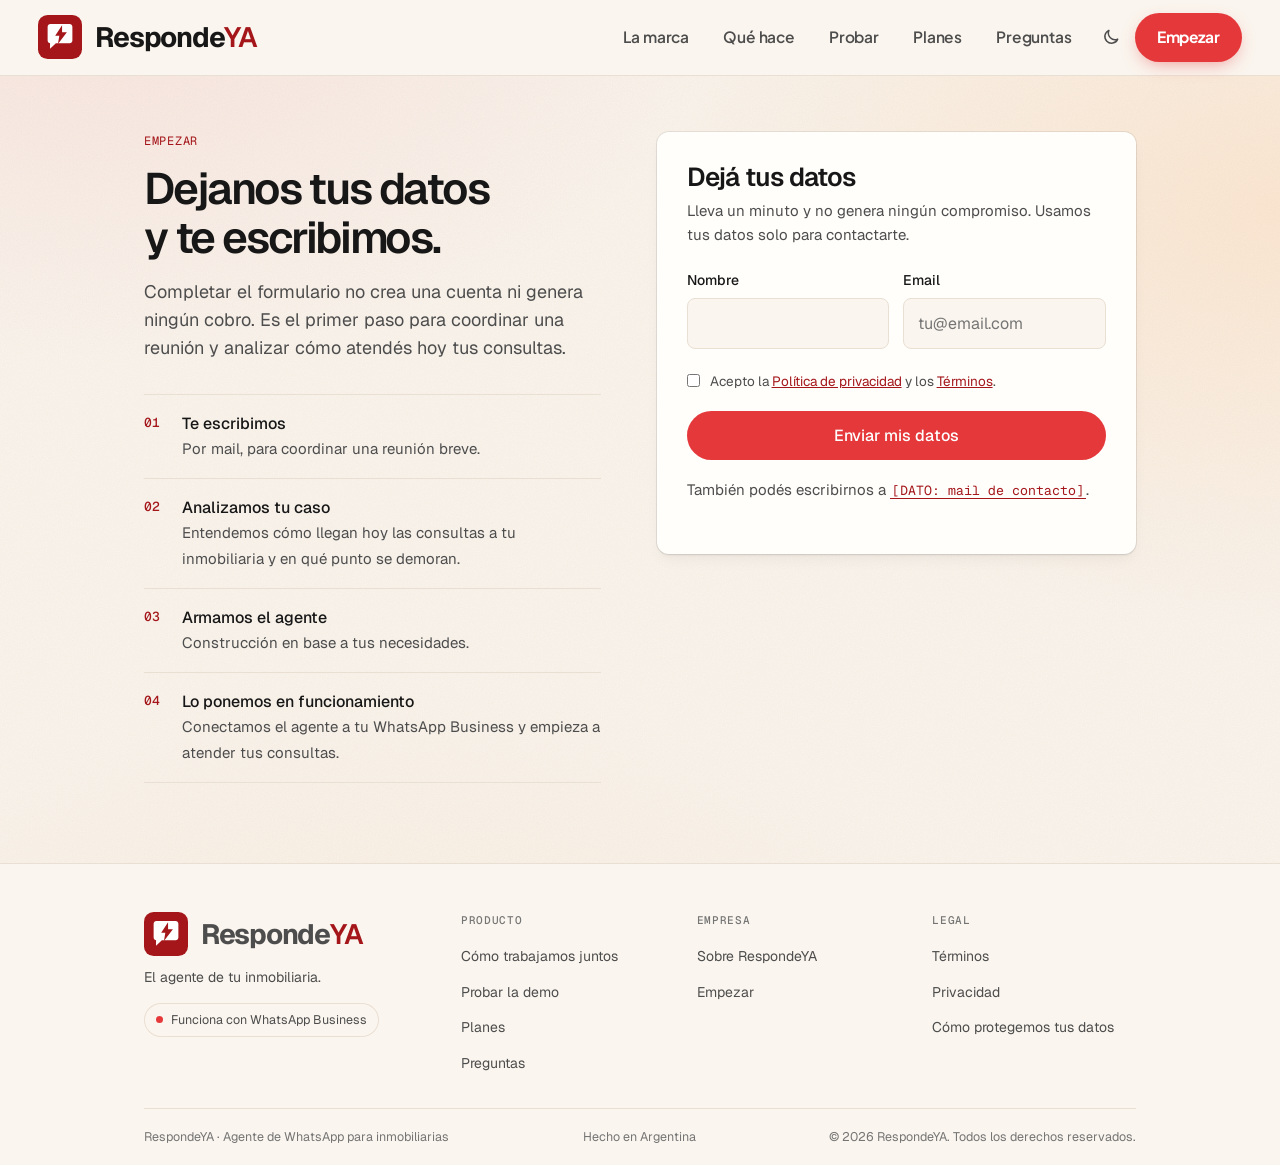
<file: empezar.html>
<!DOCTYPE html>
<html lang="es-AR">
<head>
<meta charset="utf-8">
<meta name="viewport" content="width=device-width, initial-scale=1">
<title>Empezar — RespondeYA</title>
<meta name="description" content="Dejá tus datos y coordinamos una reunión para analizar cómo atendés hoy tus consultas.">
<meta property="og:type" content="website">
<meta property="og:locale" content="es_AR">
<meta property="og:title" content="Empezar — RespondeYA">
<meta property="og:description" content="Dejá tus datos y coordinamos una reunión para analizar cómo atendés hoy tus consultas.">
<meta property="og:image" content="https://phiiliip.github.io/responde-ya-landing/og-image.png">
<meta property="og:image:width" content="1200">
<meta property="og:image:height" content="630">
<meta name="twitter:card" content="summary_large_image">
<meta name="twitter:image" content="https://phiiliip.github.io/responde-ya-landing/og-image.png">
<link rel="preconnect" href="https://fonts.googleapis.com">
<link rel="preconnect" href="https://fonts.gstatic.com" crossorigin>
<link href="https://fonts.googleapis.com/css2?family=Geist:wght@400;500;600;700&family=Plus+Jakarta+Sans:wght@500;600;700&family=Geist+Mono:wght@400;500&display=swap" rel="stylesheet">
<link rel="icon" href="data:image/svg+xml,%3Csvg xmlns='http://www.w3.org/2000/svg' viewBox='0 0 64 64'%3E%3Crect width='64' height='64' rx='14' fill='%23A4161A'/%3E%3Cpath d='M14 17c0-2.2 1.8-4 4-4h28c2.2 0 4 1.8 4 4v20c0 2.2-1.8 4-4 4H26l-8.5 8v-8H18c-2.2 0-4-1.8-4-4z' fill='%23fff'/%3E%3Cpath d='M35 15 25 30h6l-2 12 13-17h-7z' fill='%23A4161A'/%3E%3C/svg%3E">
<link rel="stylesheet" href="site.css">
<script src="theme.js"></script>
</head>
<body>
<header class="nav" id="nav">
  <div class="wide">
    <a class="brandlink" href="index.html" aria-label="RespondeYA, volver al inicio">
      <svg class="iso" viewBox="0 0 64 64" aria-hidden="true">
        <rect width="64" height="64" rx="14" fill="#A4161A"/>
        <path d="M14 17c0-2.2 1.8-4 4-4h28c2.2 0 4 1.8 4 4v20c0 2.2-1.8 4-4 4H26l-8.5 8v-8H18c-2.2 0-4-1.8-4-4z" fill="#fff"/>
        <path d="M35 15 25 30h6l-2 12 13-17h-7z" fill="#A4161A"/>
      </svg>
      <span class="word">Responde<b>YA</b></span>
    </a>
    <nav class="navlinks" aria-label="Principal">
      <a href="index.html#marca">La marca</a>
      <a href="index.html#que-hace">Qué hace</a>
      <a href="demo.html">Probar</a>
      <a href="index.html#planes">Planes</a>
      <a href="index.html#faq">Preguntas</a>
      <a class="navcta" href="empezar.html">Empezar</a>
    </nav>
  </div>
</header>
<main id="top">
<div class="wide signup">
<div class="side">
  <span class="eyebrow">Empezar</span>
  <h1>Dejanos tus datos y te escribimos.</h1>
  <p class="lede">Completar el formulario no crea una cuenta ni genera ningún cobro. Es el primer paso para coordinar una reunión y analizar cómo atendés hoy tus consultas.</p>
  <div class="after">
    <div><span class="n">01</span><p><b>Te escribimos</b><span>Por mail, para coordinar una reunión breve.</span></p></div>
    <div><span class="n">02</span><p><b>Analizamos tu caso</b><span>Entendemos cómo llegan hoy las consultas a tu inmobiliaria y en qué punto se demoran.</span></p></div>
    <div><span class="n">03</span><p><b>Armamos el agente</b><span>Construcción en base a tus necesidades.</span></p></div>
    <div><span class="n">04</span><p><b>Lo ponemos en funcionamiento</b><span>Conectamos el agente a tu WhatsApp Business y empieza a atender tus consultas.</span></p></div>
  </div>
</div>
<div class="formcard">
  <h2>Dejá tus datos</h2>
  <p class="sub">Lleva un minuto y no genera ningún compromiso. Usamos tus datos solo para contactarte.</p>
  <form id="leadForm" novalidate>
    <div class="row2">
      <div class="field"><label for="nombre">Nombre</label><input type="text" id="nombre" name="nombre" autocomplete="name" required></div>
      <div class="field"><label for="email">Email</label><input type="email" id="email" name="email" autocomplete="email" placeholder="tu@email.com" required></div>
    </div>
    <div class="hp" aria-hidden="true"><label>No completar <input type="text" name="web" tabindex="-1" autocomplete="off"></label></div>
    <label class="consent"><input type="checkbox" name="acepta" required><span>Acepto la <a href="privacidad.html" style="color:var(--mark)">Política de privacidad</a> y los <a href="terminos.html" style="color:var(--mark)">Términos</a>.</span></label>
    <button class="cta" type="submit">Enviar mis datos</button>
    <div class="notice" id="formNotice" role="status" aria-live="polite"></div>
  </form>
  <p class="sub" style="margin-top:18px">También podés escribirnos a <span class="js-mail"><mark class="dato">[DATO: mail de contacto]</mark></span>.</p>
</div>
</div>
</main>
<footer>
  <div class="wide">
    <div class="foot">
      <div>
        <a class="brandlink" href="index.html#top" aria-label="RespondeYA, inicio"><svg class="iso" viewBox="0 0 64 64" aria-hidden="true"><rect width="64" height="64" rx="14" fill="#A4161A"/><path d="M14 17c0-2.2 1.8-4 4-4h28c2.2 0 4 1.8 4 4v20c0 2.2-1.8 4-4 4H26l-8.5 8v-8H18c-2.2 0-4-1.8-4-4z" fill="#fff"/><path d="M35 15 25 30h6l-2 12 13-17h-7z" fill="#A4161A"/></svg><span class="word">Responde<b>YA</b></span></a>
        <p class="tag">El agente de tu inmobiliaria.</p>
        <span class="badge"><i></i>Funciona con WhatsApp Business</span>
      </div>
      <nav aria-label="Producto"><h4>Producto</h4><ul>
        <li><a href="index.html#como-funciona">Cómo trabajamos juntos</a></li>
        <li><a href="demo.html">Probar la demo</a></li>
        <li><a href="index.html#planes">Planes</a></li>
        <li><a href="index.html#faq">Preguntas</a></li>
      </ul></nav>
      <nav aria-label="Empresa"><h4>Empresa</h4><ul>
        <li><a href="sobre.html">Sobre RespondeYA</a></li>
        <li><a href="empezar.html">Empezar</a></li>
      </ul></nav>
      <nav aria-label="Legal"><h4>Legal</h4><ul>
        <li><a href="terminos.html">Términos</a></li>
        <li><a href="privacidad.html">Privacidad</a></li>
        <li><a href="proteccion-de-datos.html">Cómo protegemos tus datos</a></li>
      </ul></nav>
    </div>
    <div class="legalbar">
      <span>RespondeYA · Agente de WhatsApp para inmobiliarias</span>
      <span>Hecho en Argentina</span>
      <span>© 2026 RespondeYA. Todos los derechos reservados.</span>
    </div>
  </div>
</footer>
<script src="config.js"></script>
<script src="site.js"></script>
</body>
</html>
</file>
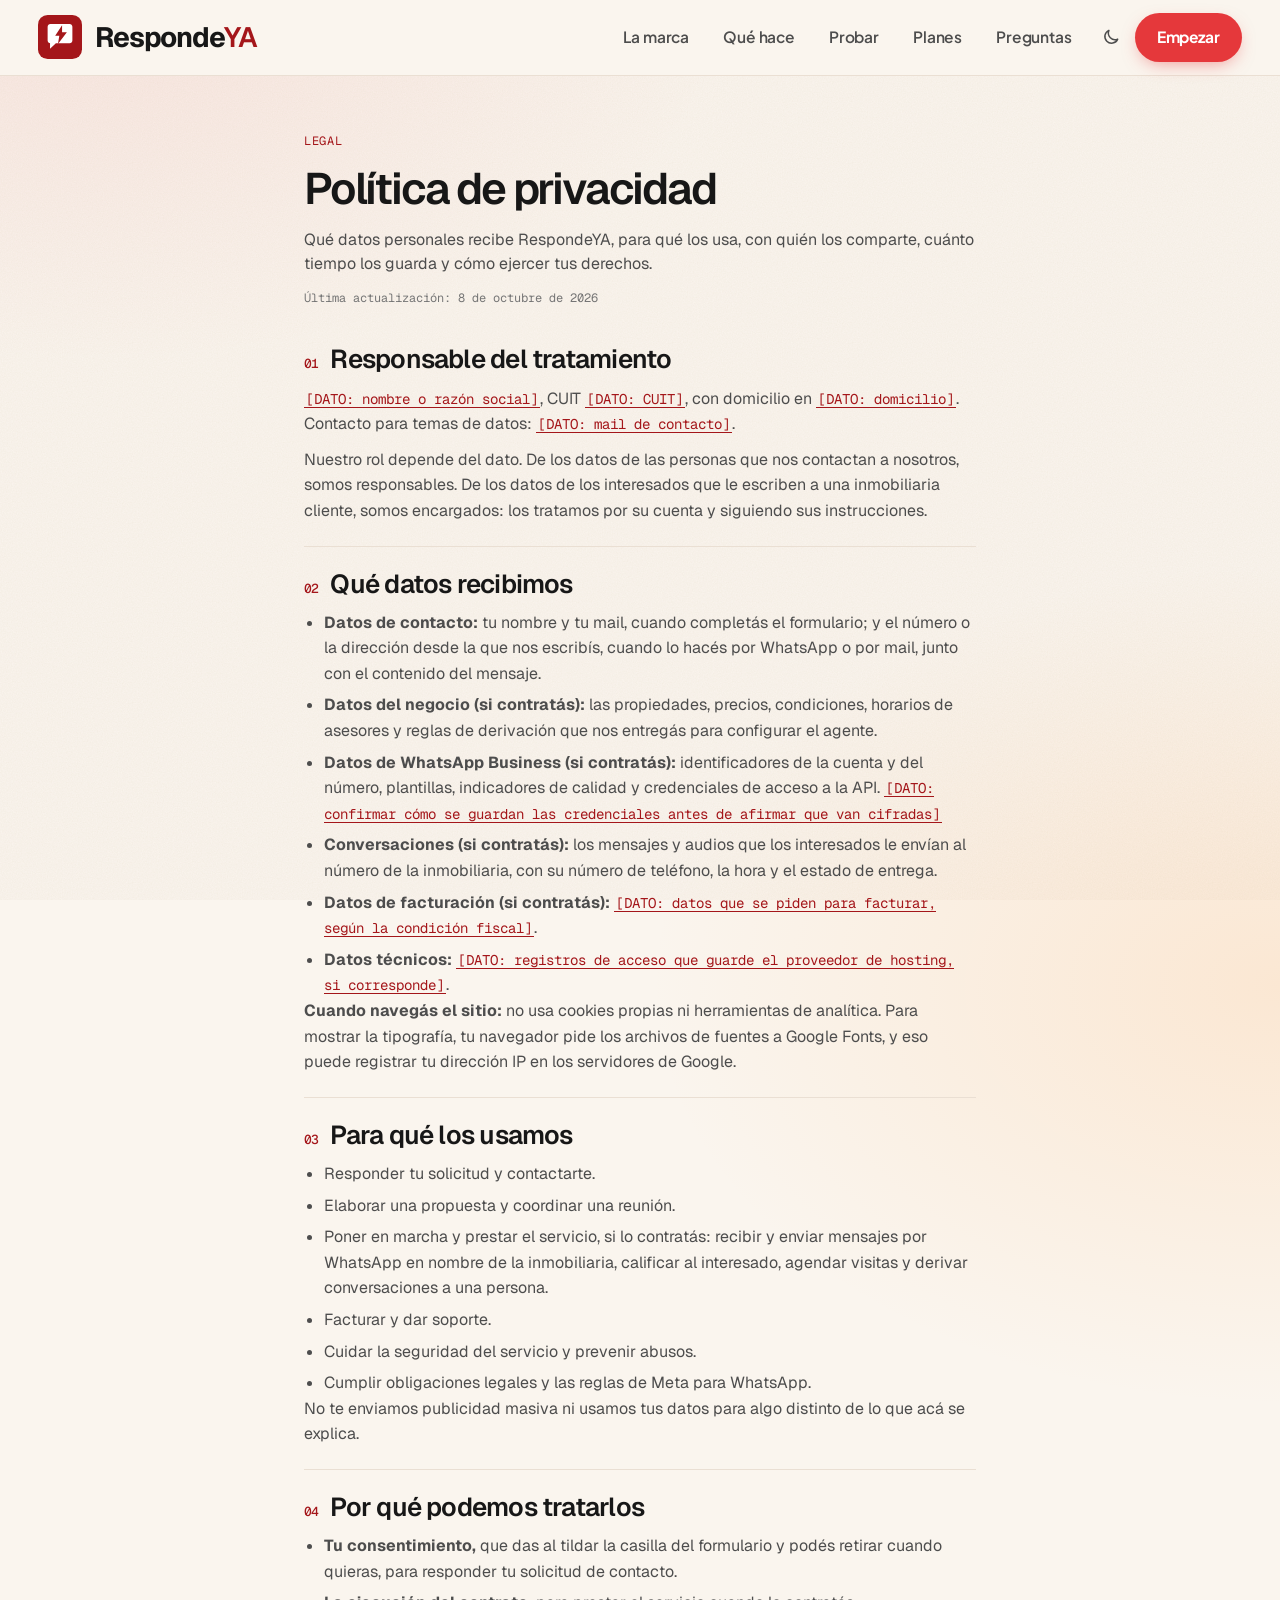
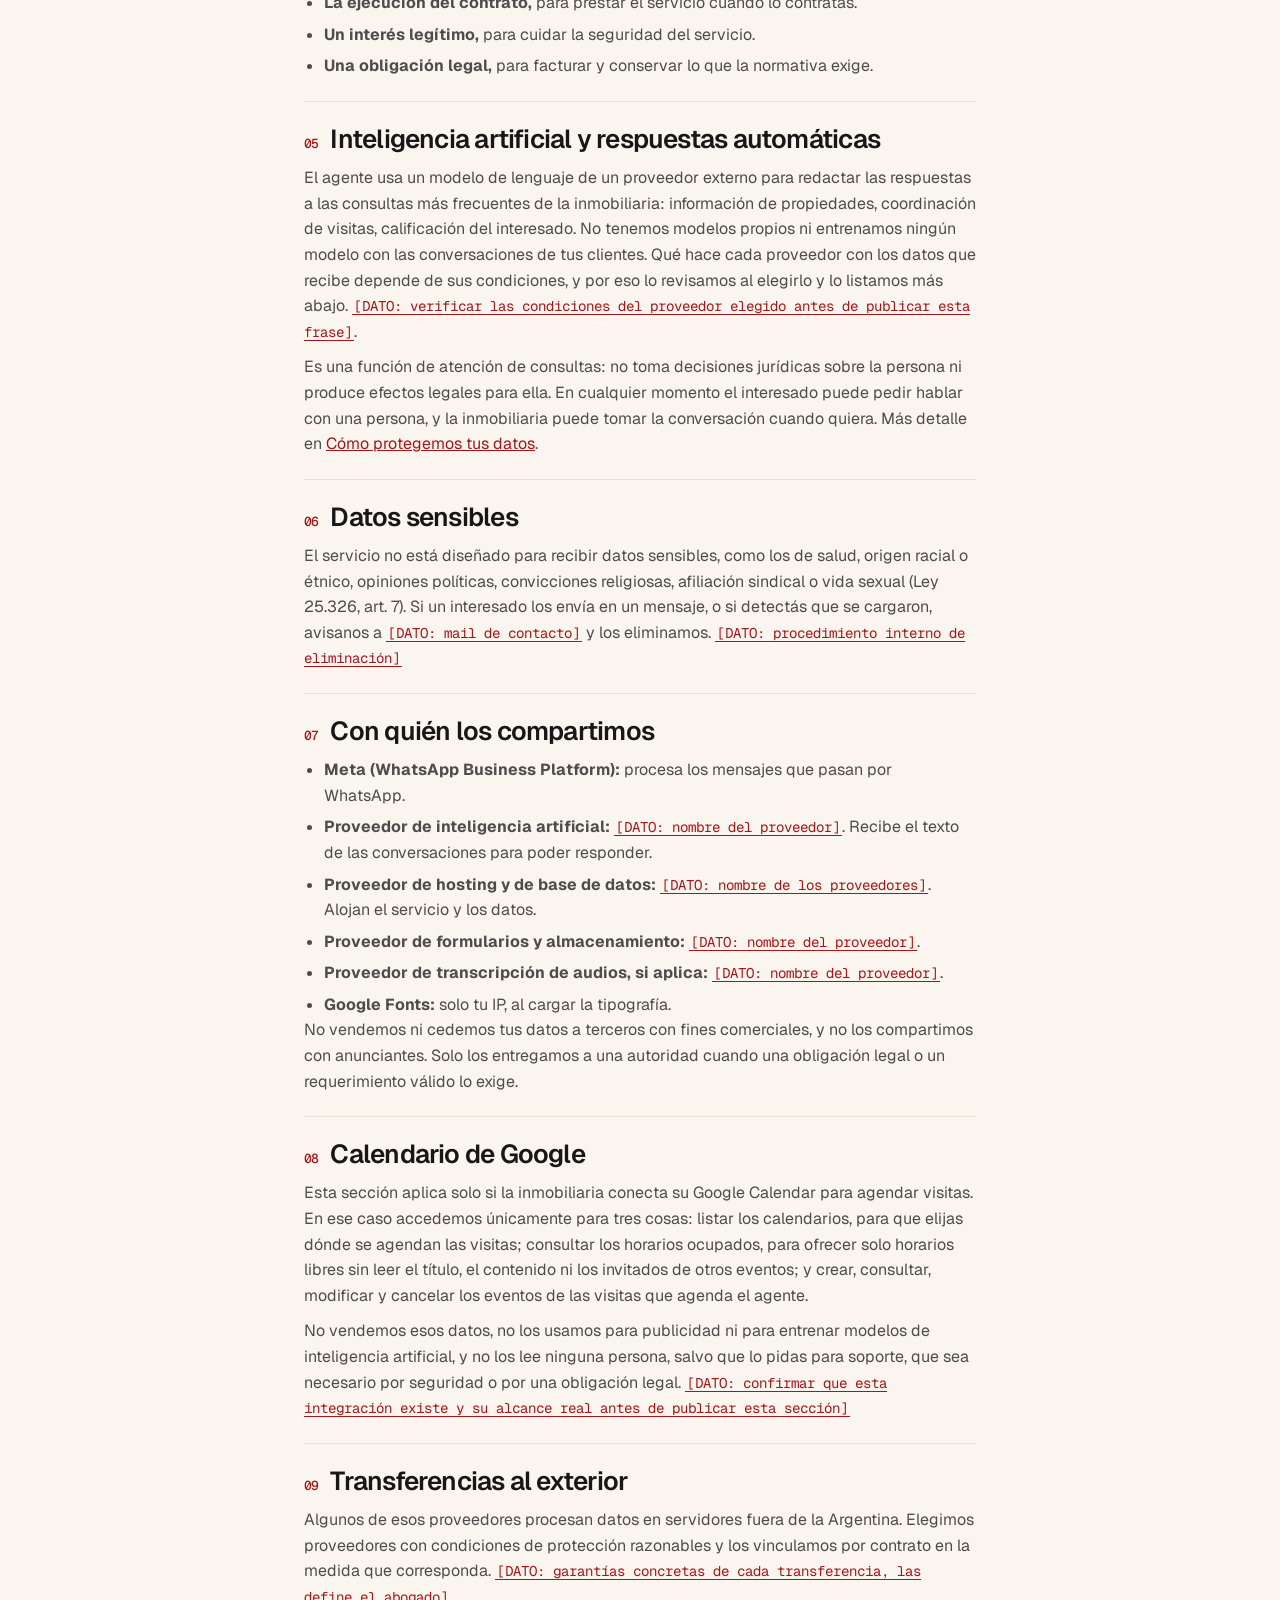
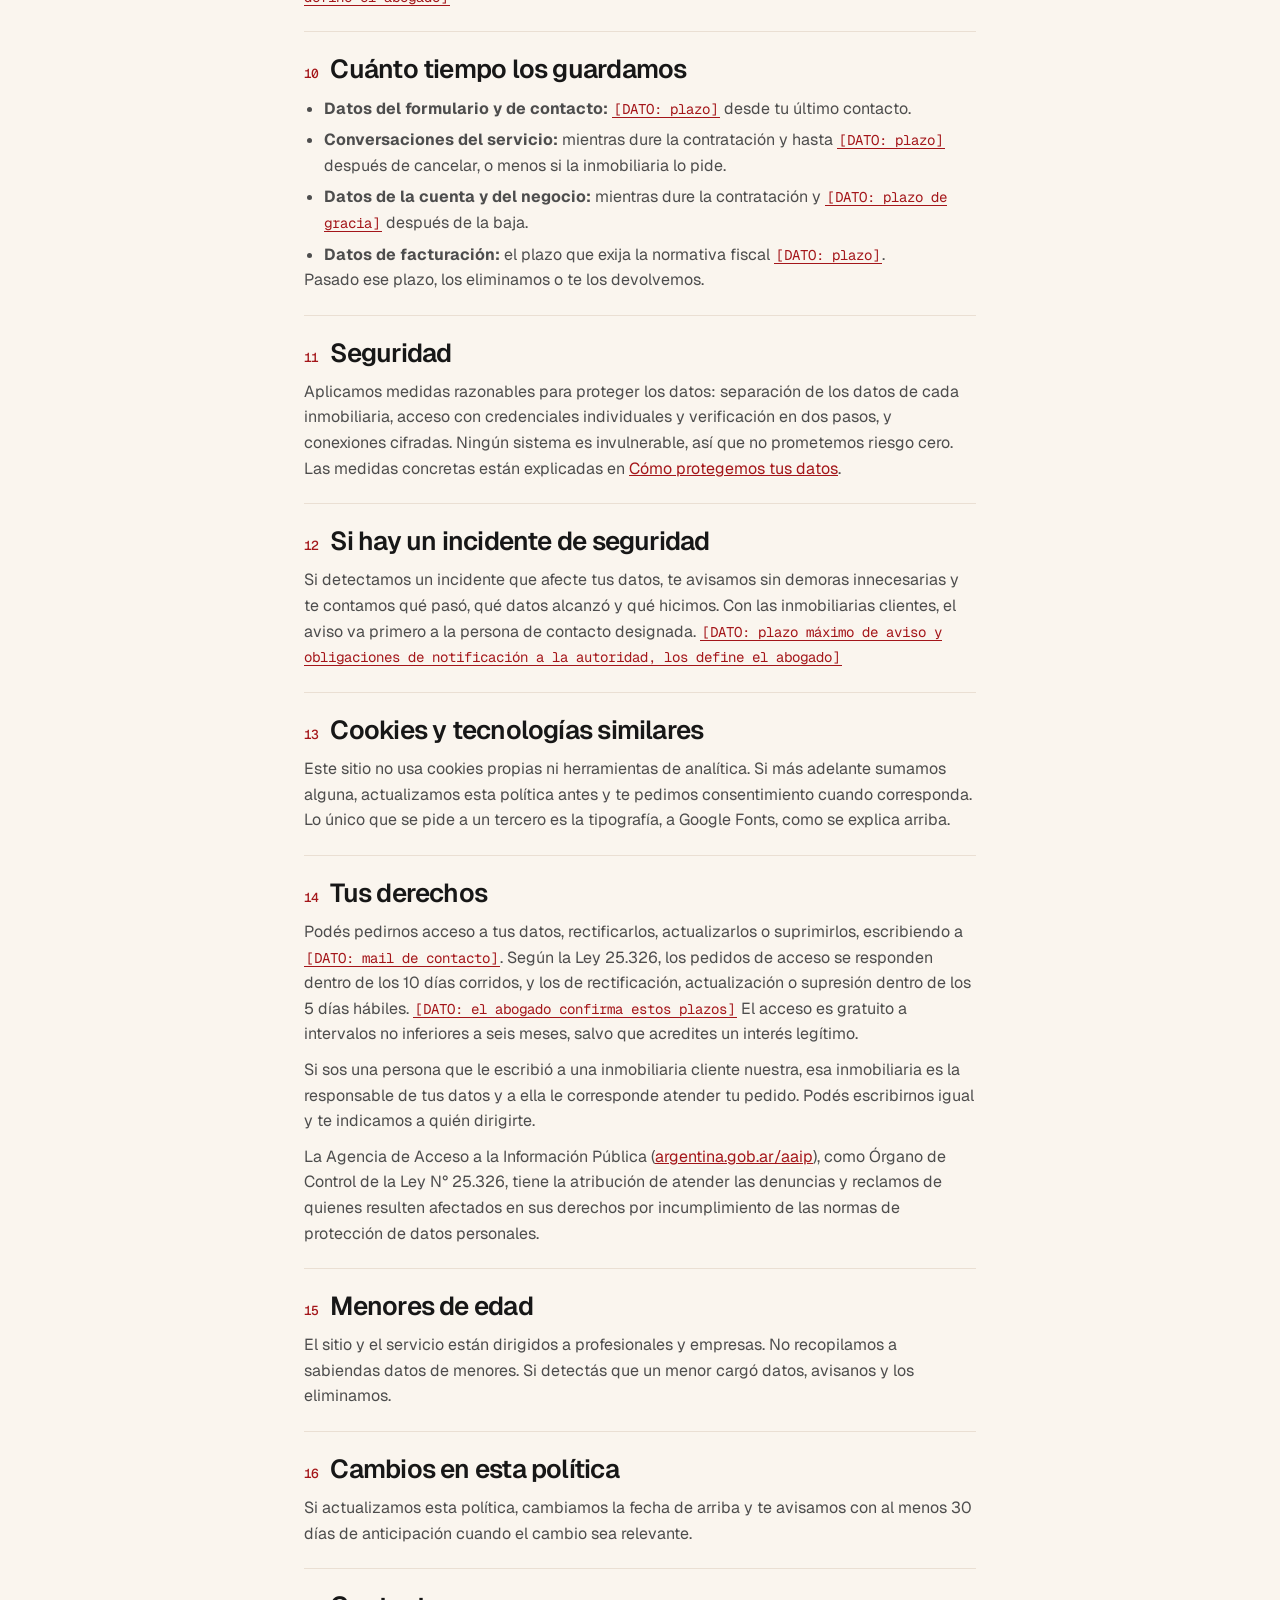
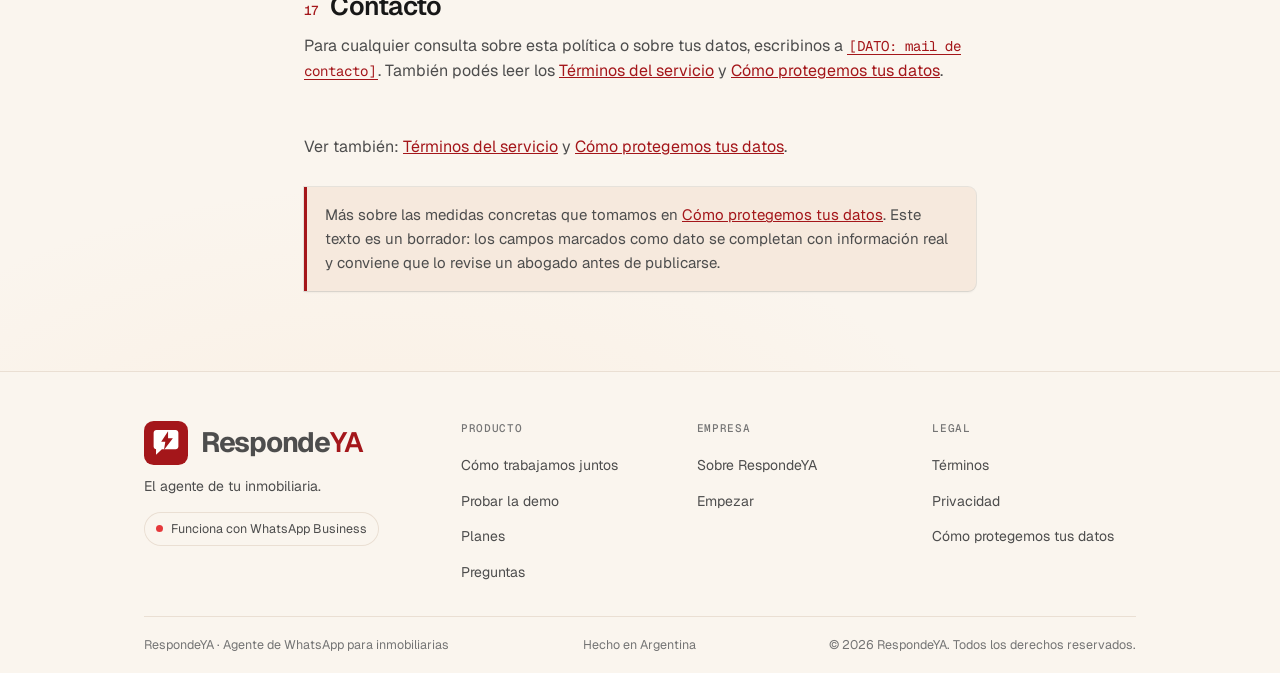
<file: privacidad.html>
<!DOCTYPE html>
<html lang="es-AR">
<head>
<meta charset="utf-8">
<meta name="viewport" content="width=device-width, initial-scale=1">
<title>Política de privacidad — RespondeYA</title>
<meta name="description" content="Qué datos personales recibe RespondeYA, para qué los usa y cómo ejercer tus derechos.">
<meta property="og:type" content="website">
<meta property="og:locale" content="es_AR">
<meta property="og:title" content="Política de privacidad — RespondeYA">
<meta property="og:description" content="Qué datos personales recibe RespondeYA, para qué los usa y cómo ejercer tus derechos.">
<meta property="og:image" content="https://phiiliip.github.io/responde-ya-landing/og-image.png">
<meta property="og:image:width" content="1200">
<meta property="og:image:height" content="630">
<meta name="twitter:card" content="summary_large_image">
<meta name="twitter:image" content="https://phiiliip.github.io/responde-ya-landing/og-image.png">
<link rel="preconnect" href="https://fonts.googleapis.com">
<link rel="preconnect" href="https://fonts.gstatic.com" crossorigin>
<link href="https://fonts.googleapis.com/css2?family=Geist:wght@400;500;600;700&family=Plus+Jakarta+Sans:wght@500;600;700&family=Geist+Mono:wght@400;500&display=swap" rel="stylesheet">
<link rel="icon" href="data:image/svg+xml,%3Csvg xmlns='http://www.w3.org/2000/svg' viewBox='0 0 64 64'%3E%3Crect width='64' height='64' rx='14' fill='%23A4161A'/%3E%3Cpath d='M14 17c0-2.2 1.8-4 4-4h28c2.2 0 4 1.8 4 4v20c0 2.2-1.8 4-4 4H26l-8.5 8v-8H18c-2.2 0-4-1.8-4-4z' fill='%23fff'/%3E%3Cpath d='M35 15 25 30h6l-2 12 13-17h-7z' fill='%23A4161A'/%3E%3C/svg%3E">
<link rel="stylesheet" href="site.css">
<script src="theme.js"></script>
</head>
<body>
<header class="nav" id="nav">
  <div class="wide">
    <a class="brandlink" href="index.html" aria-label="RespondeYA, volver al inicio">
      <svg class="iso" viewBox="0 0 64 64" aria-hidden="true">
        <rect width="64" height="64" rx="14" fill="#A4161A"/>
        <path d="M14 17c0-2.2 1.8-4 4-4h28c2.2 0 4 1.8 4 4v20c0 2.2-1.8 4-4 4H26l-8.5 8v-8H18c-2.2 0-4-1.8-4-4z" fill="#fff"/>
        <path d="M35 15 25 30h6l-2 12 13-17h-7z" fill="#A4161A"/>
      </svg>
      <span class="word">Responde<b>YA</b></span>
    </a>
    <nav class="navlinks" aria-label="Principal">
      <a href="index.html#marca">La marca</a>
      <a href="index.html#que-hace">Qué hace</a>
      <a href="demo.html">Probar</a>
      <a href="index.html#planes">Planes</a>
      <a href="index.html#faq">Preguntas</a>
      <a class="navcta" href="empezar.html">Empezar</a>
    </nav>
  </div>
</header>
<main id="top">
<div class="measure doc">
<header><span class="eyebrow">Legal</span><h1>Política de privacidad</h1><p class="lede" style="margin-top:14px">Qué datos personales recibe RespondeYA, para qué los usa, con quién los comparte, cuánto tiempo los guarda y cómo ejercer tus derechos.</p><p class="meta">Última actualización: 8 de octubre de 2026</p></header>
<section><h2><span class="n">01</span>Responsable del tratamiento</h2><p><mark class="dato">[DATO: nombre o razón social]</mark>, CUIT <mark class="dato">[DATO: CUIT]</mark>, con domicilio en <mark class="dato">[DATO: domicilio]</mark>. Contacto para temas de datos: <span class="js-mail"><mark class="dato">[DATO: mail de contacto]</mark></span>.</p><p>Nuestro rol depende del dato. De los datos de las personas que nos contactan a nosotros, somos responsables. De los datos de los interesados que le escriben a una inmobiliaria cliente, somos encargados: los tratamos por su cuenta y siguiendo sus instrucciones.</p></section>
<section><h2><span class="n">02</span>Qué datos recibimos</h2><ul><li><b>Datos de contacto:</b> tu nombre y tu mail, cuando completás el formulario; y el número o la dirección desde la que nos escribís, cuando lo hacés por WhatsApp o por mail, junto con el contenido del mensaje.</li><li><b>Datos del negocio (si contratás):</b> las propiedades, precios, condiciones, horarios de asesores y reglas de derivación que nos entregás para configurar el agente.</li><li><b>Datos de WhatsApp Business (si contratás):</b> identificadores de la cuenta y del número, plantillas, indicadores de calidad y credenciales de acceso a la API. <mark class="dato">[DATO: confirmar cómo se guardan las credenciales antes de afirmar que van cifradas]</mark></li><li><b>Conversaciones (si contratás):</b> los mensajes y audios que los interesados le envían al número de la inmobiliaria, con su número de teléfono, la hora y el estado de entrega.</li><li><b>Datos de facturación (si contratás):</b> <mark class="dato">[DATO: datos que se piden para facturar, según la condición fiscal]</mark>.</li><li><b>Datos técnicos:</b> <mark class="dato">[DATO: registros de acceso que guarde el proveedor de hosting, si corresponde]</mark>.</li></ul><p><b>Cuando navegás el sitio:</b> no usa cookies propias ni herramientas de analítica. Para mostrar la tipografía, tu navegador pide los archivos de fuentes a Google Fonts, y eso puede registrar tu dirección IP en los servidores de Google.</p></section>
<section><h2><span class="n">03</span>Para qué los usamos</h2><ul><li>Responder tu solicitud y contactarte.</li><li>Elaborar una propuesta y coordinar una reunión.</li><li>Poner en marcha y prestar el servicio, si lo contratás: recibir y enviar mensajes por WhatsApp en nombre de la inmobiliaria, calificar al interesado, agendar visitas y derivar conversaciones a una persona.</li><li>Facturar y dar soporte.</li><li>Cuidar la seguridad del servicio y prevenir abusos.</li><li>Cumplir obligaciones legales y las reglas de Meta para WhatsApp.</li></ul><p>No te enviamos publicidad masiva ni usamos tus datos para algo distinto de lo que acá se explica.</p></section>
<section><h2><span class="n">04</span>Por qué podemos tratarlos</h2><ul><li><b>Tu consentimiento,</b> que das al tildar la casilla del formulario y podés retirar cuando quieras, para responder tu solicitud de contacto.</li><li><b>La ejecución del contrato,</b> para prestar el servicio cuando lo contratás.</li><li><b>Un interés legítimo,</b> para cuidar la seguridad del servicio.</li><li><b>Una obligación legal,</b> para facturar y conservar lo que la normativa exige.</li></ul></section>
<section><h2><span class="n">05</span>Inteligencia artificial y respuestas automáticas</h2><p>El agente usa un modelo de lenguaje de un proveedor externo para redactar las respuestas a las consultas más frecuentes de la inmobiliaria: información de propiedades, coordinación de visitas, calificación del interesado. No tenemos modelos propios ni entrenamos ningún modelo con las conversaciones de tus clientes. Qué hace cada proveedor con los datos que recibe depende de sus condiciones, y por eso lo revisamos al elegirlo y lo listamos más abajo. <mark class="dato">[DATO: verificar las condiciones del proveedor elegido antes de publicar esta frase]</mark>.</p><p>Es una función de atención de consultas: no toma decisiones jurídicas sobre la persona ni produce efectos legales para ella. En cualquier momento el interesado puede pedir hablar con una persona, y la inmobiliaria puede tomar la conversación cuando quiera. Más detalle en <a href="proteccion-de-datos.html">Cómo protegemos tus datos</a>.</p></section>
<section><h2><span class="n">06</span>Datos sensibles</h2><p>El servicio no está diseñado para recibir datos sensibles, como los de salud, origen racial o étnico, opiniones políticas, convicciones religiosas, afiliación sindical o vida sexual (Ley 25.326, art. 7). Si un interesado los envía en un mensaje, o si detectás que se cargaron, avisanos a <span class="js-mail"><mark class="dato">[DATO: mail de contacto]</mark></span> y los eliminamos. <mark class="dato">[DATO: procedimiento interno de eliminación]</mark></p></section>
<section><h2><span class="n">07</span>Con quién los compartimos</h2><ul><li><b>Meta (WhatsApp Business Platform):</b> procesa los mensajes que pasan por WhatsApp.</li><li><b>Proveedor de inteligencia artificial:</b> <mark class="dato">[DATO: nombre del proveedor]</mark>. Recibe el texto de las conversaciones para poder responder.</li><li><b>Proveedor de hosting y de base de datos:</b> <mark class="dato">[DATO: nombre de los proveedores]</mark>. Alojan el servicio y los datos.</li><li><b>Proveedor de formularios y almacenamiento:</b> <mark class="dato">[DATO: nombre del proveedor]</mark>.</li><li><b>Proveedor de transcripción de audios, si aplica:</b> <mark class="dato">[DATO: nombre del proveedor]</mark>.</li><li><b>Google Fonts:</b> solo tu IP, al cargar la tipografía.</li></ul><p>No vendemos ni cedemos tus datos a terceros con fines comerciales, y no los compartimos con anunciantes. Solo los entregamos a una autoridad cuando una obligación legal o un requerimiento válido lo exige.</p></section>
<section><h2><span class="n">08</span>Calendario de Google</h2><p>Esta sección aplica solo si la inmobiliaria conecta su Google Calendar para agendar visitas. En ese caso accedemos únicamente para tres cosas: listar los calendarios, para que elijas dónde se agendan las visitas; consultar los horarios ocupados, para ofrecer solo horarios libres sin leer el título, el contenido ni los invitados de otros eventos; y crear, consultar, modificar y cancelar los eventos de las visitas que agenda el agente.</p><p>No vendemos esos datos, no los usamos para publicidad ni para entrenar modelos de inteligencia artificial, y no los lee ninguna persona, salvo que lo pidas para soporte, que sea necesario por seguridad o por una obligación legal. <mark class="dato">[DATO: confirmar que esta integración existe y su alcance real antes de publicar esta sección]</mark></p></section>
<section><h2><span class="n">09</span>Transferencias al exterior</h2><p>Algunos de esos proveedores procesan datos en servidores fuera de la Argentina. Elegimos proveedores con condiciones de protección razonables y los vinculamos por contrato en la medida que corresponda. <mark class="dato">[DATO: garantías concretas de cada transferencia, las define el abogado]</mark></p></section>
<section><h2><span class="n">10</span>Cuánto tiempo los guardamos</h2><ul><li><b>Datos del formulario y de contacto:</b> <mark class="dato">[DATO: plazo]</mark> desde tu último contacto.</li><li><b>Conversaciones del servicio:</b> mientras dure la contratación y hasta <mark class="dato">[DATO: plazo]</mark> después de cancelar, o menos si la inmobiliaria lo pide.</li><li><b>Datos de la cuenta y del negocio:</b> mientras dure la contratación y <mark class="dato">[DATO: plazo de gracia]</mark> después de la baja.</li><li><b>Datos de facturación:</b> el plazo que exija la normativa fiscal <mark class="dato">[DATO: plazo]</mark>.</li></ul><p>Pasado ese plazo, los eliminamos o te los devolvemos.</p></section>
<section><h2><span class="n">11</span>Seguridad</h2><p>Aplicamos medidas razonables para proteger los datos: separación de los datos de cada inmobiliaria, acceso con credenciales individuales y verificación en dos pasos, y conexiones cifradas. Ningún sistema es invulnerable, así que no prometemos riesgo cero. Las medidas concretas están explicadas en <a href="proteccion-de-datos.html">Cómo protegemos tus datos</a>.</p></section>
<section><h2><span class="n">12</span>Si hay un incidente de seguridad</h2><p>Si detectamos un incidente que afecte tus datos, te avisamos sin demoras innecesarias y te contamos qué pasó, qué datos alcanzó y qué hicimos. Con las inmobiliarias clientes, el aviso va primero a la persona de contacto designada. <mark class="dato">[DATO: plazo máximo de aviso y obligaciones de notificación a la autoridad, los define el abogado]</mark></p></section>
<section><h2><span class="n">13</span>Cookies y tecnologías similares</h2><p>Este sitio no usa cookies propias ni herramientas de analítica. Si más adelante sumamos alguna, actualizamos esta política antes y te pedimos consentimiento cuando corresponda. Lo único que se pide a un tercero es la tipografía, a Google Fonts, como se explica arriba.</p></section>
<section><h2><span class="n">14</span>Tus derechos</h2><p>Podés pedirnos acceso a tus datos, rectificarlos, actualizarlos o suprimirlos, escribiendo a <span class="js-mail"><mark class="dato">[DATO: mail de contacto]</mark></span>. Según la Ley 25.326, los pedidos de acceso se responden dentro de los 10 días corridos, y los de rectificación, actualización o supresión dentro de los 5 días hábiles. <mark class="dato">[DATO: el abogado confirma estos plazos]</mark> El acceso es gratuito a intervalos no inferiores a seis meses, salvo que acredites un interés legítimo.</p><p>Si sos una persona que le escribió a una inmobiliaria cliente nuestra, esa inmobiliaria es la responsable de tus datos y a ella le corresponde atender tu pedido. Podés escribirnos igual y te indicamos a quién dirigirte.</p><p>La Agencia de Acceso a la Información Pública (<a href="https://www.argentina.gob.ar/aaip">argentina.gob.ar/aaip</a>), como Órgano de Control de la Ley N° 25.326, tiene la atribución de atender las denuncias y reclamos de quienes resulten afectados en sus derechos por incumplimiento de las normas de protección de datos personales.</p></section>
<section><h2><span class="n">15</span>Menores de edad</h2><p>El sitio y el servicio están dirigidos a profesionales y empresas. No recopilamos a sabiendas datos de menores. Si detectás que un menor cargó datos, avisanos y los eliminamos.</p></section>
<section><h2><span class="n">16</span>Cambios en esta política</h2><p>Si actualizamos esta política, cambiamos la fecha de arriba y te avisamos con al menos 30 días de anticipación cuando el cambio sea relevante.</p></section>
<section><h2><span class="n">17</span>Contacto</h2><p>Para cualquier consulta sobre esta política o sobre tus datos, escribinos a <span class="js-mail"><mark class="dato">[DATO: mail de contacto]</mark></span>. También podés leer los <a href="terminos.html">Términos del servicio</a> y <a href="proteccion-de-datos.html">Cómo protegemos tus datos</a>.</p></section>
<p class="vermas" style="margin-top:28px">Ver también: <a href="terminos.html">Términos del servicio</a> y <a href="proteccion-de-datos.html">Cómo protegemos tus datos</a>.</p><div class="callout"><p>Más sobre las medidas concretas que tomamos en <a href="proteccion-de-datos.html">Cómo protegemos tus datos</a>. Este texto es un borrador: los campos marcados como dato se completan con información real y conviene que lo revise un abogado antes de publicarse.</p></div>
</div>
</main>
<footer>
  <div class="wide">
    <div class="foot">
      <div>
        <a class="brandlink" href="index.html#top" aria-label="RespondeYA, inicio"><svg class="iso" viewBox="0 0 64 64" aria-hidden="true"><rect width="64" height="64" rx="14" fill="#A4161A"/><path d="M14 17c0-2.2 1.8-4 4-4h28c2.2 0 4 1.8 4 4v20c0 2.2-1.8 4-4 4H26l-8.5 8v-8H18c-2.2 0-4-1.8-4-4z" fill="#fff"/><path d="M35 15 25 30h6l-2 12 13-17h-7z" fill="#A4161A"/></svg><span class="word">Responde<b>YA</b></span></a>
        <p class="tag">El agente de tu inmobiliaria.</p>
        <span class="badge"><i></i>Funciona con WhatsApp Business</span>
      </div>
      <nav aria-label="Producto"><h4>Producto</h4><ul>
        <li><a href="index.html#como-funciona">Cómo trabajamos juntos</a></li>
        <li><a href="demo.html">Probar la demo</a></li>
        <li><a href="index.html#planes">Planes</a></li>
        <li><a href="index.html#faq">Preguntas</a></li>
      </ul></nav>
      <nav aria-label="Empresa"><h4>Empresa</h4><ul>
        <li><a href="sobre.html">Sobre RespondeYA</a></li>
        <li><a href="empezar.html">Empezar</a></li>
      </ul></nav>
      <nav aria-label="Legal"><h4>Legal</h4><ul>
        <li><a href="terminos.html">Términos</a></li>
        <li><a href="privacidad.html">Privacidad</a></li>
        <li><a href="proteccion-de-datos.html">Cómo protegemos tus datos</a></li>
      </ul></nav>
    </div>
    <div class="legalbar">
      <span>RespondeYA · Agente de WhatsApp para inmobiliarias</span>
      <span>Hecho en Argentina</span>
      <span>© 2026 RespondeYA. Todos los derechos reservados.</span>
    </div>
  </div>
</footer>
<script src="config.js"></script>
<script src="site.js"></script>
</body>
</html>
</file>
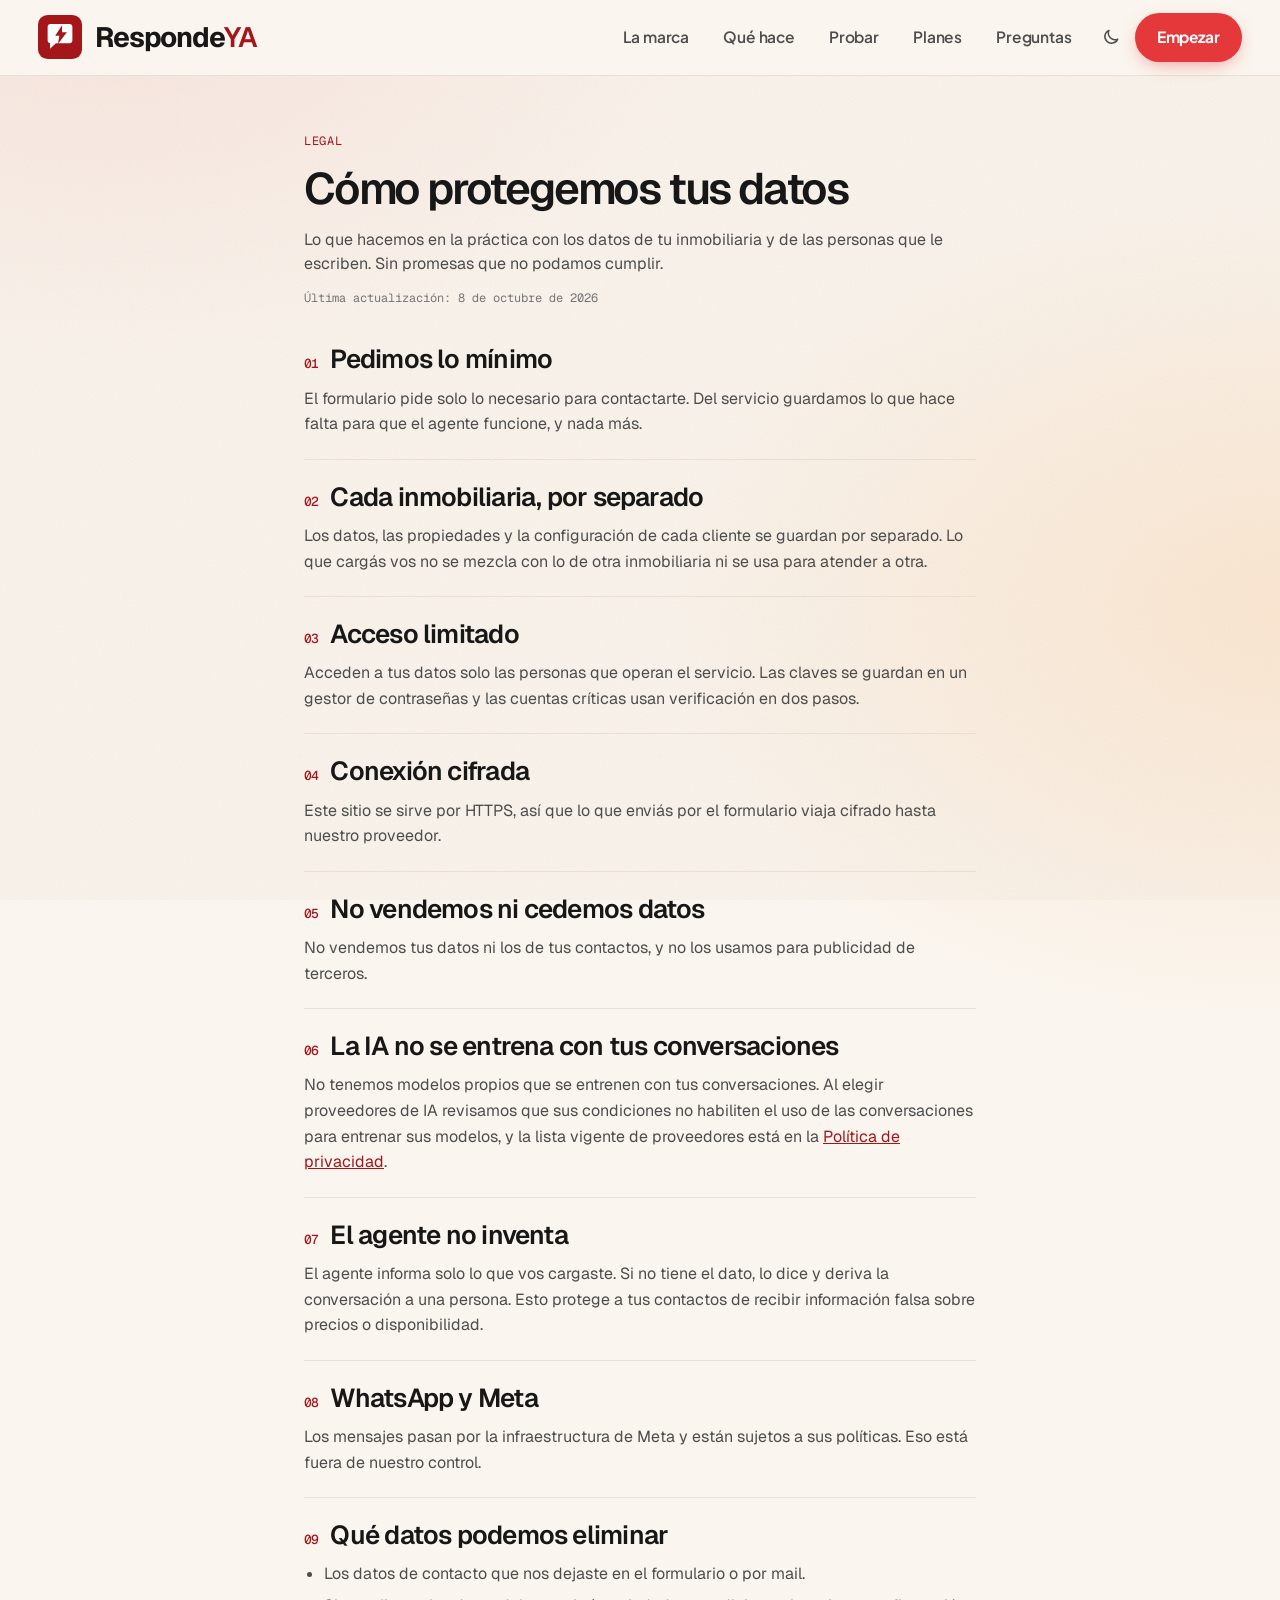
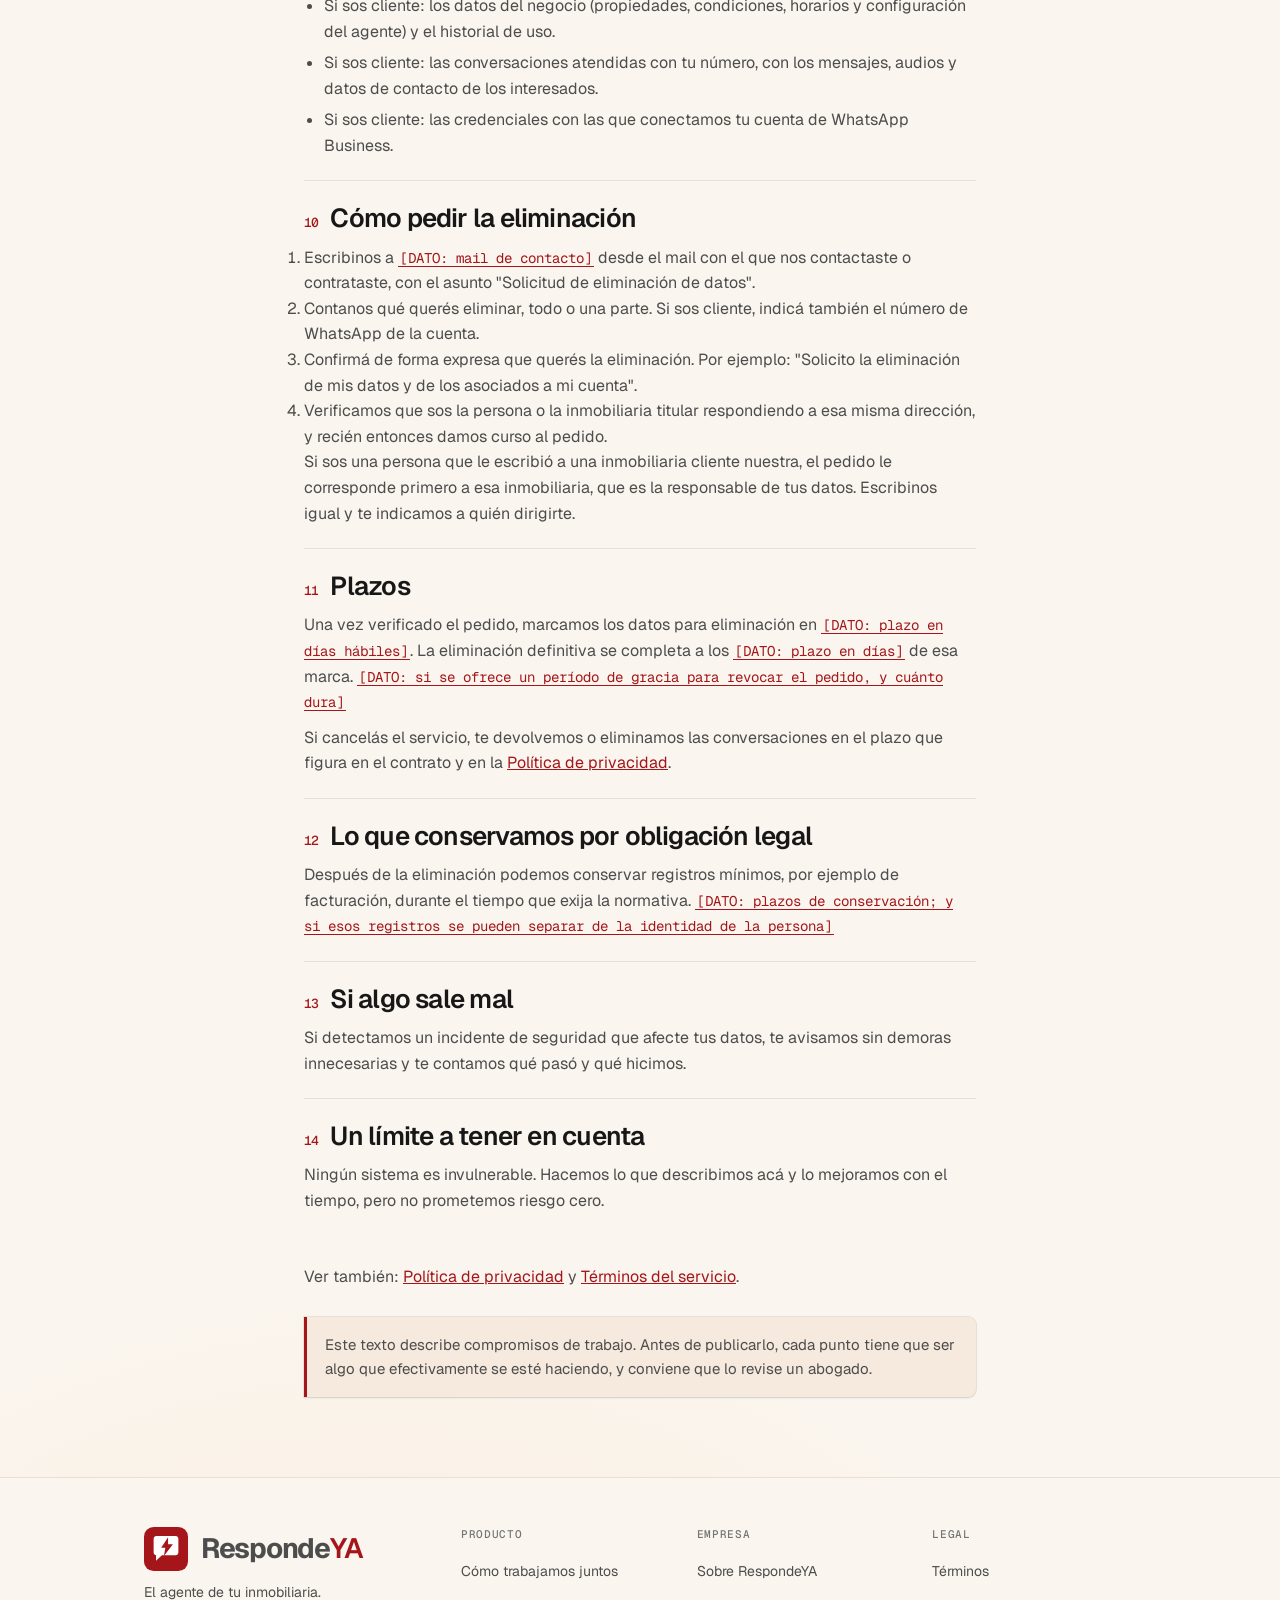
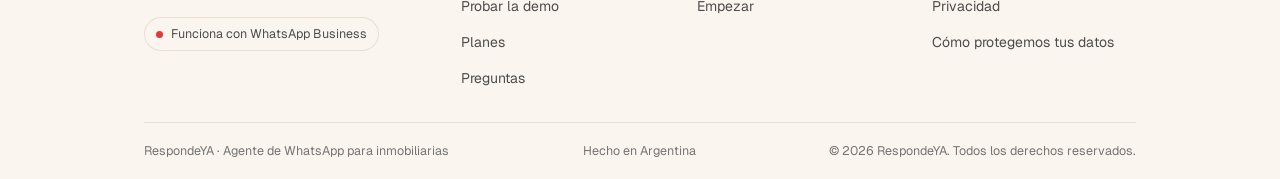
<file: proteccion-de-datos.html>
<!DOCTYPE html>
<html lang="es-AR">
<head>
<meta charset="utf-8">
<meta name="viewport" content="width=device-width, initial-scale=1">
<title>Cómo protegemos tus datos — RespondeYA</title>
<meta name="description" content="Las medidas concretas con las que RespondeYA protege los datos de tu inmobiliaria.">
<meta property="og:type" content="website">
<meta property="og:locale" content="es_AR">
<meta property="og:title" content="Cómo protegemos tus datos — RespondeYA">
<meta property="og:description" content="Las medidas concretas con las que RespondeYA protege los datos de tu inmobiliaria.">
<meta property="og:image" content="https://phiiliip.github.io/responde-ya-landing/og-image.png">
<meta property="og:image:width" content="1200">
<meta property="og:image:height" content="630">
<meta name="twitter:card" content="summary_large_image">
<meta name="twitter:image" content="https://phiiliip.github.io/responde-ya-landing/og-image.png">
<link rel="preconnect" href="https://fonts.googleapis.com">
<link rel="preconnect" href="https://fonts.gstatic.com" crossorigin>
<link href="https://fonts.googleapis.com/css2?family=Geist:wght@400;500;600;700&family=Plus+Jakarta+Sans:wght@500;600;700&family=Geist+Mono:wght@400;500&display=swap" rel="stylesheet">
<link rel="icon" href="data:image/svg+xml,%3Csvg xmlns='http://www.w3.org/2000/svg' viewBox='0 0 64 64'%3E%3Crect width='64' height='64' rx='14' fill='%23A4161A'/%3E%3Cpath d='M14 17c0-2.2 1.8-4 4-4h28c2.2 0 4 1.8 4 4v20c0 2.2-1.8 4-4 4H26l-8.5 8v-8H18c-2.2 0-4-1.8-4-4z' fill='%23fff'/%3E%3Cpath d='M35 15 25 30h6l-2 12 13-17h-7z' fill='%23A4161A'/%3E%3C/svg%3E">
<link rel="stylesheet" href="site.css">
<script src="theme.js"></script>
</head>
<body>
<header class="nav" id="nav">
  <div class="wide">
    <a class="brandlink" href="index.html" aria-label="RespondeYA, volver al inicio">
      <svg class="iso" viewBox="0 0 64 64" aria-hidden="true">
        <rect width="64" height="64" rx="14" fill="#A4161A"/>
        <path d="M14 17c0-2.2 1.8-4 4-4h28c2.2 0 4 1.8 4 4v20c0 2.2-1.8 4-4 4H26l-8.5 8v-8H18c-2.2 0-4-1.8-4-4z" fill="#fff"/>
        <path d="M35 15 25 30h6l-2 12 13-17h-7z" fill="#A4161A"/>
      </svg>
      <span class="word">Responde<b>YA</b></span>
    </a>
    <nav class="navlinks" aria-label="Principal">
      <a href="index.html#marca">La marca</a>
      <a href="index.html#que-hace">Qué hace</a>
      <a href="demo.html">Probar</a>
      <a href="index.html#planes">Planes</a>
      <a href="index.html#faq">Preguntas</a>
      <a class="navcta" href="empezar.html">Empezar</a>
    </nav>
  </div>
</header>
<main id="top">
<div class="measure doc">
<header><span class="eyebrow">Legal</span><h1>Cómo protegemos tus datos</h1><p class="lede" style="margin-top:14px">Lo que hacemos en la práctica con los datos de tu inmobiliaria y de las personas que le escriben. Sin promesas que no podamos cumplir.</p><p class="meta">Última actualización: 8 de octubre de 2026</p></header>
<section><h2><span class="n">01</span>Pedimos lo mínimo</h2><p>El formulario pide solo lo necesario para contactarte. Del servicio guardamos lo que hace falta para que el agente funcione, y nada más.</p></section>
<section><h2><span class="n">02</span>Cada inmobiliaria, por separado</h2><p>Los datos, las propiedades y la configuración de cada cliente se guardan por separado. Lo que cargás vos no se mezcla con lo de otra inmobiliaria ni se usa para atender a otra.</p></section>
<section><h2><span class="n">03</span>Acceso limitado</h2><p>Acceden a tus datos solo las personas que operan el servicio. Las claves se guardan en un gestor de contraseñas y las cuentas críticas usan verificación en dos pasos.</p></section>
<section><h2><span class="n">04</span>Conexión cifrada</h2><p>Este sitio se sirve por HTTPS, así que lo que enviás por el formulario viaja cifrado hasta nuestro proveedor.</p></section>
<section><h2><span class="n">05</span>No vendemos ni cedemos datos</h2><p>No vendemos tus datos ni los de tus contactos, y no los usamos para publicidad de terceros.</p></section>
<section><h2><span class="n">06</span>La IA no se entrena con tus conversaciones</h2><p>No tenemos modelos propios que se entrenen con tus conversaciones. Al elegir proveedores de IA revisamos que sus condiciones no habiliten el uso de las conversaciones para entrenar sus modelos, y la lista vigente de proveedores está en la <a href="privacidad.html">Política de privacidad</a>.</p></section>
<section><h2><span class="n">07</span>El agente no inventa</h2><p>El agente informa solo lo que vos cargaste. Si no tiene el dato, lo dice y deriva la conversación a una persona. Esto protege a tus contactos de recibir información falsa sobre precios o disponibilidad.</p></section>
<section><h2><span class="n">08</span>WhatsApp y Meta</h2><p>Los mensajes pasan por la infraestructura de Meta y están sujetos a sus políticas. Eso está fuera de nuestro control.</p></section>
<section><h2><span class="n">09</span>Qué datos podemos eliminar</h2><ul><li>Los datos de contacto que nos dejaste en el formulario o por mail.</li><li>Si sos cliente: los datos del negocio (propiedades, condiciones, horarios y configuración del agente) y el historial de uso.</li><li>Si sos cliente: las conversaciones atendidas con tu número, con los mensajes, audios y datos de contacto de los interesados.</li><li>Si sos cliente: las credenciales con las que conectamos tu cuenta de WhatsApp Business.</li></ul></section>
<section><h2><span class="n">10</span>Cómo pedir la eliminación</h2><ol><li>Escribinos a <span class="js-mail"><mark class="dato">[DATO: mail de contacto]</mark></span> desde el mail con el que nos contactaste o contrataste, con el asunto "Solicitud de eliminación de datos".</li><li>Contanos qué querés eliminar, todo o una parte. Si sos cliente, indicá también el número de WhatsApp de la cuenta.</li><li>Confirmá de forma expresa que querés la eliminación. Por ejemplo: "Solicito la eliminación de mis datos y de los asociados a mi cuenta".</li><li>Verificamos que sos la persona o la inmobiliaria titular respondiendo a esa misma dirección, y recién entonces damos curso al pedido.</li></ol><p>Si sos una persona que le escribió a una inmobiliaria cliente nuestra, el pedido le corresponde primero a esa inmobiliaria, que es la responsable de tus datos. Escribinos igual y te indicamos a quién dirigirte.</p></section>
<section><h2><span class="n">11</span>Plazos</h2><p>Una vez verificado el pedido, marcamos los datos para eliminación en <mark class="dato">[DATO: plazo en días hábiles]</mark>. La eliminación definitiva se completa a los <mark class="dato">[DATO: plazo en días]</mark> de esa marca. <mark class="dato">[DATO: si se ofrece un período de gracia para revocar el pedido, y cuánto dura]</mark></p><p>Si cancelás el servicio, te devolvemos o eliminamos las conversaciones en el plazo que figura en el contrato y en la <a href="privacidad.html">Política de privacidad</a>.</p></section>
<section><h2><span class="n">12</span>Lo que conservamos por obligación legal</h2><p>Después de la eliminación podemos conservar registros mínimos, por ejemplo de facturación, durante el tiempo que exija la normativa. <mark class="dato">[DATO: plazos de conservación; y si esos registros se pueden separar de la identidad de la persona]</mark></p></section>
<section><h2><span class="n">13</span>Si algo sale mal</h2><p>Si detectamos un incidente de seguridad que afecte tus datos, te avisamos sin demoras innecesarias y te contamos qué pasó y qué hicimos.</p></section>
<section><h2><span class="n">14</span>Un límite a tener en cuenta</h2><p>Ningún sistema es invulnerable. Hacemos lo que describimos acá y lo mejoramos con el tiempo, pero no prometemos riesgo cero.</p></section>
<p class="vermas" style="margin-top:28px">Ver también: <a href="privacidad.html">Política de privacidad</a> y <a href="terminos.html">Términos del servicio</a>.</p><div class="callout"><p>Este texto describe compromisos de trabajo. Antes de publicarlo, cada punto tiene que ser algo que efectivamente se esté haciendo, y conviene que lo revise un abogado.</p></div>
</div>
</main>
<footer>
  <div class="wide">
    <div class="foot">
      <div>
        <a class="brandlink" href="index.html#top" aria-label="RespondeYA, inicio"><svg class="iso" viewBox="0 0 64 64" aria-hidden="true"><rect width="64" height="64" rx="14" fill="#A4161A"/><path d="M14 17c0-2.2 1.8-4 4-4h28c2.2 0 4 1.8 4 4v20c0 2.2-1.8 4-4 4H26l-8.5 8v-8H18c-2.2 0-4-1.8-4-4z" fill="#fff"/><path d="M35 15 25 30h6l-2 12 13-17h-7z" fill="#A4161A"/></svg><span class="word">Responde<b>YA</b></span></a>
        <p class="tag">El agente de tu inmobiliaria.</p>
        <span class="badge"><i></i>Funciona con WhatsApp Business</span>
      </div>
      <nav aria-label="Producto"><h4>Producto</h4><ul>
        <li><a href="index.html#como-funciona">Cómo trabajamos juntos</a></li>
        <li><a href="demo.html">Probar la demo</a></li>
        <li><a href="index.html#planes">Planes</a></li>
        <li><a href="index.html#faq">Preguntas</a></li>
      </ul></nav>
      <nav aria-label="Empresa"><h4>Empresa</h4><ul>
        <li><a href="sobre.html">Sobre RespondeYA</a></li>
        <li><a href="empezar.html">Empezar</a></li>
      </ul></nav>
      <nav aria-label="Legal"><h4>Legal</h4><ul>
        <li><a href="terminos.html">Términos</a></li>
        <li><a href="privacidad.html">Privacidad</a></li>
        <li><a href="proteccion-de-datos.html">Cómo protegemos tus datos</a></li>
      </ul></nav>
    </div>
    <div class="legalbar">
      <span>RespondeYA · Agente de WhatsApp para inmobiliarias</span>
      <span>Hecho en Argentina</span>
      <span>© 2026 RespondeYA. Todos los derechos reservados.</span>
    </div>
  </div>
</footer>
<script src="config.js"></script>
<script src="site.js"></script>
</body>
</html>
</file>
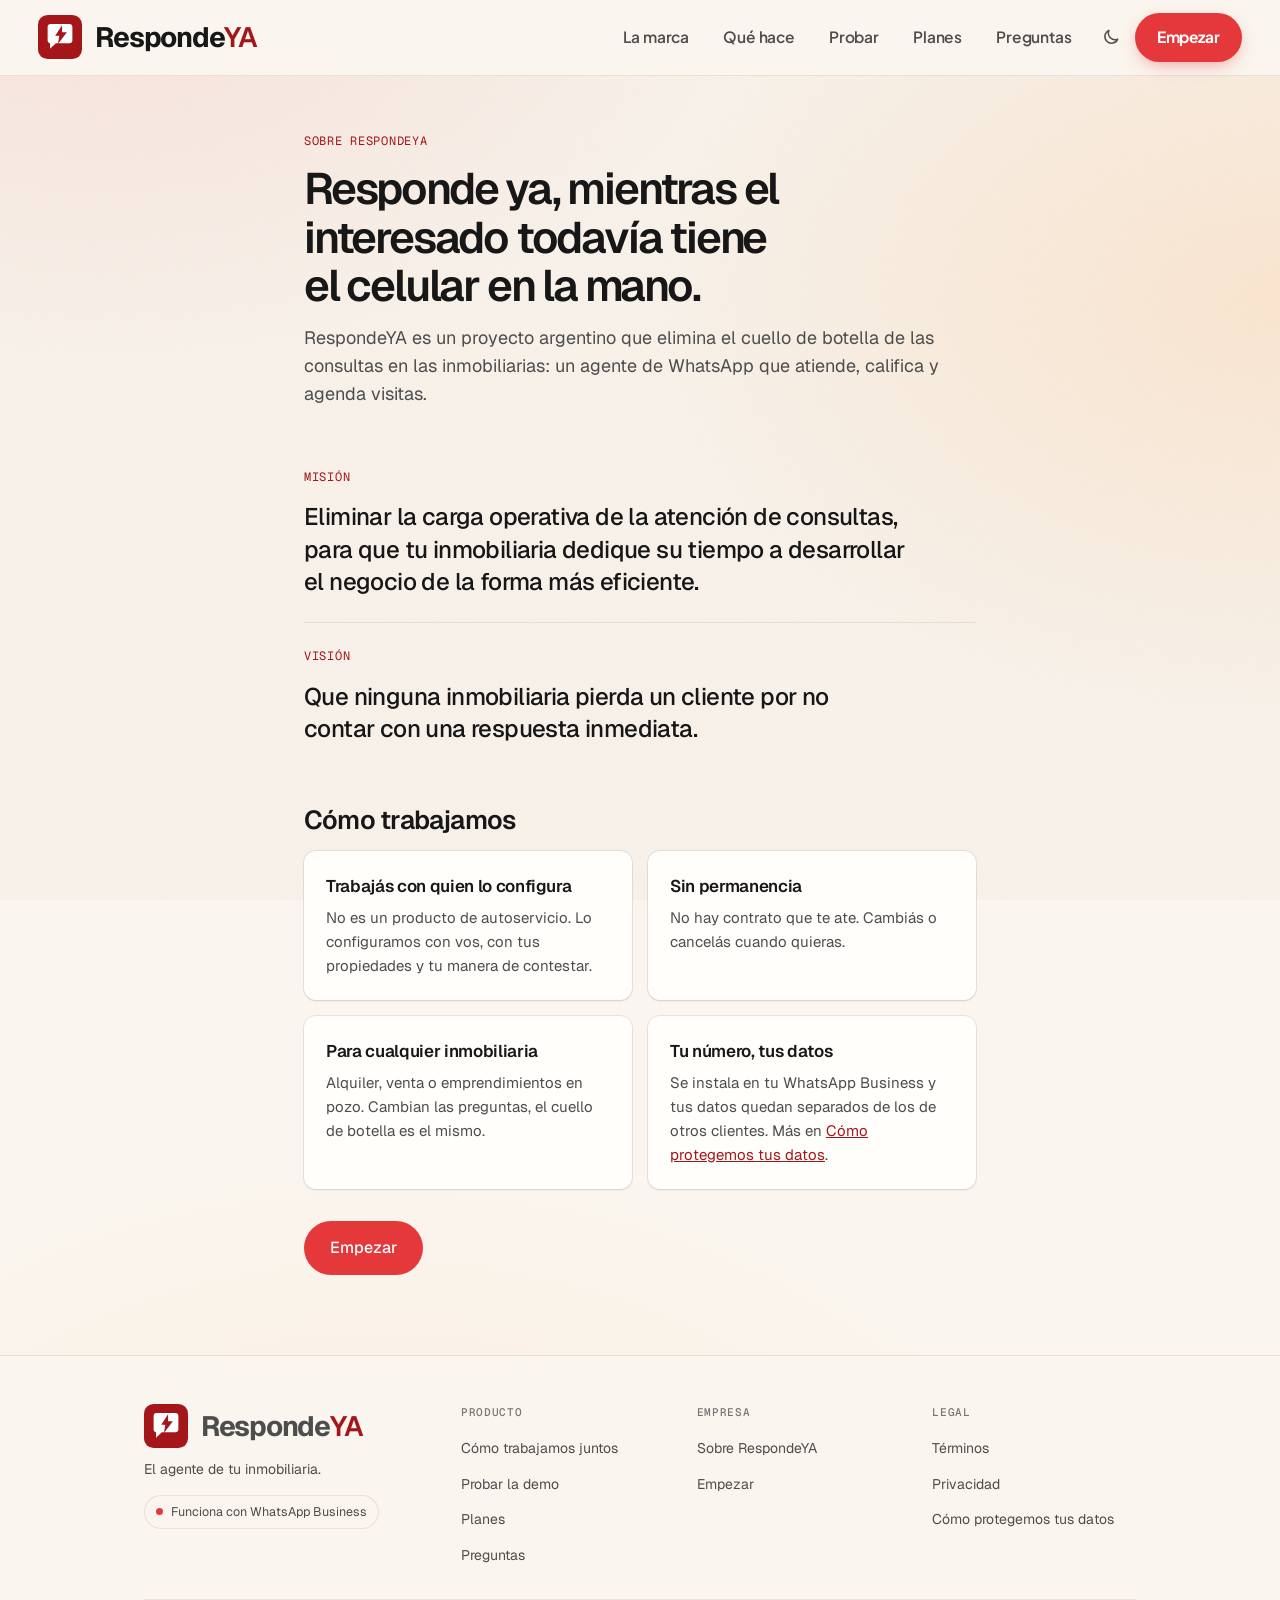
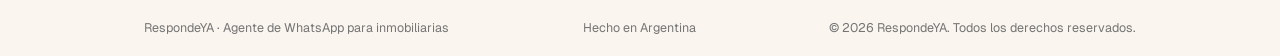
<file: sobre.html>
<!DOCTYPE html>
<html lang="es-AR">
<head>
<meta charset="utf-8">
<meta name="viewport" content="width=device-width, initial-scale=1">
<title>Sobre RespondeYA — RespondeYA</title>
<meta name="description" content="La misión y la visión de RespondeYA, y cómo trabajamos.">
<meta property="og:type" content="website">
<meta property="og:locale" content="es_AR">
<meta property="og:title" content="Sobre RespondeYA — RespondeYA">
<meta property="og:description" content="La misión y la visión de RespondeYA, y cómo trabajamos.">
<meta property="og:image" content="https://phiiliip.github.io/responde-ya-landing/og-image.png">
<meta property="og:image:width" content="1200">
<meta property="og:image:height" content="630">
<meta name="twitter:card" content="summary_large_image">
<meta name="twitter:image" content="https://phiiliip.github.io/responde-ya-landing/og-image.png">
<link rel="preconnect" href="https://fonts.googleapis.com">
<link rel="preconnect" href="https://fonts.gstatic.com" crossorigin>
<link href="https://fonts.googleapis.com/css2?family=Geist:wght@400;500;600;700&family=Plus+Jakarta+Sans:wght@500;600;700&family=Geist+Mono:wght@400;500&display=swap" rel="stylesheet">
<link rel="icon" href="data:image/svg+xml,%3Csvg xmlns='http://www.w3.org/2000/svg' viewBox='0 0 64 64'%3E%3Crect width='64' height='64' rx='14' fill='%23A4161A'/%3E%3Cpath d='M14 17c0-2.2 1.8-4 4-4h28c2.2 0 4 1.8 4 4v20c0 2.2-1.8 4-4 4H26l-8.5 8v-8H18c-2.2 0-4-1.8-4-4z' fill='%23fff'/%3E%3Cpath d='M35 15 25 30h6l-2 12 13-17h-7z' fill='%23A4161A'/%3E%3C/svg%3E">
<link rel="stylesheet" href="site.css">
<script src="theme.js"></script>
</head>
<body>
<header class="nav" id="nav">
  <div class="wide">
    <a class="brandlink" href="index.html" aria-label="RespondeYA, volver al inicio">
      <svg class="iso" viewBox="0 0 64 64" aria-hidden="true">
        <rect width="64" height="64" rx="14" fill="#A4161A"/>
        <path d="M14 17c0-2.2 1.8-4 4-4h28c2.2 0 4 1.8 4 4v20c0 2.2-1.8 4-4 4H26l-8.5 8v-8H18c-2.2 0-4-1.8-4-4z" fill="#fff"/>
        <path d="M35 15 25 30h6l-2 12 13-17h-7z" fill="#A4161A"/>
      </svg>
      <span class="word">Responde<b>YA</b></span>
    </a>
    <nav class="navlinks" aria-label="Principal">
      <a href="index.html#marca">La marca</a>
      <a href="index.html#que-hace">Qué hace</a>
      <a href="demo.html">Probar</a>
      <a href="index.html#planes">Planes</a>
      <a href="index.html#faq">Preguntas</a>
      <a class="navcta" href="empezar.html">Empezar</a>
    </nav>
  </div>
</header>
<main id="top">
<div class="measure page">
<header><span class="eyebrow">Sobre RespondeYA</span><h1>Responde ya, mientras el interesado todavía tiene el celular en la mano.</h1>
<p class="lede" style="margin-top:14px">RespondeYA es un proyecto argentino que elimina el cuello de botella de las consultas en las inmobiliarias: un agente de WhatsApp que atiende, califica y agenda visitas.</p></header>
<div class="pillars">
<div class="pillar"><span class="eyebrow">Misión</span><p style="max-width:38ch">Eliminar la carga operativa de la atención de consultas, para que tu inmobiliaria dedique su tiempo a desarrollar el negocio de la forma más eficiente.</p></div>
<div class="pillar"><span class="eyebrow">Visión</span><p>Que ninguna inmobiliaria pierda un cliente por no contar con una respuesta inmediata.</p></div>
</div>
<h2 style="margin:36px 0 14px">Cómo trabajamos</h2>
<div class="cards">
<div class="card"><h3>Trabajás con quien lo configura</h3><p>No es un producto de autoservicio. Lo configuramos con vos, con tus propiedades y tu manera de contestar.</p></div>
<div class="card"><h3>Sin permanencia</h3><p>No hay contrato que te ate. Cambiás o cancelás cuando quieras.</p></div>
<div class="card"><h3>Para cualquier inmobiliaria</h3><p>Alquiler, venta o emprendimientos en pozo. Cambian las preguntas, el cuello de botella es el mismo.</p></div>
<div class="card"><h3>Tu número, tus datos</h3><p>Se instala en tu WhatsApp Business y tus datos quedan separados de los de otros clientes. Más en <a href="proteccion-de-datos.html" style="color:var(--mark)">Cómo protegemos tus datos</a>.</p></div>
</div>
<p style="margin-top:32px"><a class="cta" href="empezar.html">Empezar</a></p>
</div>
</main>
<footer>
  <div class="wide">
    <div class="foot">
      <div>
        <a class="brandlink" href="index.html#top" aria-label="RespondeYA, inicio"><svg class="iso" viewBox="0 0 64 64" aria-hidden="true"><rect width="64" height="64" rx="14" fill="#A4161A"/><path d="M14 17c0-2.2 1.8-4 4-4h28c2.2 0 4 1.8 4 4v20c0 2.2-1.8 4-4 4H26l-8.5 8v-8H18c-2.2 0-4-1.8-4-4z" fill="#fff"/><path d="M35 15 25 30h6l-2 12 13-17h-7z" fill="#A4161A"/></svg><span class="word">Responde<b>YA</b></span></a>
        <p class="tag">El agente de tu inmobiliaria.</p>
        <span class="badge"><i></i>Funciona con WhatsApp Business</span>
      </div>
      <nav aria-label="Producto"><h4>Producto</h4><ul>
        <li><a href="index.html#como-funciona">Cómo trabajamos juntos</a></li>
        <li><a href="demo.html">Probar la demo</a></li>
        <li><a href="index.html#planes">Planes</a></li>
        <li><a href="index.html#faq">Preguntas</a></li>
      </ul></nav>
      <nav aria-label="Empresa"><h4>Empresa</h4><ul>
        <li><a href="sobre.html">Sobre RespondeYA</a></li>
        <li><a href="empezar.html">Empezar</a></li>
      </ul></nav>
      <nav aria-label="Legal"><h4>Legal</h4><ul>
        <li><a href="terminos.html">Términos</a></li>
        <li><a href="privacidad.html">Privacidad</a></li>
        <li><a href="proteccion-de-datos.html">Cómo protegemos tus datos</a></li>
      </ul></nav>
    </div>
    <div class="legalbar">
      <span>RespondeYA · Agente de WhatsApp para inmobiliarias</span>
      <span>Hecho en Argentina</span>
      <span>© 2026 RespondeYA. Todos los derechos reservados.</span>
    </div>
  </div>
</footer>
<script src="config.js"></script>
<script src="site.js"></script>
</body>
</html>
</file>
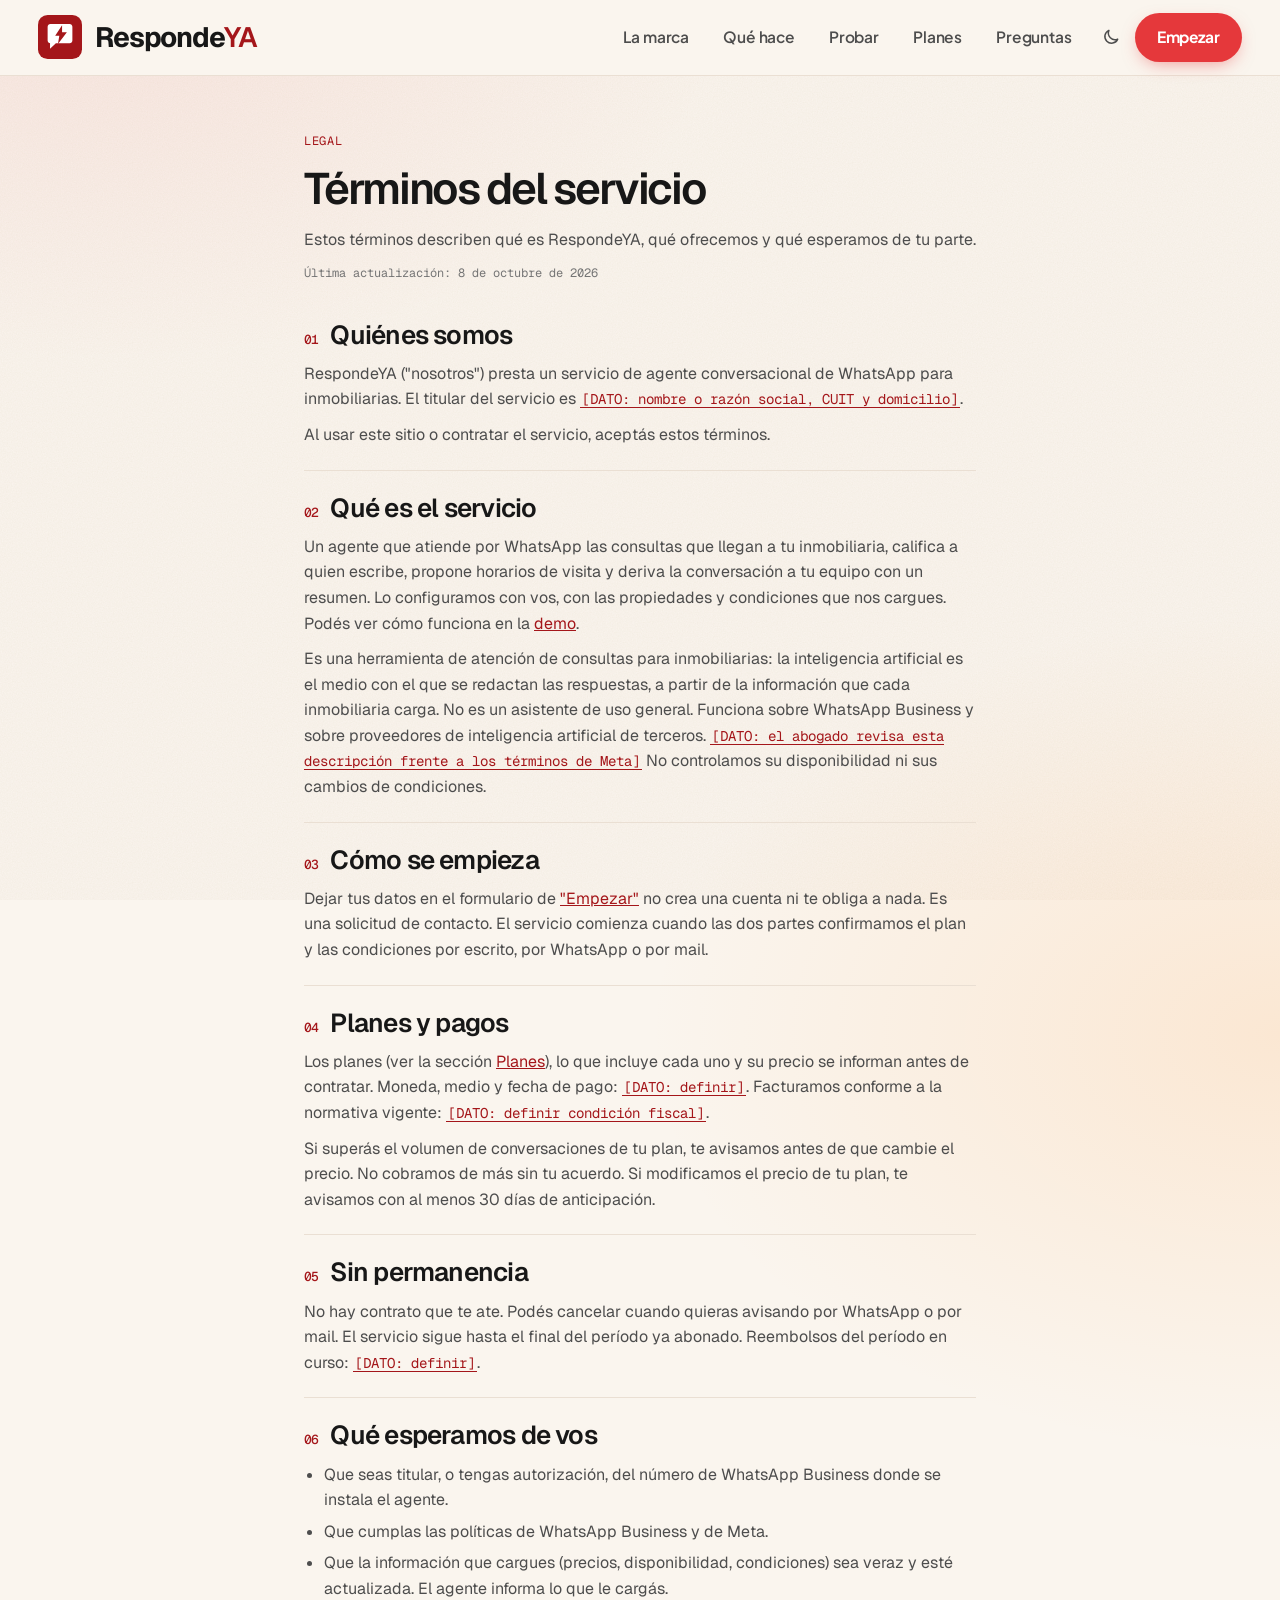
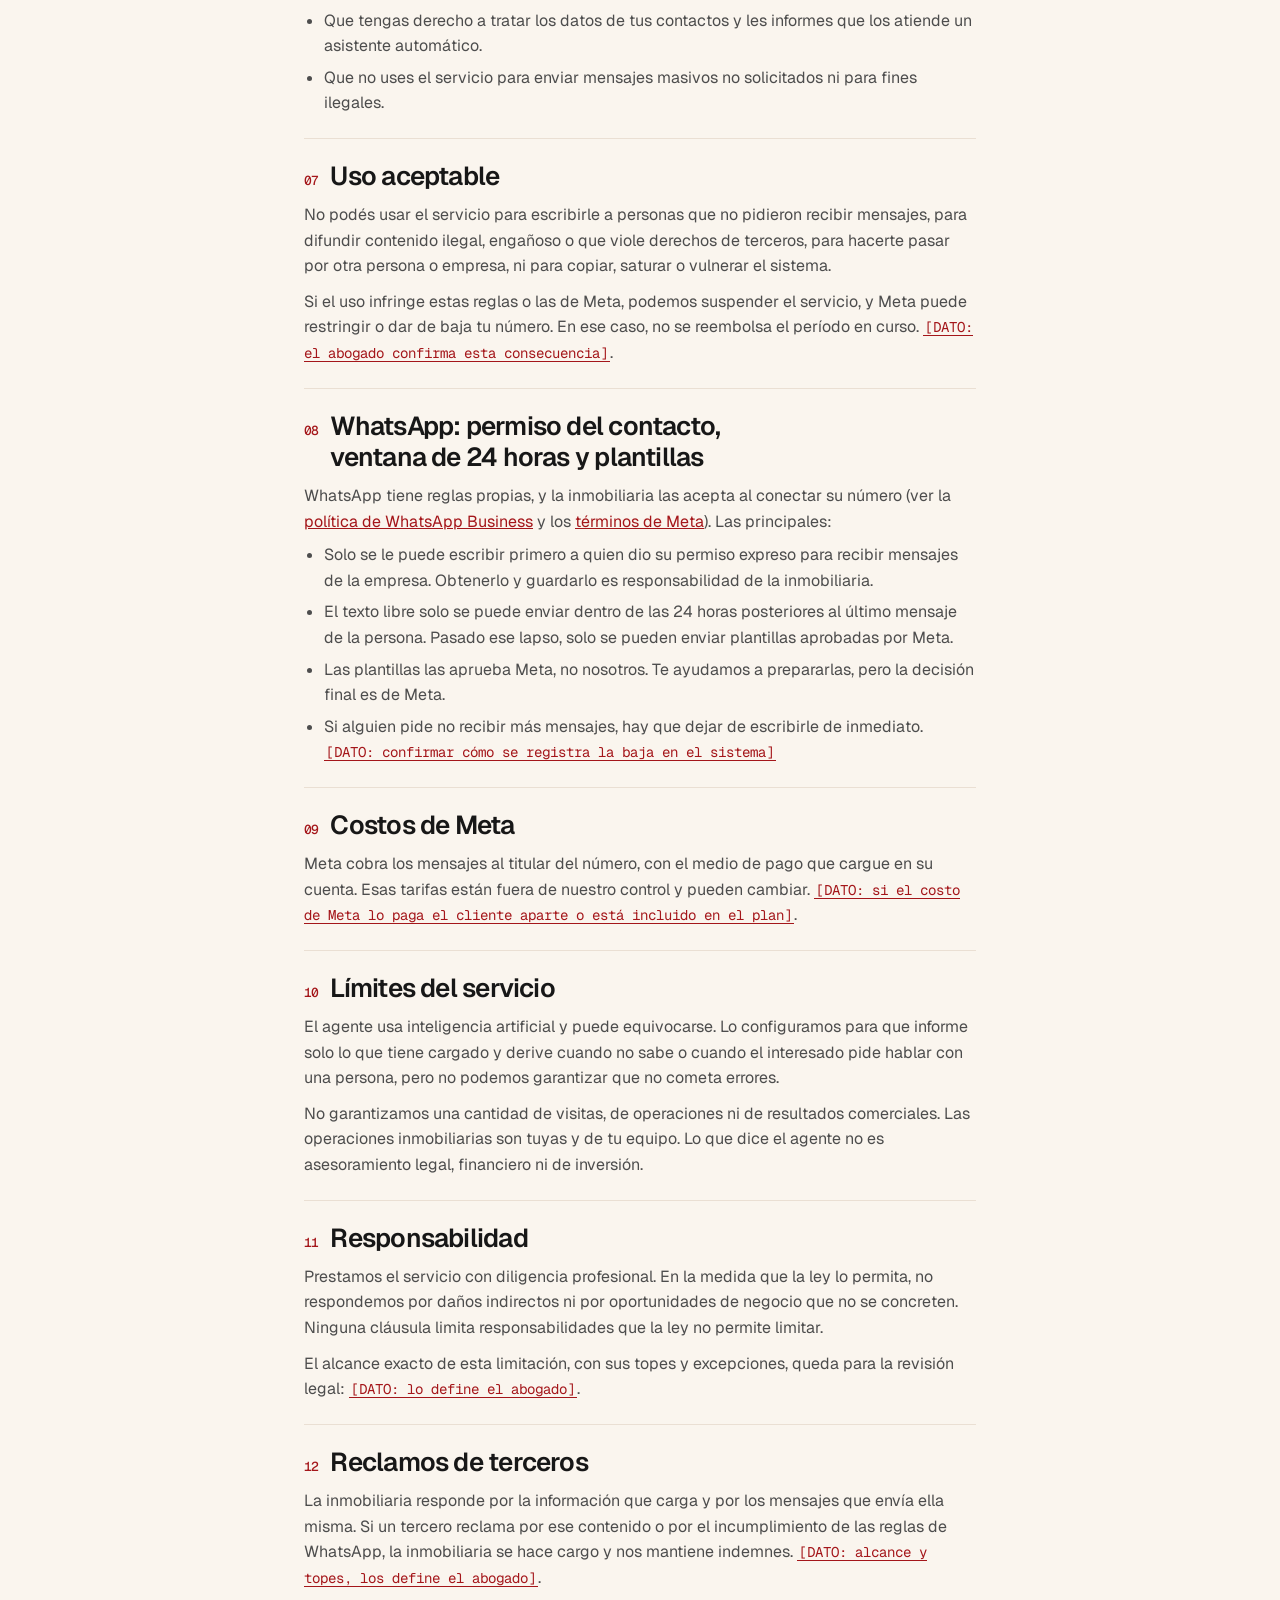
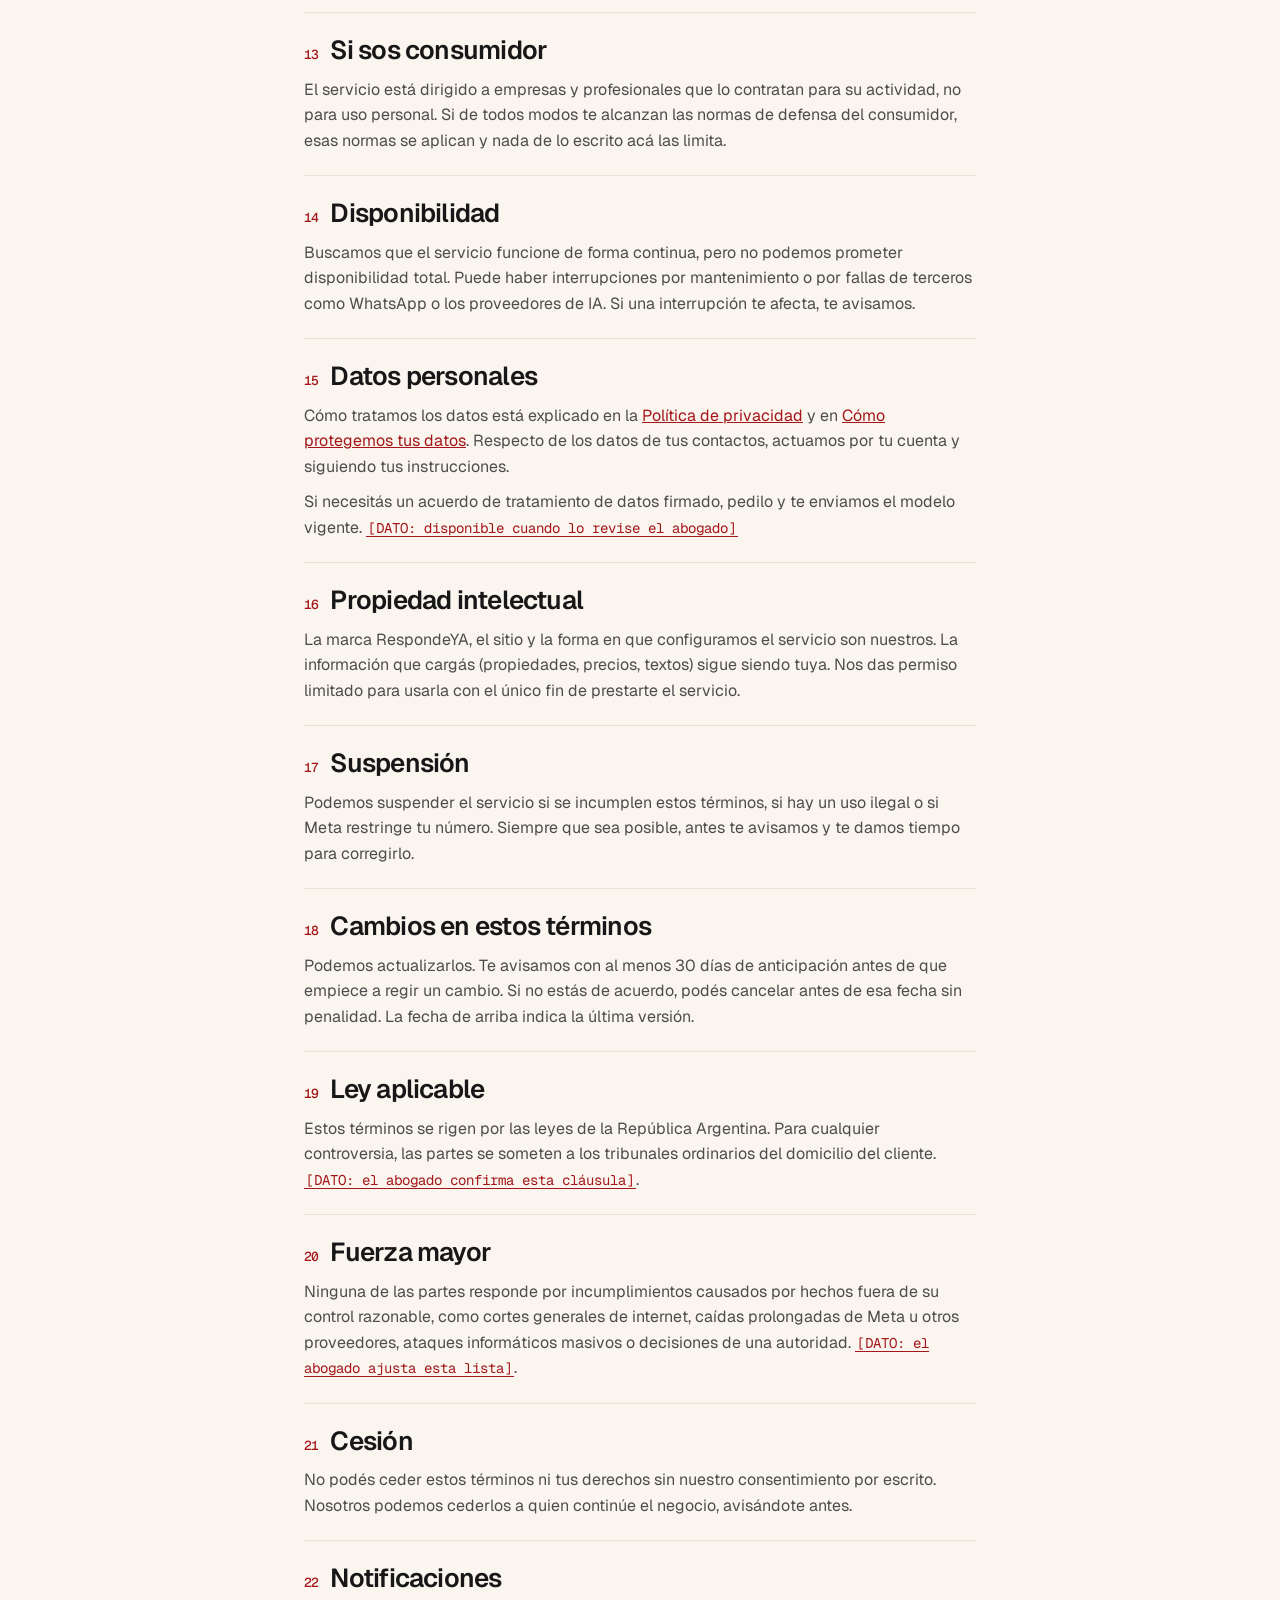
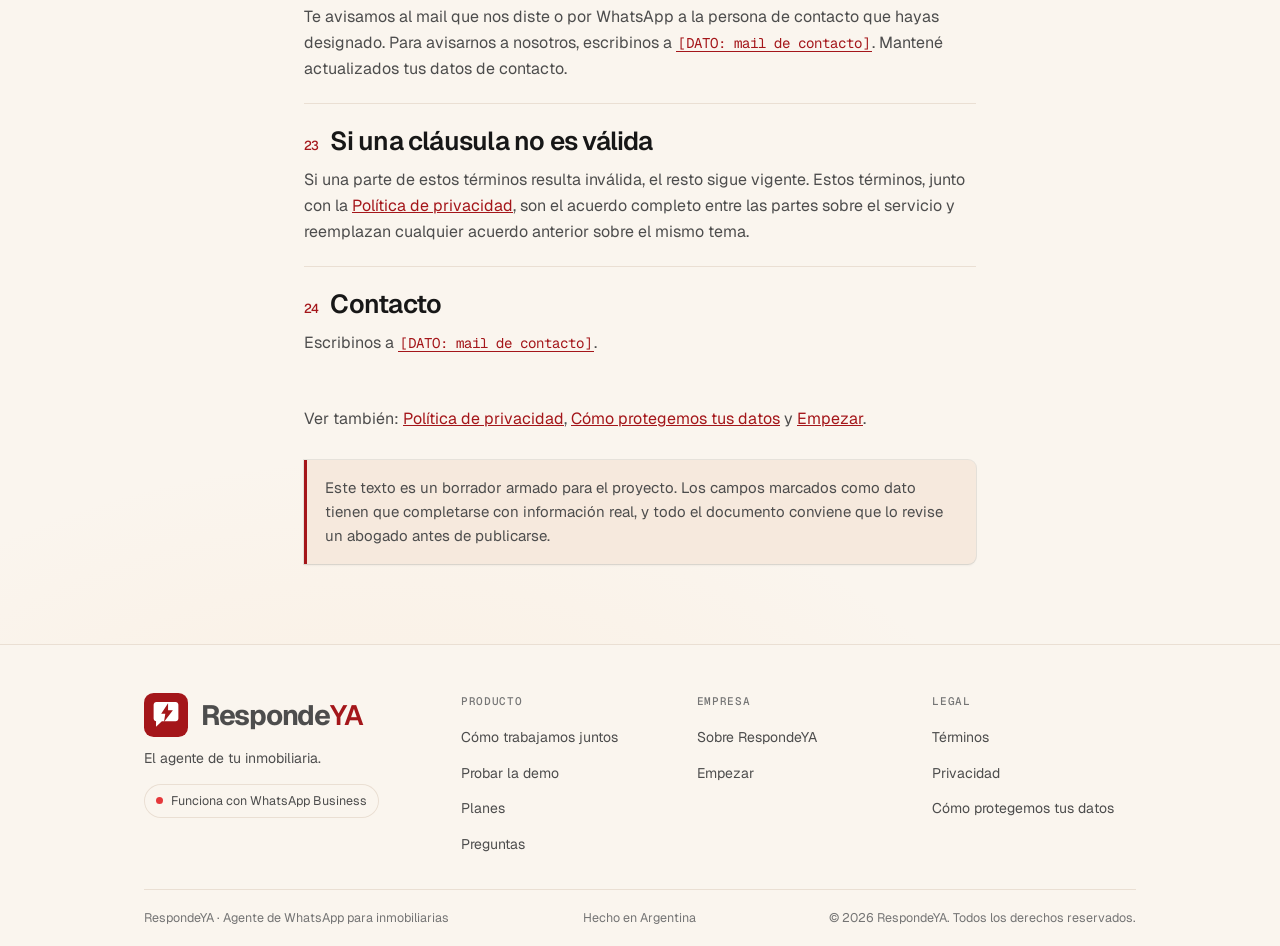
<file: terminos.html>
<!DOCTYPE html>
<html lang="es-AR">
<head>
<meta charset="utf-8">
<meta name="viewport" content="width=device-width, initial-scale=1">
<title>Términos del servicio — RespondeYA</title>
<meta name="description" content="Términos del servicio de RespondeYA, el agente de WhatsApp para inmobiliarias.">
<meta property="og:type" content="website">
<meta property="og:locale" content="es_AR">
<meta property="og:title" content="Términos del servicio — RespondeYA">
<meta property="og:description" content="Términos del servicio de RespondeYA, el agente de WhatsApp para inmobiliarias.">
<meta property="og:image" content="https://phiiliip.github.io/responde-ya-landing/og-image.png">
<meta property="og:image:width" content="1200">
<meta property="og:image:height" content="630">
<meta name="twitter:card" content="summary_large_image">
<meta name="twitter:image" content="https://phiiliip.github.io/responde-ya-landing/og-image.png">
<link rel="preconnect" href="https://fonts.googleapis.com">
<link rel="preconnect" href="https://fonts.gstatic.com" crossorigin>
<link href="https://fonts.googleapis.com/css2?family=Geist:wght@400;500;600;700&family=Plus+Jakarta+Sans:wght@500;600;700&family=Geist+Mono:wght@400;500&display=swap" rel="stylesheet">
<link rel="icon" href="data:image/svg+xml,%3Csvg xmlns='http://www.w3.org/2000/svg' viewBox='0 0 64 64'%3E%3Crect width='64' height='64' rx='14' fill='%23A4161A'/%3E%3Cpath d='M14 17c0-2.2 1.8-4 4-4h28c2.2 0 4 1.8 4 4v20c0 2.2-1.8 4-4 4H26l-8.5 8v-8H18c-2.2 0-4-1.8-4-4z' fill='%23fff'/%3E%3Cpath d='M35 15 25 30h6l-2 12 13-17h-7z' fill='%23A4161A'/%3E%3C/svg%3E">
<link rel="stylesheet" href="site.css">
<script src="theme.js"></script>
</head>
<body>
<header class="nav" id="nav">
  <div class="wide">
    <a class="brandlink" href="index.html" aria-label="RespondeYA, volver al inicio">
      <svg class="iso" viewBox="0 0 64 64" aria-hidden="true">
        <rect width="64" height="64" rx="14" fill="#A4161A"/>
        <path d="M14 17c0-2.2 1.8-4 4-4h28c2.2 0 4 1.8 4 4v20c0 2.2-1.8 4-4 4H26l-8.5 8v-8H18c-2.2 0-4-1.8-4-4z" fill="#fff"/>
        <path d="M35 15 25 30h6l-2 12 13-17h-7z" fill="#A4161A"/>
      </svg>
      <span class="word">Responde<b>YA</b></span>
    </a>
    <nav class="navlinks" aria-label="Principal">
      <a href="index.html#marca">La marca</a>
      <a href="index.html#que-hace">Qué hace</a>
      <a href="demo.html">Probar</a>
      <a href="index.html#planes">Planes</a>
      <a href="index.html#faq">Preguntas</a>
      <a class="navcta" href="empezar.html">Empezar</a>
    </nav>
  </div>
</header>
<main id="top">
<div class="measure doc">
<header><span class="eyebrow">Legal</span><h1>Términos del servicio</h1><p class="lede" style="margin-top:14px">Estos términos describen qué es RespondeYA, qué ofrecemos y qué esperamos de tu parte.</p><p class="meta">Última actualización: 8 de octubre de 2026</p></header>
<section><h2><span class="n">01</span>Quiénes somos</h2><p>RespondeYA ("nosotros") presta un servicio de agente conversacional de WhatsApp para inmobiliarias. El titular del servicio es <mark class="dato">[DATO: nombre o razón social, CUIT y domicilio]</mark>.</p><p>Al usar este sitio o contratar el servicio, aceptás estos términos.</p></section>
<section><h2><span class="n">02</span>Qué es el servicio</h2><p>Un agente que atiende por WhatsApp las consultas que llegan a tu inmobiliaria, califica a quien escribe, propone horarios de visita y deriva la conversación a tu equipo con un resumen. Lo configuramos con vos, con las propiedades y condiciones que nos cargues. Podés ver cómo funciona en la <a href="demo.html">demo</a>.</p><p>Es una herramienta de atención de consultas para inmobiliarias: la inteligencia artificial es el medio con el que se redactan las respuestas, a partir de la información que cada inmobiliaria carga. No es un asistente de uso general. Funciona sobre WhatsApp Business y sobre proveedores de inteligencia artificial de terceros. <mark class="dato">[DATO: el abogado revisa esta descripción frente a los términos de Meta]</mark> No controlamos su disponibilidad ni sus cambios de condiciones.</p></section>
<section><h2><span class="n">03</span>Cómo se empieza</h2><p>Dejar tus datos en el formulario de <a href="empezar.html">"Empezar"</a> no crea una cuenta ni te obliga a nada. Es una solicitud de contacto. El servicio comienza cuando las dos partes confirmamos el plan y las condiciones por escrito, por WhatsApp o por mail.</p></section>
<section><h2><span class="n">04</span>Planes y pagos</h2><p>Los planes (ver la sección <a href="index.html#planes">Planes</a>), lo que incluye cada uno y su precio se informan antes de contratar. Moneda, medio y fecha de pago: <mark class="dato">[DATO: definir]</mark>. Facturamos conforme a la normativa vigente: <mark class="dato">[DATO: definir condición fiscal]</mark>.</p><p>Si superás el volumen de conversaciones de tu plan, te avisamos antes de que cambie el precio. No cobramos de más sin tu acuerdo. Si modificamos el precio de tu plan, te avisamos con al menos 30 días de anticipación.</p></section>
<section><h2><span class="n">05</span>Sin permanencia</h2><p>No hay contrato que te ate. Podés cancelar cuando quieras avisando por WhatsApp o por mail. El servicio sigue hasta el final del período ya abonado. Reembolsos del período en curso: <mark class="dato">[DATO: definir]</mark>.</p></section>
<section><h2><span class="n">06</span>Qué esperamos de vos</h2><ul><li>Que seas titular, o tengas autorización, del número de WhatsApp Business donde se instala el agente.</li><li>Que cumplas las políticas de WhatsApp Business y de Meta.</li><li>Que la información que cargues (precios, disponibilidad, condiciones) sea veraz y esté actualizada. El agente informa lo que le cargás.</li><li>Que tengas derecho a tratar los datos de tus contactos y les informes que los atiende un asistente automático.</li><li>Que no uses el servicio para enviar mensajes masivos no solicitados ni para fines ilegales.</li></ul></section>
<section><h2><span class="n">07</span>Uso aceptable</h2><p>No podés usar el servicio para escribirle a personas que no pidieron recibir mensajes, para difundir contenido ilegal, engañoso o que viole derechos de terceros, para hacerte pasar por otra persona o empresa, ni para copiar, saturar o vulnerar el sistema.</p><p>Si el uso infringe estas reglas o las de Meta, podemos suspender el servicio, y Meta puede restringir o dar de baja tu número. En ese caso, no se reembolsa el período en curso. <mark class="dato">[DATO: el abogado confirma esta consecuencia]</mark>.</p></section>
<section><h2><span class="n">08</span>WhatsApp: permiso del contacto, ventana de 24 horas y plantillas</h2><p>WhatsApp tiene reglas propias, y la inmobiliaria las acepta al conectar su número (ver la <a href="https://whatsappbusiness.com/policy/">política de WhatsApp Business</a> y los <a href="https://www.facebook.com/legal/Meta-Terms-for-WhatsApp-Business-Platform">términos de Meta</a>). Las principales:</p><ul><li>Solo se le puede escribir primero a quien dio su permiso expreso para recibir mensajes de la empresa. Obtenerlo y guardarlo es responsabilidad de la inmobiliaria.</li><li>El texto libre solo se puede enviar dentro de las 24 horas posteriores al último mensaje de la persona. Pasado ese lapso, solo se pueden enviar plantillas aprobadas por Meta.</li><li>Las plantillas las aprueba Meta, no nosotros. Te ayudamos a prepararlas, pero la decisión final es de Meta.</li><li>Si alguien pide no recibir más mensajes, hay que dejar de escribirle de inmediato. <mark class="dato">[DATO: confirmar cómo se registra la baja en el sistema]</mark></li></ul></section>
<section><h2><span class="n">09</span>Costos de Meta</h2><p>Meta cobra los mensajes al titular del número, con el medio de pago que cargue en su cuenta. Esas tarifas están fuera de nuestro control y pueden cambiar. <mark class="dato">[DATO: si el costo de Meta lo paga el cliente aparte o está incluido en el plan]</mark>.</p></section>
<section><h2><span class="n">10</span>Límites del servicio</h2><p>El agente usa inteligencia artificial y puede equivocarse. Lo configuramos para que informe solo lo que tiene cargado y derive cuando no sabe o cuando el interesado pide hablar con una persona, pero no podemos garantizar que no cometa errores.</p><p>No garantizamos una cantidad de visitas, de operaciones ni de resultados comerciales. Las operaciones inmobiliarias son tuyas y de tu equipo. Lo que dice el agente no es asesoramiento legal, financiero ni de inversión.</p></section>
<section><h2><span class="n">11</span>Responsabilidad</h2><p>Prestamos el servicio con diligencia profesional. En la medida que la ley lo permita, no respondemos por daños indirectos ni por oportunidades de negocio que no se concreten. Ninguna cláusula limita responsabilidades que la ley no permite limitar.</p><p>El alcance exacto de esta limitación, con sus topes y excepciones, queda para la revisión legal: <mark class="dato">[DATO: lo define el abogado]</mark>.</p></section>
<section><h2><span class="n">12</span>Reclamos de terceros</h2><p>La inmobiliaria responde por la información que carga y por los mensajes que envía ella misma. Si un tercero reclama por ese contenido o por el incumplimiento de las reglas de WhatsApp, la inmobiliaria se hace cargo y nos mantiene indemnes. <mark class="dato">[DATO: alcance y topes, los define el abogado]</mark>.</p></section>
<section><h2><span class="n">13</span>Si sos consumidor</h2><p>El servicio está dirigido a empresas y profesionales que lo contratan para su actividad, no para uso personal. Si de todos modos te alcanzan las normas de defensa del consumidor, esas normas se aplican y nada de lo escrito acá las limita.</p></section>
<section><h2><span class="n">14</span>Disponibilidad</h2><p>Buscamos que el servicio funcione de forma continua, pero no podemos prometer disponibilidad total. Puede haber interrupciones por mantenimiento o por fallas de terceros como WhatsApp o los proveedores de IA. Si una interrupción te afecta, te avisamos.</p></section>
<section><h2><span class="n">15</span>Datos personales</h2><p>Cómo tratamos los datos está explicado en la <a href="privacidad.html">Política de privacidad</a> y en <a href="proteccion-de-datos.html">Cómo protegemos tus datos</a>. Respecto de los datos de tus contactos, actuamos por tu cuenta y siguiendo tus instrucciones.</p><p>Si necesitás un acuerdo de tratamiento de datos firmado, pedilo y te enviamos el modelo vigente. <mark class="dato">[DATO: disponible cuando lo revise el abogado]</mark></p></section>
<section><h2><span class="n">16</span>Propiedad intelectual</h2><p>La marca RespondeYA, el sitio y la forma en que configuramos el servicio son nuestros. La información que cargás (propiedades, precios, textos) sigue siendo tuya. Nos das permiso limitado para usarla con el único fin de prestarte el servicio.</p></section>
<section><h2><span class="n">17</span>Suspensión</h2><p>Podemos suspender el servicio si se incumplen estos términos, si hay un uso ilegal o si Meta restringe tu número. Siempre que sea posible, antes te avisamos y te damos tiempo para corregirlo.</p></section>
<section><h2><span class="n">18</span>Cambios en estos términos</h2><p>Podemos actualizarlos. Te avisamos con al menos 30 días de anticipación antes de que empiece a regir un cambio. Si no estás de acuerdo, podés cancelar antes de esa fecha sin penalidad. La fecha de arriba indica la última versión.</p></section>
<section><h2><span class="n">19</span>Ley aplicable</h2><p>Estos términos se rigen por las leyes de la República Argentina. Para cualquier controversia, las partes se someten a los tribunales ordinarios del domicilio del cliente. <mark class="dato">[DATO: el abogado confirma esta cláusula]</mark>.</p></section>
<section><h2><span class="n">20</span>Fuerza mayor</h2><p>Ninguna de las partes responde por incumplimientos causados por hechos fuera de su control razonable, como cortes generales de internet, caídas prolongadas de Meta u otros proveedores, ataques informáticos masivos o decisiones de una autoridad. <mark class="dato">[DATO: el abogado ajusta esta lista]</mark>.</p></section>
<section><h2><span class="n">21</span>Cesión</h2><p>No podés ceder estos términos ni tus derechos sin nuestro consentimiento por escrito. Nosotros podemos cederlos a quien continúe el negocio, avisándote antes.</p></section>
<section><h2><span class="n">22</span>Notificaciones</h2><p>Te avisamos al mail que nos diste o por WhatsApp a la persona de contacto que hayas designado. Para avisarnos a nosotros, escribinos a <span class="js-mail"><mark class="dato">[DATO: mail de contacto]</mark></span>. Mantené actualizados tus datos de contacto.</p></section>
<section><h2><span class="n">23</span>Si una cláusula no es válida</h2><p>Si una parte de estos términos resulta inválida, el resto sigue vigente. Estos términos, junto con la <a href="privacidad.html">Política de privacidad</a>, son el acuerdo completo entre las partes sobre el servicio y reemplazan cualquier acuerdo anterior sobre el mismo tema.</p></section>
<section><h2><span class="n">24</span>Contacto</h2><p>Escribinos a <span class="js-mail"><mark class="dato">[DATO: mail de contacto]</mark></span>.</p></section>
<p class="vermas" style="margin-top:28px">Ver también: <a href="privacidad.html">Política de privacidad</a>, <a href="proteccion-de-datos.html">Cómo protegemos tus datos</a> y <a href="empezar.html">Empezar</a>.</p><div class="callout"><p>Este texto es un borrador armado para el proyecto. Los campos marcados como dato tienen que completarse con información real, y todo el documento conviene que lo revise un abogado antes de publicarse.</p></div>
</div>
</main>
<footer>
  <div class="wide">
    <div class="foot">
      <div>
        <a class="brandlink" href="index.html#top" aria-label="RespondeYA, inicio"><svg class="iso" viewBox="0 0 64 64" aria-hidden="true"><rect width="64" height="64" rx="14" fill="#A4161A"/><path d="M14 17c0-2.2 1.8-4 4-4h28c2.2 0 4 1.8 4 4v20c0 2.2-1.8 4-4 4H26l-8.5 8v-8H18c-2.2 0-4-1.8-4-4z" fill="#fff"/><path d="M35 15 25 30h6l-2 12 13-17h-7z" fill="#A4161A"/></svg><span class="word">Responde<b>YA</b></span></a>
        <p class="tag">El agente de tu inmobiliaria.</p>
        <span class="badge"><i></i>Funciona con WhatsApp Business</span>
      </div>
      <nav aria-label="Producto"><h4>Producto</h4><ul>
        <li><a href="index.html#como-funciona">Cómo trabajamos juntos</a></li>
        <li><a href="demo.html">Probar la demo</a></li>
        <li><a href="index.html#planes">Planes</a></li>
        <li><a href="index.html#faq">Preguntas</a></li>
      </ul></nav>
      <nav aria-label="Empresa"><h4>Empresa</h4><ul>
        <li><a href="sobre.html">Sobre RespondeYA</a></li>
        <li><a href="empezar.html">Empezar</a></li>
      </ul></nav>
      <nav aria-label="Legal"><h4>Legal</h4><ul>
        <li><a href="terminos.html">Términos</a></li>
        <li><a href="privacidad.html">Privacidad</a></li>
        <li><a href="proteccion-de-datos.html">Cómo protegemos tus datos</a></li>
      </ul></nav>
    </div>
    <div class="legalbar">
      <span>RespondeYA · Agente de WhatsApp para inmobiliarias</span>
      <span>Hecho en Argentina</span>
      <span>© 2026 RespondeYA. Todos los derechos reservados.</span>
    </div>
  </div>
</footer>
<script src="config.js"></script>
<script src="site.js"></script>
</body>
</html>
</file>
<file: site.css>
/* Estilos compartidos de las páginas internas (empezar, contacto, sobre y legales).
   La página de inicio tiene sus propios estilos dentro de index.html. */
:root{
  --brand:#A4161A; --accent:#E5383B; --mark:#A4161A;
  --ink:#171717; --canvas:#FFFEFB; --canvas-soft:#FAF5EE;
  --body-c:#4D4D4D; --mute:#757575; --hairline:#EADFD3; --paper:#F6E9DD;
  --grain:url("data:image/svg+xml,%3Csvg xmlns='http://www.w3.org/2000/svg' width='180' height='180'%3E%3Cfilter id='n'%3E%3CfeTurbulence type='fractalNoise' baseFrequency='.8' numOctaves='2' stitchTiles='stitch'/%3E%3CfeColorMatrix values='0 0 0 0 .45 0 0 0 0 .27 0 0 0 0 .15 0 0 0 .55 0'/%3E%3C/filter%3E%3Crect width='180' height='180' filter='url(%23n)' opacity='.16'/%3E%3C/svg%3E");
  --glow:radial-gradient(900px 520px at 8% 0%,rgba(229,56,59,.08),transparent 70%),radial-gradient(900px 600px at 100% 18%,rgba(255,176,102,.20),transparent 70%),radial-gradient(1000px 700px at 30% 100%,rgba(255,196,140,.16),transparent 70%);
  --font: Geist, Inter, system-ui, -apple-system, "Segoe UI", Roboto, sans-serif;
  --font-mono: "Geist Mono", ui-monospace, SFMono-Regular, Menlo, Monaco, monospace;
  --r-sm:6px; --r-md:8px; --r-lg:12px; --r-pill:100px; --r-full:9999px;
  --sh-2: 0 1px 1px rgba(0,0,0,.02), 0 2px 2px rgba(0,0,0,.04), 0 0 0 1px rgba(0,0,0,.08);
  --sh-4: 0 2px 2px rgba(0,0,0,.04), 0 8px 16px -4px rgba(0,0,0,.06), 0 0 0 1px rgba(0,0,0,.08);
  --ease: cubic-bezier(.16,1,.3,1); --nav-h:64px;
  font-family:var(--font);
}
@media (prefers-color-scheme: dark){
  :root:not([data-theme="light"]){
    --ink:#F5F3F2; --canvas:#161414; --canvas-soft:#0E0C0C; --mark:#E5383B;
    --body-c:#B3ABAB; --mute:#9A9191; --hairline:#2C2626; --paper:#241C1C; --grain:none; --glow:radial-gradient(900px 520px at 8% 0%,rgba(229,56,59,.10),transparent 70%);
    --sh-2: 0 1px 1px rgba(0,0,0,.3), 0 2px 2px rgba(0,0,0,.3), 0 0 0 1px rgba(255,255,255,.08);
    --sh-4: 0 2px 2px rgba(0,0,0,.3), 0 8px 16px -4px rgba(0,0,0,.3), 0 0 0 1px rgba(255,255,255,.08);
  }
}
:root[data-theme="dark"]{
  --ink:#F5F3F2; --canvas:#161414; --canvas-soft:#0E0C0C; --mark:#E5383B;
  --body-c:#B3ABAB; --mute:#9A9191; --hairline:#2C2626; --paper:#241C1C; --grain:none; --glow:radial-gradient(900px 520px at 8% 0%,rgba(229,56,59,.10),transparent 70%);
  --sh-2: 0 1px 1px rgba(0,0,0,.3), 0 2px 2px rgba(0,0,0,.3), 0 0 0 1px rgba(255,255,255,.08);
  --sh-4: 0 2px 2px rgba(0,0,0,.3), 0 8px 16px -4px rgba(0,0,0,.3), 0 0 0 1px rgba(255,255,255,.08);
}
*{box-sizing:border-box;margin:0;padding:0}
html{-webkit-text-size-adjust:100%;scroll-behavior:smooth}
body{background:var(--glow),var(--grain),var(--canvas-soft);background-attachment:fixed,scroll,scroll;color:var(--ink);line-height:1.6;-webkit-font-smoothing:antialiased;overflow-x:hidden;min-height:100vh;display:flex;flex-direction:column}
main{flex:1}
a{color:inherit}
::selection{background:var(--ink);color:var(--canvas)}
@media (prefers-reduced-motion: reduce){html{scroll-behavior:auto}*{transition-duration:.01ms !important;animation-duration:.01ms !important}}
.wide{max-width:1040px;margin:0 auto;padding-inline:24px;position:relative}
.measure{max-width:720px;margin:0 auto;padding-inline:24px;position:relative}
h1{font-size:clamp(30px,5vw,44px);font-weight:600;line-height:1.1;letter-spacing:-0.05em;text-wrap:balance}
h2{font-size:clamp(20px,2.6vw,26px);font-weight:600;line-height:1.2;letter-spacing:-0.03em;text-wrap:balance}
.eyebrow{display:block;font-family:var(--font-mono);font-size:12px;text-transform:uppercase;letter-spacing:.06em;color:var(--mark);margin-bottom:14px}
.lede{font-size:18px;color:var(--body-c);line-height:1.55;max-width:56ch}

/* Navegación */
.nav{position:sticky;top:0;z-index:50;height:var(--nav-h);background:var(--canvas-soft);border-bottom:1px solid var(--hairline)}
.nav .wide{height:100%;display:flex;align-items:center;justify-content:space-between;gap:20px}
.brandlink{display:flex;align-items:center;gap:11px;text-decoration:none}
.brandlink .iso{width:30px;height:30px;flex:0 0 30px}
.brandlink .word{font-size:17px;font-weight:600;letter-spacing:-0.03em}
.brandlink .word b{color:var(--mark);font-weight:600}
.navlinks{display:flex;gap:6px;align-items:center}
.navlinks a{font-size:14px;color:var(--body-c);text-decoration:none;padding:8px 12px;border-radius:var(--r-full)}
.navlinks a:hover{background:var(--hairline);color:var(--ink)}
.navlinks a.navcta{white-space:nowrap;font-weight:500;color:#fff;background:var(--accent);padding:9px 16px}
.navlinks a.navcta:hover{background:var(--brand);color:#fff}
@media(max-width:720px){.navlinks a:not(.navcta){display:none}}
a:focus-visible,button:focus-visible,input:focus-visible,select:focus-visible,textarea:focus-visible{outline:3px solid var(--brand);outline-offset:2px}

/* Botones */
.cta{display:inline-flex;align-items:center;justify-content:center;gap:8px;background:var(--accent);color:#fff;font-weight:500;font-size:16px;padding:14px 26px;border-radius:var(--r-pill);text-decoration:none;border:none;cursor:pointer;font-family:var(--font);transition:transform .15s ease, box-shadow .15s ease}
.cta:hover{transform:translateY(-1px);box-shadow:0 8px 20px rgba(164,22,26,.28)}
.cta:active{transform:scale(.96)}
.cta.ghost{background:transparent;color:var(--ink);box-shadow:inset 0 0 0 1px var(--hairline)}
.cta.ghost:hover{box-shadow:inset 0 0 0 1px var(--ink);transform:none}

/* Documentos legales */
.doc{padding-block:56px 80px}
.doc header{margin-bottom:36px}
.doc header .meta{font-family:var(--font-mono);font-size:12px;color:var(--mute);margin-top:12px}
.doc section{padding-block:22px;border-top:1px solid var(--hairline)}
.doc section:first-of-type{border-top:none;padding-top:0}
.doc h2{display:flex;gap:12px;align-items:baseline;margin-bottom:10px}
.doc h2 .n{font-family:var(--font-mono);font-size:13px;font-weight:500;color:var(--mark);flex:0 0 auto}
.doc p,.doc li{font-size:16px;color:var(--body-c);max-width:68ch}
.doc p + p{margin-top:10px}
.doc ul{margin:8px 0 0 20px;display:flex;flex-direction:column;gap:6px}
.doc a{color:var(--mark)}
mark.dato{background:transparent;color:var(--mark);font-family:var(--font-mono);font-size:.88em;box-shadow:inset 0 -1px 0 var(--mark);padding-inline:2px}
.callout{background:var(--paper);border-left:3px solid var(--brand);border-radius:0 var(--r-md) var(--r-md) 0;padding:16px 18px;box-shadow:var(--sh-2);margin-top:28px}
.callout p{font-size:15px}

/* Páginas con tarjetas (sobre, contacto) */
.page{padding-block:56px 80px}
.page header{margin-bottom:36px}
.pillars{display:grid;gap:0}
.pillar{padding-block:24px;border-top:1px solid var(--hairline)}
.pillar:first-child{border-top:none}
.pillar p{font-size:clamp(19px,2.3vw,24px);line-height:1.35;letter-spacing:-0.025em;font-weight:500;max-width:34ch}
.cards{display:grid;grid-template-columns:repeat(2,1fr);gap:16px;margin-top:8px}
@media(max-width:640px){.cards{grid-template-columns:1fr}}
.card{background:var(--canvas);border-radius:var(--r-lg);box-shadow:var(--sh-2);padding:22px}
.card h3{font-size:17px;font-weight:600;letter-spacing:-0.02em;margin-bottom:6px}
.card p{font-size:15px;color:var(--body-c)}

/* Formulario de alta */
.signup{display:grid;grid-template-columns:1fr 1.05fr;gap:56px;padding-block:56px 80px;align-items:start}
@media(max-width:900px){.signup{grid-template-columns:1fr;gap:36px}}
.signup .side h1{margin-bottom:16px}
.after{margin-top:32px;border-top:1px solid var(--hairline)}
.after div{display:flex;gap:16px;padding-block:16px;border-bottom:1px solid var(--hairline)}
.after .n{font-family:var(--font-mono);font-size:13px;color:var(--mark);font-weight:500;flex:0 0 22px;padding-top:2px}
.after b{display:block;font-weight:500;font-size:16px}
.after span{color:var(--body-c);font-size:15px}
.formcard{background:var(--canvas);border-radius:var(--r-lg);box-shadow:var(--sh-4);padding:30px}
@media(max-width:640px){.formcard{padding:22px 18px}}
.formcard h2{margin-bottom:6px}
.formcard .sub{color:var(--body-c);font-size:15px;margin-bottom:22px}
.field{display:flex;flex-direction:column;gap:6px;margin-bottom:16px}
.field label,.field legend{font-size:14px;font-weight:500}
.field .hint{font-size:12.5px;color:var(--mute);font-weight:400}
.field input[type=text],.field input[type=email],.field input[type=tel],.field select,.field textarea{
  font:inherit;font-size:16px;color:var(--ink);background:var(--canvas-soft);border:1px solid var(--hairline);border-radius:var(--r-md);padding:12px 14px;width:100%}
.field textarea{min-height:92px;resize:vertical}
.field input:focus,.field select:focus,.field textarea:focus{border-color:var(--brand)}
.row2{display:grid;grid-template-columns:1fr 1fr;gap:14px}
@media(max-width:560px){.row2{grid-template-columns:1fr;gap:0}}
.checks{display:flex;flex-wrap:wrap;gap:8px;border:none}
.checks label{display:flex;align-items:center;gap:8px;font-weight:400;font-size:15px;padding:9px 14px;border-radius:var(--r-pill);box-shadow:inset 0 0 0 1px var(--hairline);cursor:pointer}
.checks input{accent-color:var(--brand)}
.consent{display:flex;gap:10px;align-items:flex-start;font-size:13.5px;color:var(--body-c);margin:6px 0 18px}
.consent input{margin-top:3px;accent-color:var(--brand);flex:0 0 auto}
.formcard .cta{width:100%}
.hp{position:absolute;left:-9999px;width:1px;height:1px;overflow:hidden}
.notice{display:none;margin-top:14px;padding:12px 14px;border-radius:var(--r-md);font-size:14px}
.notice.show{display:block}
.notice.warn{background:var(--paper);box-shadow:inset 0 0 0 1px var(--brand);color:var(--ink)}
.notice.ok{background:var(--paper);box-shadow:inset 0 0 0 1px var(--hairline)}

/* Pie */
footer{border-top:1px solid var(--hairline);background:var(--canvas-soft);margin-top:auto}
.foot{display:grid;grid-template-columns:1.4fr 1fr 1fr 1fr;gap:32px;padding-block:48px 32px}
@media(max-width:860px){.foot{grid-template-columns:1fr 1fr;gap:28px}}
@media(max-width:480px){.foot{grid-template-columns:1fr}}
.foot .tag{font-size:14px;color:var(--body-c);margin:10px 0 14px;max-width:30ch}
.foot .badge{display:inline-flex;align-items:center;gap:8px;font-size:12.5px;color:var(--body-c);padding:7px 12px;border-radius:var(--r-pill);box-shadow:inset 0 0 0 1px var(--hairline)}
.foot .badge i{width:7px;height:7px;border-radius:var(--r-full);background:var(--accent)}
.foot h4{font-family:var(--font-mono);font-size:11px;font-weight:500;text-transform:uppercase;letter-spacing:.06em;color:var(--mute);margin-bottom:14px}
.foot ul{list-style:none;display:flex;flex-direction:column;gap:10px}
.foot a{font-size:14px;color:var(--body-c);text-decoration:none}
.foot a:hover{color:var(--ink);text-decoration:underline}
.legalbar{border-top:1px solid var(--hairline);padding-block:18px;display:flex;flex-wrap:wrap;gap:8px 24px;justify-content:space-between;font-size:12.5px;color:var(--mute)}
.legalbar span{white-space:nowrap}

  .theme-btn{width:36px;height:36px;border:none;border-radius:var(--r-full);background:transparent;color:var(--body-c);cursor:pointer;display:grid;place-items:center;transition:background .2s ease,color .2s ease}
  .theme-btn:hover{background:var(--hairline);color:var(--ink)}
  .theme-btn svg{width:18px;height:18px}

  /* Navegación: marca a la izquierda de todo, más grande; links con otra tipografía */
  :root{--nav-h:76px;--font-nav:"Plus Jakarta Sans",Geist,system-ui,sans-serif}
  .nav{position:sticky;top:0}
  .nav .wide{max-width:none;padding-inline:clamp(20px,3vw,44px)}
  .brandlink{gap:13px}
  .brandlink .iso{width:44px;height:44px;flex:0 0 44px}
  .brandlink .word{font-size:28px;font-weight:700;letter-spacing:-0.045em}
  .navlinks{gap:4px}
  .navlinks a{font-family:var(--font-nav);font-size:15.5px;font-weight:600;letter-spacing:-0.01em;padding:10px 15px}
  .navlinks a.navcta,.navcta{font-family:var(--font-nav);font-size:15.5px;font-weight:700;padding:12px 22px !important;box-shadow:0 6px 18px -6px rgba(229,56,59,.55)}
  .theme-btn{width:40px;height:40px}
  .theme-btn svg{width:20px;height:20px}
  @media(max-width:1000px){.navlinks a:not(.navcta){display:none}}
  @media(max-width:520px){.brandlink .word{font-size:23px}.brandlink .iso{width:36px;height:36px;flex-basis:36px}.navlinks a.navcta,.navcta{padding:10px 16px !important;font-size:14.5px}}
</file>
